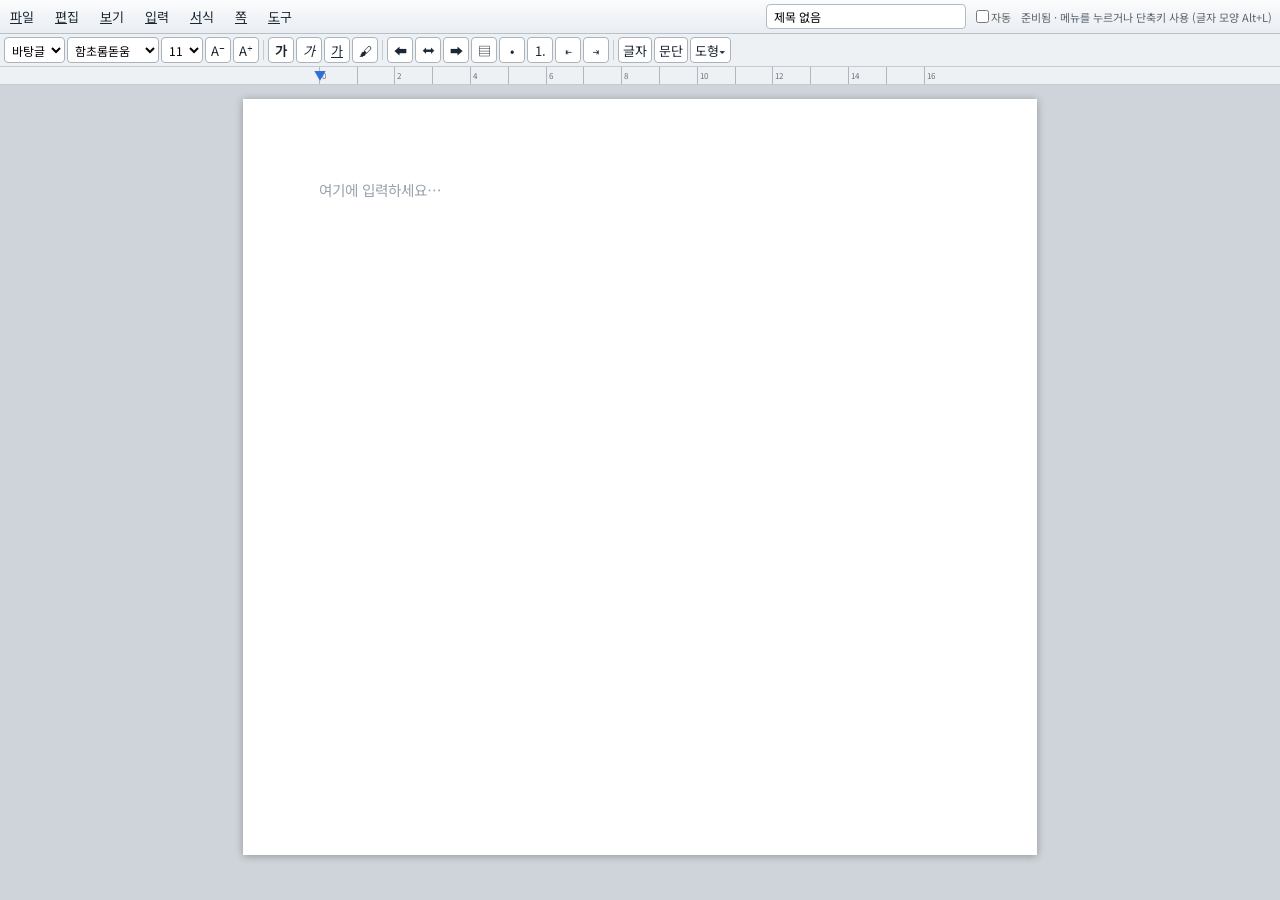
<file: index.html>
<!DOCTYPE html>
<html lang="ko">
<head>
<meta charset="utf-8">
<meta name="viewport" content="width=device-width, initial-scale=1">
<title>한워드</title>
<link rel="stylesheet" href="editor.css">
<meta name="description" content="한워드 — 설치 없이 브라우저에서 바로 쓰는 무료 한글 워드프로세서. HWPX·PDF·HTML 변환, 자동 저장, 한글 서식 편집.">
<meta name="keywords" content="한글 워드프로세서, 온라인 워드, 무료 워드프로세서, 웹 문서편집기, HWPX, 한워드, hwp 변환, hanword">
<meta name="robots" content="index, follow">
  <meta name="google-site-verification" content="mN7aCFzYx5FIYJWHyknNnNl33EuWTQPsjoKomW9cOM0">
  <meta name="naver-site-verification" content="97799c5bd100fdd92e61cc802711483b612ce0b4">
<meta property="og:type" content="website">
<meta property="og:title" content="한워드 — 무료 온라인 한글 워드프로세서">
<meta property="og:description" content="설치 없이 브라우저에서 바로 쓰는 무료 한글 워드프로세서. HWPX·PDF·HTML 변환 지원.">
<meta property="og:locale" content="ko_KR">
<meta name="twitter:card" content="summary">
<meta name="twitter:title" content="한워드 — 무료 온라인 한글 워드프로세서">
<meta name="twitter:description" content="설치 없이 브라우저에서 바로 쓰는 무료 한글 워드프로세서. HWPX·PDF·HTML 변환 지원.">
<script type="application/ld+json">{"@context":"https://schema.org","@type":"WebApplication","name":"한워드","applicationCategory":"BusinessApplication","operatingSystem":"Web","inLanguage":"ko","offers":{"@type":"Offer","price":"0","priceCurrency":"KRW"},"description":"설치 없이 브라우저에서 쓰는 무료 한글 워드프로세서. HWPX·PDF·HTML 변환, 자동 저장 지원."}</script>
</head>
<body>
  <!-- ① 메뉴 막대 + 문서이름/상태(메뉴 우측 빈 공간 활용) -->
  <div id="topbar">
    <div id="menubar"></div>
    <div id="infobar">
      <input id="docname" value="제목 없음" autocomplete="off" spellcheck="false">
      <label id="autosave-lbl" title="30초마다 자동 저장(끄면 Ctrl+S 수동)" style="font-size:11px;color:#666;display:inline-flex;align-items:center;gap:2px;white-space:nowrap;margin:0 4px"><input type="checkbox" id="autosave" style="margin:0;width:13px;height:13px"> 자동</label>
      <span id="status"></span>
    </div>
  </div>
  <!-- 풀다운 컨테이너 -->
  <div id="dropdown" class="hidden"></div>

  <!-- ② 서식 도구 상자 -->
  <div id="toolbar">
    <select id="styleSel" class="t-sel" title="스타일(F6)">
      <option value="P">바탕글</option>
      <option value="H1">제목 1</option>
      <option value="H2">제목 2</option>
      <option value="H3">제목 3</option>
    </select>
    <select id="fontSel" class="t-sel" title="글꼴">
      <option value='"함초롬돋움","NotoKR",sans-serif'>함초롬돋움</option>
      <option value='"함초롬바탕","NotoKR",serif'>함초롬바탕</option>
          <option value='"UnBatang","NotoKR",serif'>은바탕(KTUG)</option>
      <option value='"맑은 고딕","NotoKR",sans-serif'>맑은 고딕</option>
      <option value='"나눔고딕","NanumGothic","NotoKR",sans-serif'>나눔고딕</option>
      <option value='"굴림","NotoKR",sans-serif'>굴림</option>
      <option value='"돋움","NotoKR",sans-serif'>돋움</option>
      <option value='"바탕","NotoKR",serif'>바탕</option>
      <option value='"궁서","NotoKR",serif'>궁서</option>
      <option value='"HY견고딕","NotoKR",sans-serif'>HY견고딕</option>
      <option value='"D2Coding","NotoKR",monospace'>고정폭</option>
    </select>
    <select id="sizeSel" class="t-sel sm" title="글자 크기">
      <option>8</option><option>9</option><option>10</option><option selected>11</option>
      <option>12</option><option>14</option><option>16</option><option>18</option>
      <option>20</option><option>24</option><option>28</option><option>36</option>
    </select>
    <button class="t-btn" data-act="smaller" title="작게(Ctrl+[)">A⁻</button>
    <button class="t-btn" data-act="bigger" title="크게(Ctrl+])">A⁺</button>
    <span class="t-sep"></span>
    <button class="t-btn" data-act="bold" title="진하게(Ctrl+B)"><b>가</b></button>
    <button class="t-btn" data-act="italic" title="기울임(Ctrl+I)"><i>가</i></button>
    <button class="t-btn" data-act="underline" title="밑줄(Ctrl+U)"><u>가</u></button>
    <button class="t-btn" data-act="formatCopy" title="모양 복사(Alt+C)">🖌</button>
    <span class="t-sep"></span>
    <button class="t-btn" data-act="justifyLeft" title="왼쪽(Ctrl+Shift+L)">⬅</button>
    <button class="t-btn" data-act="justifyCenter" title="가운데(Ctrl+Shift+C)">⬌</button>
    <button class="t-btn" data-act="justifyRight" title="오른쪽(Ctrl+Shift+R)">➡</button>
    <button class="t-btn" data-act="justifyFull" title="양쪽(Ctrl+Shift+M)">▤</button>
    <button class="t-btn" data-act="insertUnorderedList" title="글머리표">•</button>
    <button class="t-btn" data-act="insertOrderedList" title="번호 매기기">1.</button>
    <button class="t-btn" data-act="indentLess" title="내어쓰기">⇤</button>
    <button class="t-btn" data-act="indentMore" title="들여쓰기">⇥</button>
    <span class="t-sep"></span>
    <button class="t-btn" data-act="charDlg" title="글자 모양(Alt+L)">글자</button>
    <button class="t-btn" data-act="paraDlg" title="문단 모양(Alt+T)">문단</button>
    <button class="t-btn" data-act="shapeBox" title="도형 그리기(사각형·원·선)">도형▾</button>
  </div>

  <!-- 표 도구 막대 (표 안에 커서 있을 때만 표시) -->
  <div id="tabletools" class="hidden">
    <span class="tt-label">표</span>
    <button class="t-btn" data-tt="placeChar" title="글자처럼 배치(정렬로 이동)">글자</button>
    <button class="t-btn" data-tt="placeFixed" title="고정 배치(손잡이로 끌어 이동)">고정</button>
    <button class="t-btn" data-tt="placeFloat" title="문단 배치(어울림: 글자가 표를 좌/우로 피해감)">문단</button>
    <button class="t-btn" data-tt="offXm" title="표 왼쪽(글자처럼)">↤</button>
    <button class="t-btn" data-tt="offXc" title="표 가운데(글자처럼)">▣</button>
    <button class="t-btn" data-tt="offXp" title="표 오른쪽(글자처럼)">↦</button>
    <button class="t-btn" data-tt="copyTable" title="복사: 셀블록(F5) 선택 시 블록만 복사 → 표 셀에 붙이면 채우고 본문에 붙이면 새 표 / 아니면 표 전체">복사</button>
    <button class="t-btn" data-tt="cutTable" title="표 오려두기">오림</button>
    <button class="t-btn danger" data-tt="delTable" title="표 삭제">표✕</button>
    <span class="t-sep"></span>
    <button class="t-btn" data-tt="rowAbove" title="위에 줄 추가">↑줄</button>
    <button class="t-btn" data-tt="rowBelow" title="아래에 줄 추가">↓줄</button>
    <button class="t-btn" data-tt="colLeft" title="왼쪽에 칸 추가">←칸</button>
    <button class="t-btn" data-tt="colRight" title="오른쪽에 칸 추가">칸→</button>
    <button class="t-btn" data-tt="delRow" title="줄 지우기">줄✕</button>
    <button class="t-btn" data-tt="delCol" title="칸 지우기">칸✕</button>
    <span class="t-sep"></span>
    <button class="t-btn" data-tt="merge" title="셀 합치기">병합</button>
    <button class="t-btn" data-tt="split" title="셀 나누기">나눔</button>
    <button class="t-btn" data-tt="joinTable" title="표 붙이기: 바로 아래 표와 합침(열 수 같을 때)">표+</button>
    <button class="t-btn" data-tt="splitTable" title="표 나누기: 캐럿 행 기준 위/아래 두 표로">표−</button>
    <button class="t-btn" data-tt="border" title="셀 테두리 그리기(실선·점선·파선·이중선·숨김)">⊞</button>
    <input type="color" id="cellbg" value="#ffff99" title="셀 배경색(F5→C)" aria-hidden="true" style="position:absolute;left:-9999px;width:1px;height:1px;opacity:0">
  </div>

  <!-- 도형/개체 도구상자 — 도형▾ 토글 또는 개체 선택 시 도구모음 아래에 표시. 앞쪽=도형 그리기(작은 아이콘), 뒤=개체 편집 -->
  <div id="objtools" class="hidden">
    <span class="ot-label">도형</span>
    <button class="t-btn ins" data-shape="rect" title="사각형 그리기">▭</button>
    <button class="t-btn ins" data-shape="circle" title="원 그리기">◯</button>
    <button class="t-btn ins" data-shape="line" title="선 그리기">╱</button>
    <span class="t-sep"></span>
    <button class="t-btn" data-obj="place" title="배치 토글: 글자처럼→어울림좌→어울림우→자유배치">배치</button>
    <button class="t-btn" data-obj="rotL" title="왼쪽으로 15° 회전">↺</button>
    <button class="t-btn" data-obj="rotR" title="오른쪽으로 15° 회전">↻</button>
    <button class="t-btn" data-obj="flipH" title="좌우 반전">⇋</button>
    <button class="t-btn" data-obj="flipV" title="상하 반전">⇅</button>
    <button class="t-btn" data-obj="addsel" title="다중 선택 모드: 켠 뒤 개체들을 탭해 추가/해제">＋선택</button>
    <button class="t-btn" data-obj="group" title="선택 개체 묶기(2개 이상)">묶기</button>
    <button class="t-btn" data-obj="ungroup" title="묶은 개체 풀기">풀기</button>
    <button class="t-btn" data-obj="align" title="정렬/배분/같은 크기(2개 이상)">맞춤▾</button>
    <button class="t-btn" data-obj="zorder" title="겹침 순서(앞/뒤)">순서▾</button>
    <button class="t-btn" data-obj="crop" title="이미지 자르기">✂</button>
    <button class="t-btn" data-obj="style" title="도형 색·선 스타일">스타일▾</button>
    <button class="t-btn" data-obj="copy" title="개체 복사(붙이기로 삽입)">복사</button>
    <button class="t-btn danger" data-obj="del" title="개체 삭제(또는 Delete)">✕</button>
  </div>
  <div id="aligntools" class="hidden">
    <button class="t-btn" data-al="left" title="왼쪽 맞춤">⇤</button>
    <button class="t-btn" data-al="hcenter" title="가로 가운데 맞춤">⇔</button>
    <button class="t-btn" data-al="right" title="오른쪽 맞춤">⇥</button>
    <button class="t-btn" data-al="top" title="위 맞춤">⤒</button>
    <button class="t-btn" data-al="vcenter" title="세로 가운데 맞춤">⇕</button>
    <button class="t-btn" data-al="bottom" title="아래 맞춤">⤓</button>
    <button class="t-btn" data-al="disth" title="가로 간격 동일(3개+)">↔</button>
    <button class="t-btn" data-al="distv" title="세로 간격 동일(3개+)">↕</button>
    <button class="t-btn" data-al="samew" title="폭 같게(대표 기준)">◫</button>
    <button class="t-btn" data-al="sameh" title="높이 같게(대표 기준)">⬓</button>
  </div>
  <div id="croptools" class="hidden">
    <button class="t-btn" data-crop="t" title="위쪽 자르기">위↓</button>
    <button class="t-btn" data-crop="b" title="아래쪽 자르기">아래↑</button>
    <button class="t-btn" data-crop="l" title="왼쪽 자르기">왼→</button>
    <button class="t-btn" data-crop="r" title="오른쪽 자르기">오른←</button>
    <button class="t-btn" data-crop="t-" title="위쪽 되돌리기">위↑</button>
    <button class="t-btn" data-crop="b-" title="아래쪽 되돌리기">아래↓</button>
    <button class="t-btn" data-crop="l-" title="왼쪽 되돌리기">왼←</button>
    <button class="t-btn" data-crop="r-" title="오른쪽 되돌리기">오른→</button>
    <button class="t-btn" data-crop="reset" title="자르기 초기화">초기화</button>
  </div>
  <div id="zordertools" class="hidden">
    <button class="t-btn" data-z="front" title="맨 앞으로">⤒ 맨앞</button>
    <button class="t-btn" data-z="forward" title="한 단계 앞으로">↑ 앞으로</button>
    <button class="t-btn" data-z="backward" title="한 단계 뒤로">↓ 뒤로</button>
    <button class="t-btn" data-z="back" title="맨 뒤로">⤓ 맨뒤</button>
    <button class="t-btn" data-z="textfront" title="글 바로 앞으로">글앞</button>
    <button class="t-btn" data-z="textback" title="글 뒤로(배경처럼 글이 위에)">글뒤</button>
  </div>
  <div id="placetools" class="hidden">
    <button class="t-btn" data-pl="char" title="글자처럼: 글 흐름 속에서 큰 글자 취급(기본)">글자</button>
    <button class="t-btn" data-pl="float" title="어울림 왼쪽: 글이 오른쪽으로 감쌈">어울림좌</button>
    <button class="t-btn" data-pl="floatR" title="어울림 오른쪽: 글이 왼쪽으로 감쌈">어울림우</button>
    <button class="t-btn" data-pl="fixed" title="쪽 고정: 글과 무관하게 그 자리에 붙박이">고정</button>
  </div>
  <div id="shapetools" class="hidden">
    <div class="strow">
      <button class="t-btn tgt on" data-target="fill" title="색을 채우기에 적용">채우기</button>
      <button class="t-btn tgt" data-target="stroke" title="색을 선에 적용">선색</button>
      <button class="t-btn" data-fill="none" title="채우기 없음(투명)">없음</button>
    </div>
    <div class="palette" id="sh-palette"></div>
    <div class="strow">
      <span class="stlbl">선</span>
      <button class="t-btn" data-sw="-1" title="선 얇게">−</button>
      <button class="t-btn" data-sw="1" title="선 굵게">+</button>
      <button class="t-btn" data-dash="solid" title="실선">실</button>
      <button class="t-btn" data-dash="dash" title="파선">┄</button>
      <button class="t-btn" data-dash="dot" title="점선">⋯</button>
    </div>
  </div>

  <!-- 눈금자(들여쓰기 드래그) -->
  <div id="ruler"><div class="ticks"></div><div id="indentMarker" title="왼쪽 들여쓰기">▼</div></div>

  <!-- ④ 문서 편집 영역 -->
  <div id="pagewrap">
    <div id="page" contenteditable="true" spellcheck="false"><p><br></p></div>
  </div>

  <!-- ===== 대화상자들 ===== -->
  <div class="modal hidden" id="m-open"><div class="dlg">
    <div class="dlg-h"><span id="m-open-title">불러오기</span><button class="dlg-x" data-close>✕</button></div>
    <div class="dlg-b"><div id="doclist"></div></div>
  </div></div>

  <div class="modal hidden" id="m-char"><div class="dlg">
    <div class="dlg-h">글자 모양<button class="dlg-x" data-close>✕</button></div>
    <div class="dlg-b">
      <div class="frow"><label>글꼴</label>
        <select id="c-font"><option value='"함초롬돋움","NotoKR",sans-serif'>함초롬돋움</option>
          <option value='"함초롬바탕","NotoKR",serif'>함초롬바탕</option>
          <option value='"UnBatang","NotoKR",serif'>은바탕(KTUG)</option>
          <option value='"맑은 고딕","NotoKR",sans-serif'>맑은 고딕</option>
          <option value='"나눔고딕","NanumGothic","NotoKR",sans-serif'>나눔고딕</option>
          <option value='"굴림","NotoKR",sans-serif'>굴림</option>
          <option value='"돋움","NotoKR",sans-serif'>돋움</option>
          <option value='"바탕","NotoKR",serif'>바탕</option>
          <option value='"궁서","NotoKR",serif'>궁서</option>
          <option value='"HY견고딕","NotoKR",sans-serif'>HY견고딕</option>
          <option value='"D2Coding","NotoKR",monospace'>고정폭</option></select></div>
      <div class="frow"><label>기준 크기</label>
        <input id="c-size" type="number" min="6" max="96" value="11"> pt</div>
      <div class="frow"><label>속성</label>
        <span class="attrs">
          <button class="att" data-att="bold"><b>진하게</b></button>
          <button class="att" data-att="italic"><i>기울임</i></button>
          <button class="att" data-att="underline"><u>밑줄</u></button>
          <button class="att" data-att="strike"><s>취소선</s></button>
          <button class="att" data-att="superscript" title="위 첨자">x²</button>
          <button class="att" data-att="subscript" title="아래 첨자">x₂</button>
        </span></div>
      <div class="frow"><label>글자색</label>
        <input id="c-color" type="hidden" value="#000000">
        <span id="c-color-cur" class="cur-sw" title="현재 글자색"></span>
        <div class="cpalette" data-for="c-color" data-cur="c-color-cur"></div>
      </div>
      <div class="frow"><label>자간</label><input id="c-spacing" type="number" min="-4" max="15" step="0.5" value="0"> pt</div>
      <div class="frow"><label>음영색</label>
        <input id="c-bg" type="hidden" value="#ffffff" data-none="1">
        <span id="c-bg-cur" class="cur-sw" title="현재 음영색"></span>
        <div class="cpalette" data-for="c-bg" data-cur="c-bg-cur"></div>
        <button id="c-bg-none" class="mini">없음</button></div>
    </div>
    <div class="dlg-f"><button class="ok" data-act="charApply">설정</button><button data-close>취소</button></div>
  </div></div>

  <div class="modal hidden" id="m-para"><div class="dlg">
    <div class="dlg-h">문단 모양<button class="dlg-x" data-close>✕</button></div>
    <div class="dlg-b">
      <div class="frow"><label>정렬 방식</label>
        <span class="seg" id="p-align">
          <button data-al="left">왼쪽</button><button data-al="center">가운데</button>
          <button data-al="right">오른쪽</button><button data-al="justify">양쪽</button></span></div>
      <div class="frow"><label>줄 간격</label><input id="p-line" type="number" min="80" max="300" step="10" value="160"> %</div>
      <div class="frow"><label>왼쪽 여백</label><input id="p-ml" type="number" min="0" max="150" value="0"> pt</div>
      <div class="frow"><label>오른쪽 여백</label><input id="p-mr" type="number" min="0" max="150" value="0"> pt</div>
      <div class="frow"><label>첫 줄</label>
        <select id="p-indkind"><option value="0">보통</option><option value="1">들여쓰기</option><option value="-1">내어쓰기</option></select>
        <input id="p-ind" type="number" min="0" max="75" value="0"> pt</div>
      <div class="frow"><label>문단 위/아래</label>
        <input id="p-st" type="number" min="0" max="75" value="0"> / <input id="p-sb" type="number" min="0" max="75" value="0"> pt</div>
    </div>
    <div class="dlg-f"><button class="ok" data-act="paraApply">설정</button><button data-close>취소</button></div>
  </div></div>

  <div class="modal hidden" id="m-page"><div class="dlg">
    <div class="dlg-h">편집 용지<button class="dlg-x" data-close>✕</button></div>
    <div class="dlg-b">
      <div class="frow"><label>용지 종류</label>
        <select id="pg-paper">
          <option value="A3">A3 (297×420)</option>
          <option value="A4">A4 (210×297)</option>
          <option value="A5">A5 (148×210)</option>
          <option value="A6">A6 (105×148)</option>
          <option value="B4">B4 (257×364)</option>
          <option value="B5">B5 (182×257)</option>
          <option value="B6">B6 (128×182)</option>
          <option value="Letter">Letter (216×279)</option>
          <option value="Legal">Legal (216×356)</option>
          <option value="Tabloid">Tabloid (279×432)</option>
        </select></div>
      <div class="frow"><label>용지 방향</label>
        <span class="seg" id="pg-orient"><button data-or="portrait">세로</button><button data-or="landscape">가로</button></span></div>
      <div class="frow"><label>여백 미리 설정</label>
        <select id="pg-preset" title="여백 묶음 설정(선택 시 아래 여백 칸을 채움)">
          <option value="">직접 입력</option>
          <option value="default">기본 (사방 20mm)</option>
          <option value="gov">공문서 A4 (위30·왼20·오15·아래15)</option>
        </select></div>
      <div class="frow"><label>위/아래 여백</label>
        <input id="pg-mt" type="number" min="0" max="60" value="20"> / <input id="pg-mb" type="number" min="0" max="60" value="20"> mm</div>
      <div class="frow"><label>왼/오른 여백</label>
        <input id="pg-ml" type="number" min="0" max="60" value="20"> / <input id="pg-mr" type="number" min="0" max="60" value="20"> mm</div>
      <div class="frow"><label>쪽 테두리</label>
        <select id="pg-border">
          <option value="">없음</option>
          <option value="solid">실선</option>
          <option value="dotted">점선</option>
          <option value="dashed">파선</option>
          <option value="double">이중선</option>
        </select>
        <select id="pg-border-w">
          <option value="1">1px</option>
          <option value="2">2px</option>
          <option value="3">3px</option>
        </select></div>
      <div class="frow"><label>쪽 배경색</label>
        <input id="pg-bg" type="hidden"><span id="pg-bg-cur" class="cur-sw"></span>
        <div class="cpalette" data-for="pg-bg" data-cur="pg-bg-cur"></div>
        <button class="t-btn" id="pg-bg-none" type="button" title="배경색 없음">없음</button></div>
      <div class="frow"><label>배경 그림 <span style="color:#c00000">(계획중)</span></label>
        <span id="pg-bg-img-st" style="font-size:12px;color:#556">없음</span>
        <button class="t-btn" id="pg-bg-clear" type="button" title="배경 그림 지우기" disabled>지우기</button>
        <select id="pg-bg-size" title="배경 그림 채움" disabled>
          <option value="cover">꽉 채움</option>
          <option value="contain">맞춤</option>
          <option value="repeat">바둑판</option>
        </select></div>
      <div class="dlg-hint">쪽 배경 <b>그림</b>: 문서에 그림을 넣고 선택 → 쪽 메뉴의 <b>선택 그림을 쪽 배경으로</b> 지정. 채움방식은 위에서 조절. ⚠️한글(HWPX) 저장에는 배경이 포함되지 않습니다(비호환).</div>
    </div>
    <div class="dlg-f"><button class="ok" data-act="pageApply">설정</button><button data-close>취소</button></div>
  </div></div>

  <div class="modal hidden" id="m-find"><div class="dlg">
    <div class="dlg-h">찾기 / 바꾸기<button class="dlg-x" data-close>✕</button></div>
    <div class="dlg-b">
      <div class="frow"><label>찾을 내용</label><input id="f-q" type="text"></div>
      <div class="frow"><label>바꿀 내용</label><input id="f-r" type="text"></div>
      <div class="frow"><label>옵션</label><span class="attrs">
        <label class="opt"><input type="checkbox" id="f-case"> 대/소문자</label>
        <label class="opt"><input type="checkbox" id="f-word"> 낱말 단위</label>
        <label class="opt"><input type="checkbox" id="f-regex"> 정규식</label>
      </span></div>
      <div class="frow"><label></label><span id="f-count" class="meta"></span></div>
    </div>
    <div class="dlg-f">
      <button data-act="findPrev">◀ 이전</button>
      <button class="ok" data-act="findNext">다음 ▶</button>
      <button data-act="replaceOne">바꾸기</button>
      <button data-act="replaceAll">모두 바꿈</button>
      <button data-close>닫기</button>
    </div>
  </div></div>

  <div class="modal hidden" id="m-link"><div class="dlg">
    <div class="dlg-h" id="m-link-h">하이퍼링크<button class="dlg-x" data-close>✕</button></div>
    <div class="dlg-b">
      <div class="frow"><label>주소(URL)</label><input id="lk-url" type="text" placeholder="https://example.com 또는 name@메일"></div>
      <div class="frow"><label>표시 문구</label><input id="lk-text" type="text" placeholder="(비우면 선택 텍스트/주소 사용)"></div>
      <div class="dlg-hint">Ctrl+클릭으로 링크를 엽니다. http/https/mailto만 허용됩니다.</div>
    </div>
    <div class="dlg-f"><button class="ok" data-act="linkApply">적용</button><button id="m-link-rm" data-act="linkRemove">링크 제거</button><button data-close>취소</button></div>
  </div></div>

  <div class="modal hidden" id="m-table"><div class="dlg">
    <div class="dlg-h">표 만들기<button class="dlg-x" data-close>✕</button></div>
    <div class="dlg-b">
      <div class="frow"><label>줄 수</label><input id="tb-r" type="number" min="1" max="30" value="3"></div>
      <div class="frow"><label>칸 수</label><input id="tb-c" type="number" min="1" max="12" value="3"></div>
    </div>
    <div class="dlg-f"><button class="ok" data-act="tableApply">만들기</button><button data-close>취소</button></div>
  </div></div>

  <div class="modal hidden" id="m-split"><div class="dlg">
    <div class="dlg-h">셀 나누기<button class="dlg-x" data-close>✕</button></div>
    <div class="dlg-b">
      <div class="frow"><label>줄 수</label><input id="sp-r" type="number" min="1" max="20" value="2"></div>
      <div class="frow"><label>칸 수</label><input id="sp-c" type="number" min="1" max="12" value="2"></div>
    </div>
    <div class="dlg-f"><button class="ok" data-act="splitApply">나누기</button><button data-close>취소</button></div>
  </div></div>

  <div class="modal hidden" id="m-cellborder"><div class="dlg">
    <div class="dlg-h">셀 테두리 · 배경색<button class="dlg-x" data-close>✕</button></div>
    <div class="dlg-b">
      <div class="frow"><label>선 종류</label>
        <div class="lsel" id="ls-style">
          <button type="button" class="lsel-btn" id="ls-style-btn"><span class="lprev" data-prev="solid"></span><span class="lsel-txt">실선</span><span class="lsel-arrow">▾</span></button>
          <div class="lsel-list hidden">
            <button type="button" class="bstyle on" data-style="solid"><span class="lprev" data-prev="solid"></span>실선</button>
            <button type="button" class="bstyle" data-style="dotted"><span class="lprev" data-prev="dotted"></span>점선</button>
            <button type="button" class="bstyle" data-style="dashed"><span class="lprev" data-prev="dashed"></span>파선</button>
            <button type="button" class="bstyle" data-style="double"><span class="lprev" data-prev="double"></span>이중선</button>
            <button type="button" class="bstyle" data-style="hidden"><span class="lprev" data-prev="hidden"></span>숨김</button>
          </div>
        </div>
      </div>
      <div class="frow"><label>선 굵기</label>
        <div class="lsel" id="ls-width">
          <button type="button" class="lsel-btn" id="ls-width-btn"><span class="lprev" data-prev="w1"></span><span class="lsel-txt">1px</span><span class="lsel-arrow">▾</span></button>
          <div class="lsel-list hidden">
            <button type="button" class="bwidth on" data-w="1"><span class="lprev" data-prev="w1"></span>1px</button>
            <button type="button" class="bwidth" data-w="2"><span class="lprev" data-prev="w2"></span>2px</button>
            <button type="button" class="bwidth" data-w="3"><span class="lprev" data-prev="w3"></span>3px</button>
          </div>
        </div>
      </div>
      <div class="frow"><label>적용 위치</label>
        <div class="bgrp">
          <button class="bplace" data-place="outer">⊞ 바깥</button>
          <button class="bplace" data-place="inner">▦ 안쪽</button>
          <button class="bplace" data-place="all">▩ 전체</button>
          <button class="bplace" data-place="none">▢ 없음</button>
        </div>
      </div>
      <div class="frow"><label></label>
        <div class="bgrp">
          <button class="bplace" data-place="top">▔ 위</button>
          <button class="bplace" data-place="bottom">▁ 아래</button>
          <button class="bplace" data-place="left">▏ 왼쪽</button>
          <button class="bplace" data-place="right">▕ 오른쪽</button>
        </div>
      </div>
      <div class="frow"><label>배경색</label>
        <div class="cbgpal" id="cbg-pal"></div>
      </div>
      <div class="frow"><label></label>
        <button class="t-btn" id="cbg-none" type="button" title="셀 배경 없음">없음</button>
      </div>
      <div class="dlg-hint">선 종류·굵기를 고르고 위치를 누르면 바로 적용됩니다. 이중선은 3px 고정. 배경색은 견본을 누르면 선택 셀에 바로 칠해집니다. (셀은 F5나 드래그로 선택)</div>
    </div>
    <div class="dlg-f"><button data-close>닫기</button></div>
  </div></div>

  <div class="modal hidden" id="m-headfoot"><div class="dlg">
    <div class="dlg-h">머리말 / 꼬리말 / 쪽 번호<button class="dlg-x" data-close>✕</button></div>
    <div class="dlg-b">
      <div class="frow"><label>머리말</label><input id="hf-header" type="text" placeholder="문서 위쪽 가운데"></div>
      <div class="frow"><label></label><label style="display:flex;align-items:center;gap:6px;cursor:pointer"><input id="hf-oddeven" type="checkbox"> 홀수/짝수 쪽 다르게</label></div>
      <div class="frow hf-oe hidden"><label>홀수쪽 머리말</label><input id="hf-header-odd" type="text" placeholder="1, 3, 5… 쪽"></div>
      <div class="frow hf-oe hidden"><label>짝수쪽 머리말</label><input id="hf-header-even" type="text" placeholder="2, 4, 6… 쪽"></div>
      <div class="frow"><label>꼬리말</label><input id="hf-footer" type="text" placeholder="쪽 번호 없을 때만"></div>
      <div class="frow"><label>쪽 번호</label>
        <select id="hf-pagenum"><option value="">없음</option><option value="center">아래 가운데</option><option value="right">아래 오른쪽</option><option value="left">아래 왼쪽</option></select></div>
      <div class="frow"><label>번호 형식</label>
        <select id="hf-pnformat"><option value="1">1, 2, 3</option><option value="circ">①, ②, ③</option><option value="roman">i, ii, iii</option><option value="hangul">가, 나, 다</option></select></div>
      <div class="frow"><label>시작 번호</label><input id="hf-pnstart" type="number" min="1" step="1" value="1" style="width:80px"></div>
    </div>
    <div class="dlg-f"><button class="ok" data-act="headFootApply">설정</button><button data-close>취소</button></div>
  </div></div>

  <div class="modal hidden" id="m-stats"><div class="dlg">
    <div class="dlg-h">글자 수 / 문서 정보<button class="dlg-x" data-close>✕</button></div>
    <div class="dlg-b">
      <div class="frow"><label>글자 수(공백 포함)</label><span id="st-ch" class="meta"></span></div>
      <div class="frow"><label>글자 수(공백 제외)</label><span id="st-chnos" class="meta"></span></div>
      <div class="frow"><label>단어 수</label><span id="st-words" class="meta"></span></div>
      <div class="frow"><label>문단 수</label><span id="st-paras" class="meta"></span></div>
      <div class="frow"><label>표 / 그림</label><span id="st-obj" class="meta"></span></div>
    </div>
    <div class="dlg-f"><button class="ok" data-close>닫기</button></div>
  </div></div>

  <div class="modal hidden" id="m-quit"><div class="dlg">
    <div class="dlg-h">끝내기<button class="dlg-x" data-close>✕</button></div>
    <div class="dlg-b"><p style="margin:.2em 0">저장하지 않은 변경이 있습니다. 저장할까요?</p></div>
    <div class="dlg-f"><button class="ok" id="quit-save">저장 후 끝</button><button id="quit-discard">저장 안 함</button><button id="quit-cancel">취소</button></div>
  </div></div>

  <div class="modal hidden" id="m-toc"><div class="dlg">
    <div class="dlg-h">목차 생성<button class="dlg-x" data-close>✕</button></div>
    <div class="dlg-b"><p id="toc-info" style="font-size:13px;line-height:1.6;margin:0">1페이지 맨 앞에 목차를 생성합니다.</p></div>
    <div class="dlg-f"><button class="ok" data-act="tocGenDo">생성</button><button data-close>취소</button></div>
  </div></div>

  <div class="modal hidden" id="m-pdfmode"><div class="dlg">
    <div class="dlg-h">PDF 열기 방식<button class="dlg-x" data-close>✕</button></div>
    <div class="dlg-b"><p style="font-size:13px;line-height:1.6;margin:0">PDF를 어떻게 열까요?<br><b>그대로</b> — 쪽을 그림으로 렌더(원본 그대로, 편집 불가·표·서식 유지).<br><b>글자만</b> — 글자를 뽑아 문단으로(편집 가능, 원래 배치는 사라짐).</p></div>
    <div class="dlg-f"><button class="ok" data-act="pdfModeImage">그대로</button><button data-act="pdfModeText">글자만</button><button data-close>취소</button></div>
  </div></div>

  <div class="modal hidden" id="m-spell"><div class="dlg">
    <div class="dlg-h">맞춤법 검사 (자주 틀리는 말)<button class="dlg-x" data-close>✕</button></div>
    <div class="dlg-b"><div id="spell-list"></div></div>
    <div class="dlg-f"><button class="ok" data-act="spellFixAll">모두 고치기</button><button data-close>닫기</button></div>
  </div></div>

  <div class="modal hidden" id="m-symbol"><div class="dlg">
    <div class="dlg-h">특수 문자<button class="dlg-x" data-close>✕</button></div>
    <div class="dlg-b"><div id="symtabs"></div><div id="symgrid"></div></div>
    <div class="dlg-f"><button class="ok" data-close>닫기</button></div>
  </div></div>

  <div class="modal hidden" id="m-list"><div class="dlg">
    <div class="dlg-h">목록 속성<button class="dlg-x" data-close>✕</button></div>
    <div class="dlg-b">
      <div class="frow"><label>스타일</label><select id="ls-type"></select></div>
      <div class="frow" id="ls-startrow"><label>시작 번호</label><input id="ls-start" type="number" min="1" max="9999" value="1"></div>
    </div>
    <div class="dlg-f"><button class="ok" data-act="listApply">적용</button><button data-close>취소</button></div>
  </div></div>

  <div class="modal hidden" id="m-style"><div class="dlg">
    <div class="dlg-h">스타일<button class="dlg-x" data-close>✕</button></div>
    <div class="dlg-b"><div id="stylelist">
      <button class="mi" data-block="P">바탕글</button>
      <button class="mi" data-block="H1">제목 1</button>
      <button class="mi" data-block="H2">제목 2</button>
      <button class="mi" data-block="H3">제목 3</button>
    </div></div>
    <div class="dlg-f"><button class="ok" data-close>닫기</button></div>
  </div></div>

  <div id="ctxmenu" class="hidden">
    <div id="ctx-tbl" class="hidden"><!-- 표 안에서 우클릭 시에만 표시(웹포팅 복원 2026-07-17: #9 주인 승인 표 ctx메뉴 — embed 분기가 미포함) -->
      <button class="ctx" data-act="rowAbove">위에 줄 추가</button>
      <button class="ctx" data-act="rowBelow">아래에 줄 추가</button>
      <button class="ctx" data-act="colLeft">왼쪽에 칸 추가</button>
      <button class="ctx" data-act="colRight">오른쪽에 칸 추가</button>
      <button class="ctx sep" data-act="delRow">줄 지우기</button>
      <button class="ctx" data-act="delCol">칸 지우기</button>
      <button class="ctx sep" data-act="merge">셀 합치기</button>
      <button class="ctx" data-act="split">셀 나누기</button>
      <button class="ctx sep" data-act="border">셀 테두리 그리기…</button>
      <button class="ctx" data-act="delTable">표 지우기</button>
    </div>
    <button class="ctx" data-act="cut">오려 두기</button>
    <button class="ctx" data-act="copy">복사하기</button>
    <button class="ctx" data-act="paste">붙이기</button>
    <button class="ctx" data-act="selectall">모두 선택</button>
    <button class="ctx sep" data-act="charDlg">글자 모양</button>
    <button class="ctx" data-act="paraDlg">문단 모양</button>
  </div>

  <div id="toast" class="hidden"></div>

<script src="wp-core.js"></script>
<script src="wp-format.js"></script>
<script src="wp-table.js"></script>
<script src="wp-find.js"></script>
<script src="wp-io.js"></script>
<script src="wp-input.js"></script>
<script src="wp-obj.js"></script>
<script src="wp-ruler.js"></script>
<script src="wp-page.js"></script>
<script src="wp-preview.js"></script>
<script src="wp-fullview.js"></script>
<script src="wp-print.js"></script>
<script src="wp-board.js"></script>
<script src="wp-embed.js"></script>
<script>if(/[?&]debug=1(&|$)/.test(location.search)&&!/[?&]embed=1(&|$)/.test(location.search)){var s=document.createElement("script");s.src="/debug.js";document.body.appendChild(s);}</script>
</body>
</html>
</file>
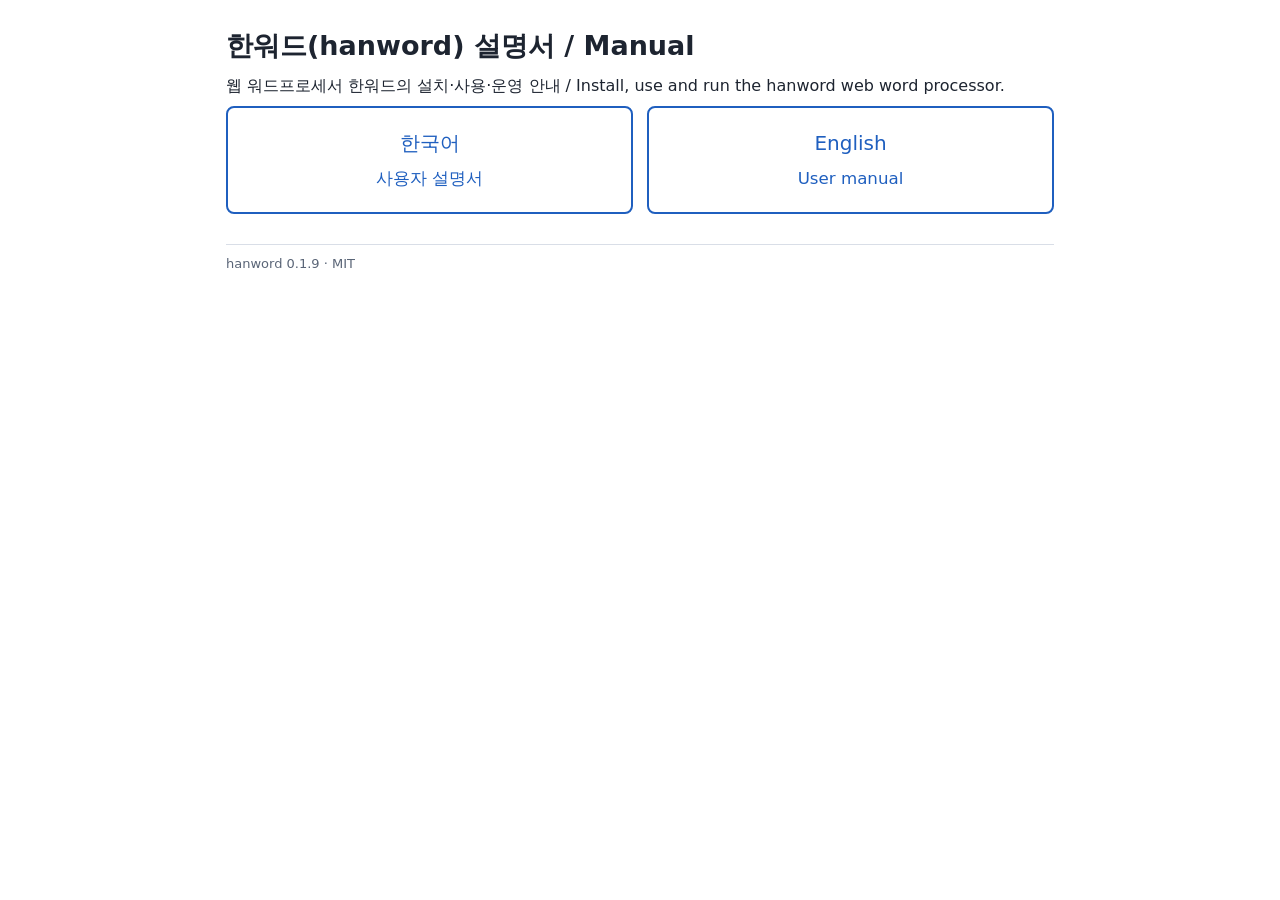
<file: docs/manual/index.html>
<!doctype html>
<html lang="ko"><head><meta charset="utf-8"><meta name="viewport" content="width=device-width,initial-scale=1">
<title>hanword Manual</title><link rel="stylesheet" href="manual.css"></head><body>
<div class="wrap"><h1>한워드(hanword) 설명서 / Manual</h1>
<p>웹 워드프로세서 한워드의 설치·사용·운영 안내 / Install, use and run the hanword web word processor.</p>
<div class="lang"><a href="ko/index.html">한국어<br><small>사용자 설명서</small></a><a href="en/index.html">English<br><small>User manual</small></a></div>
<footer>hanword 0.1.9 · MIT</footer></div></body></html>
</file>
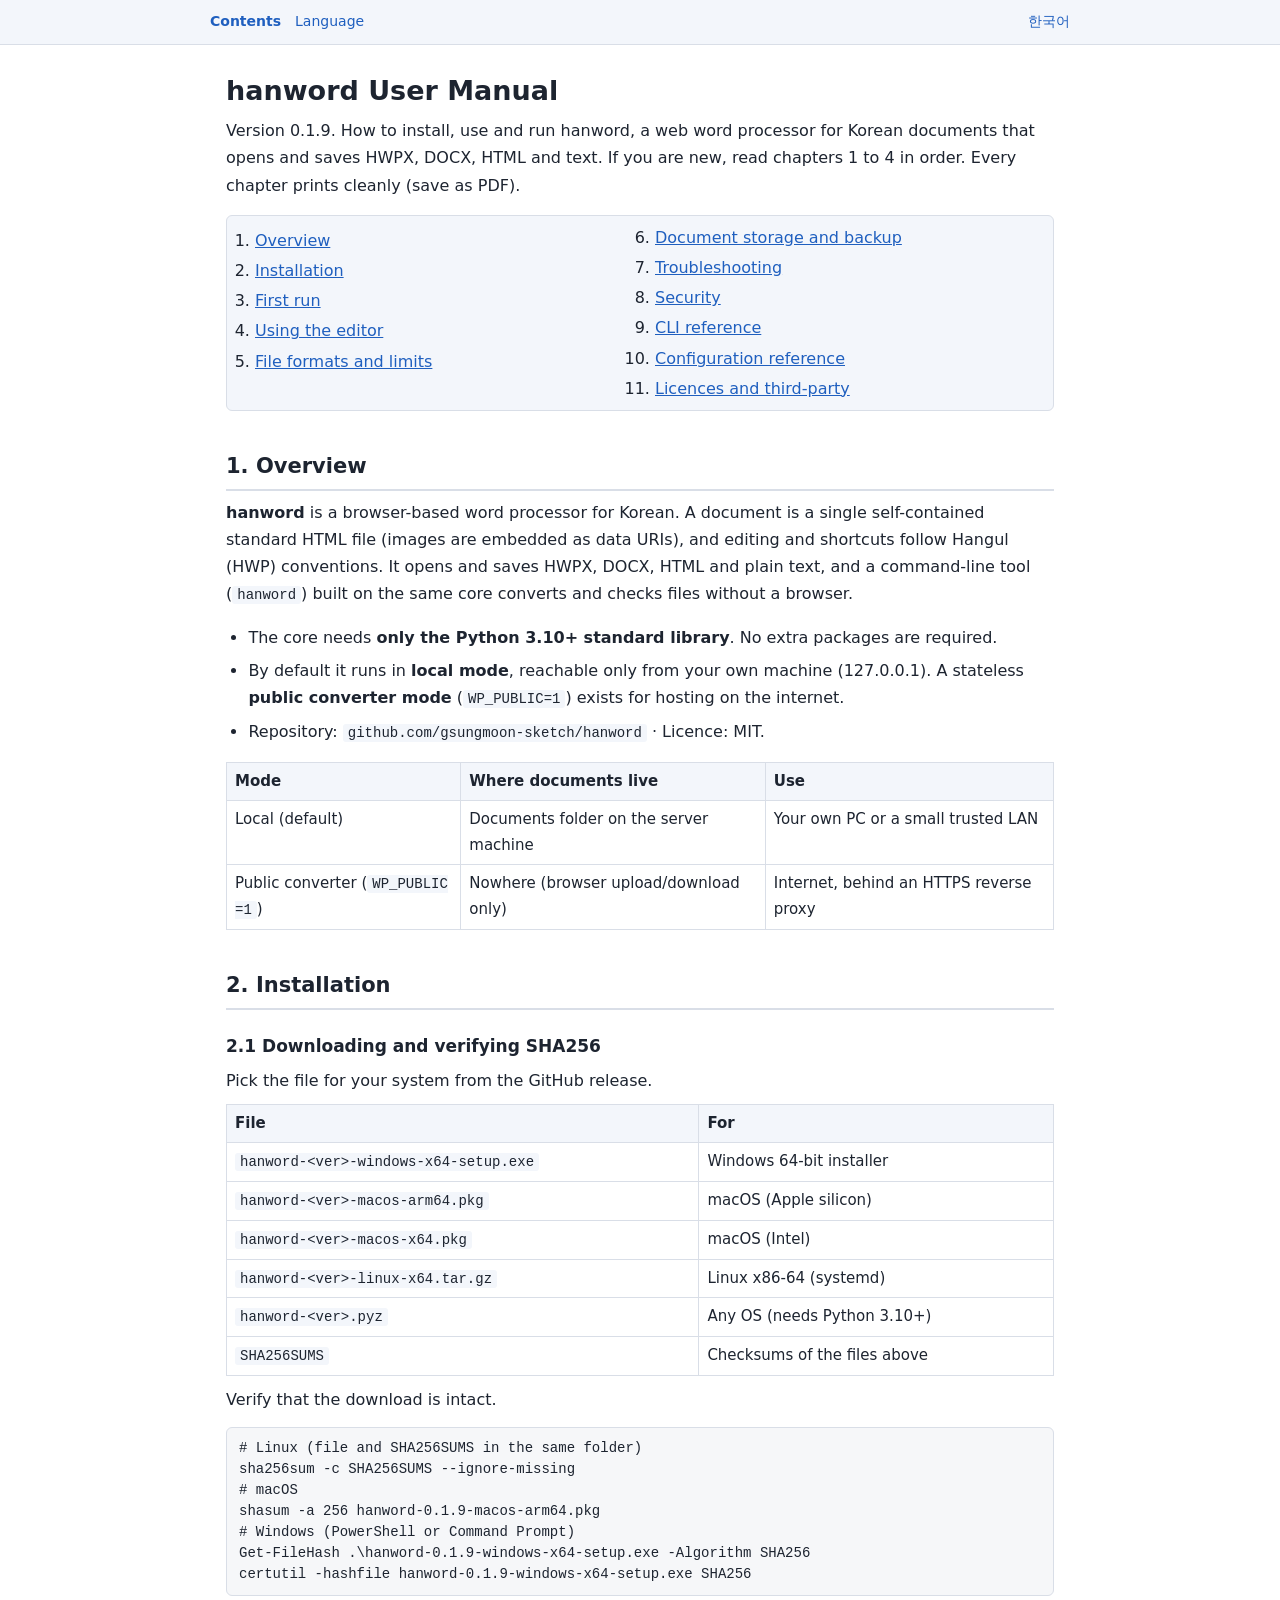
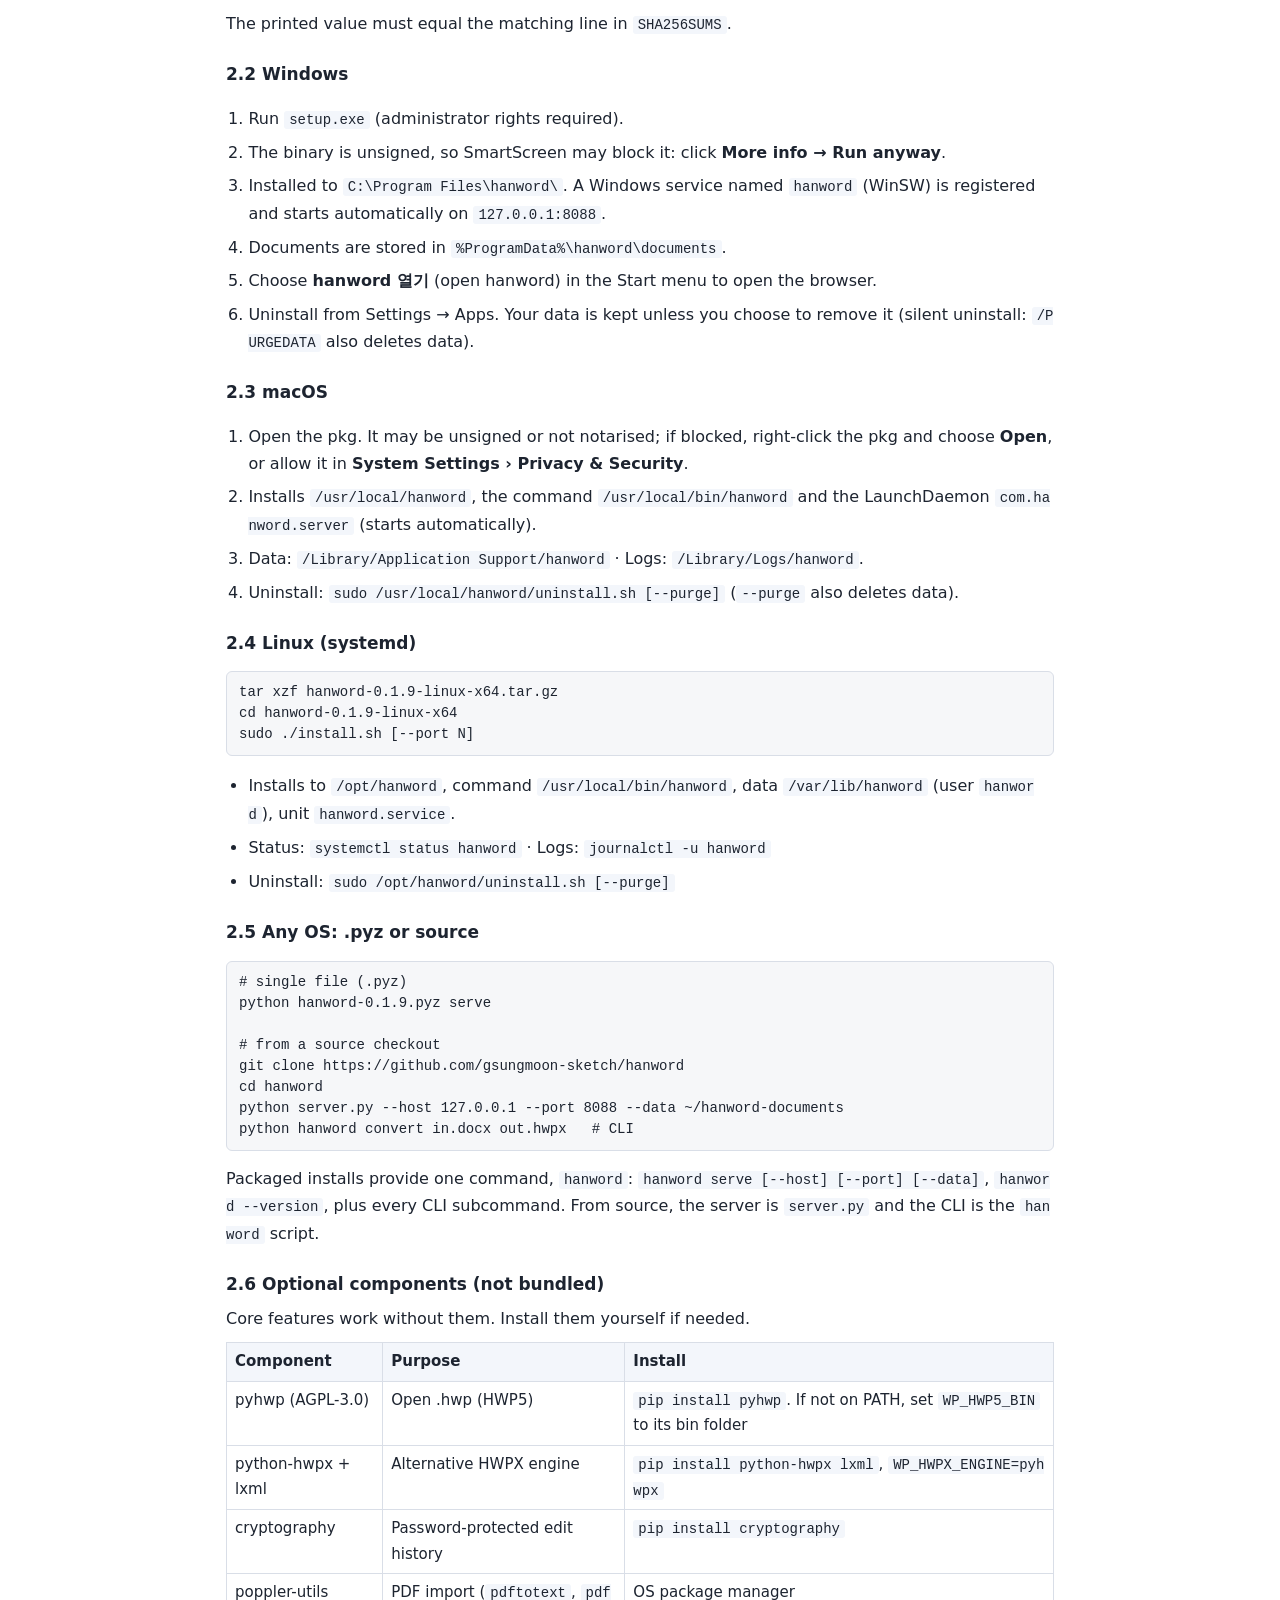
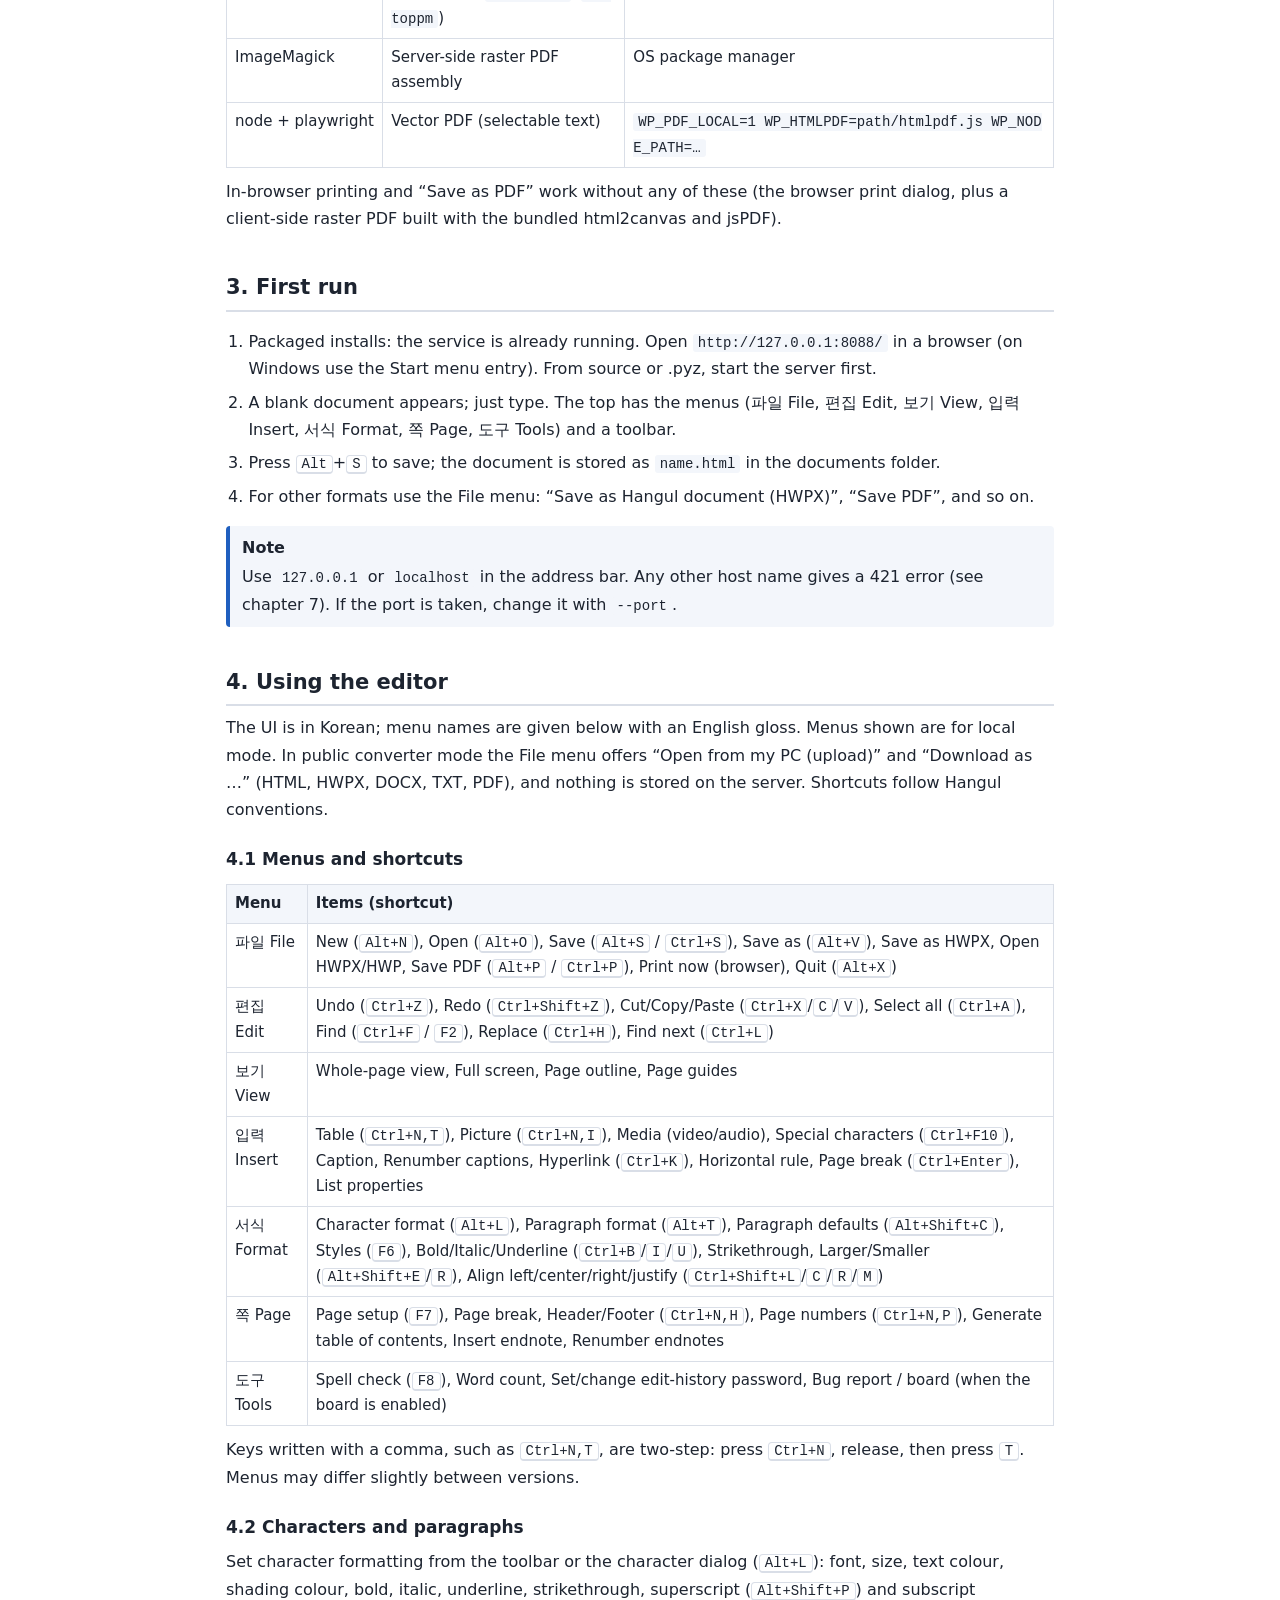
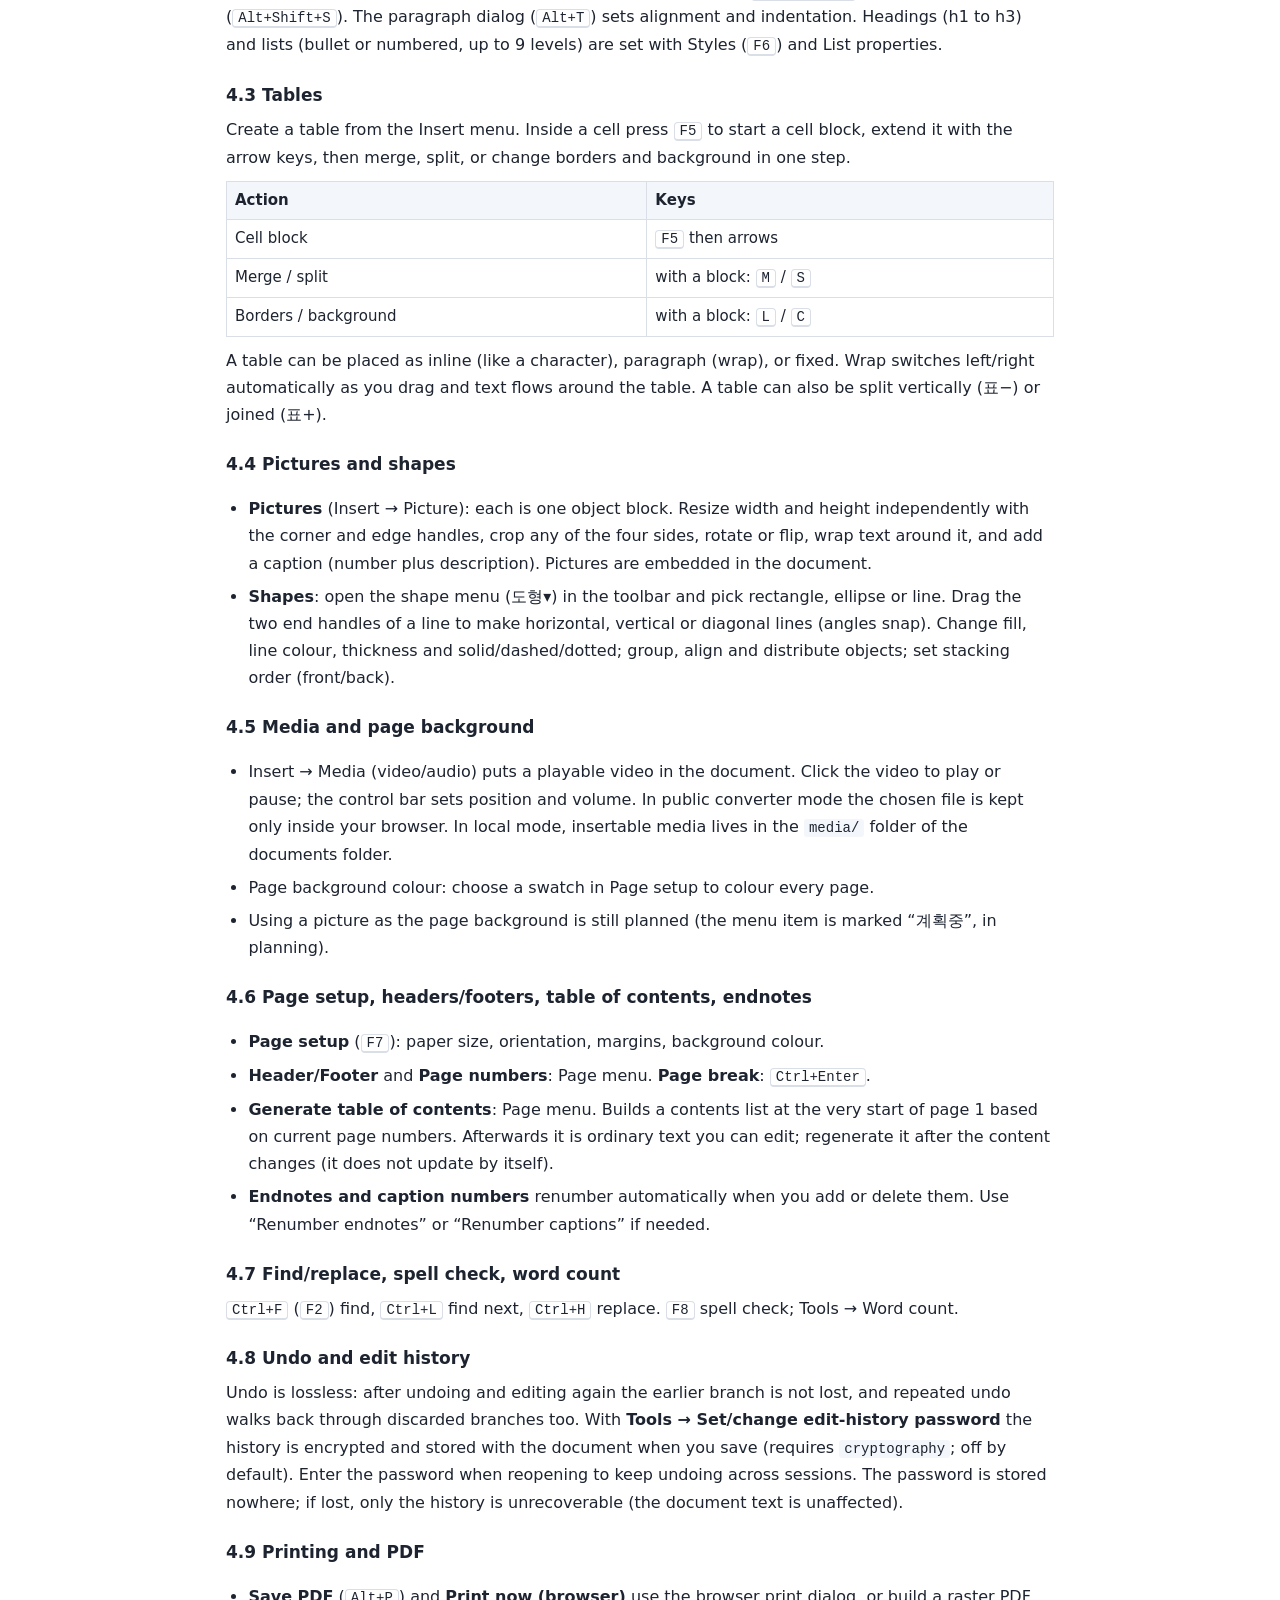
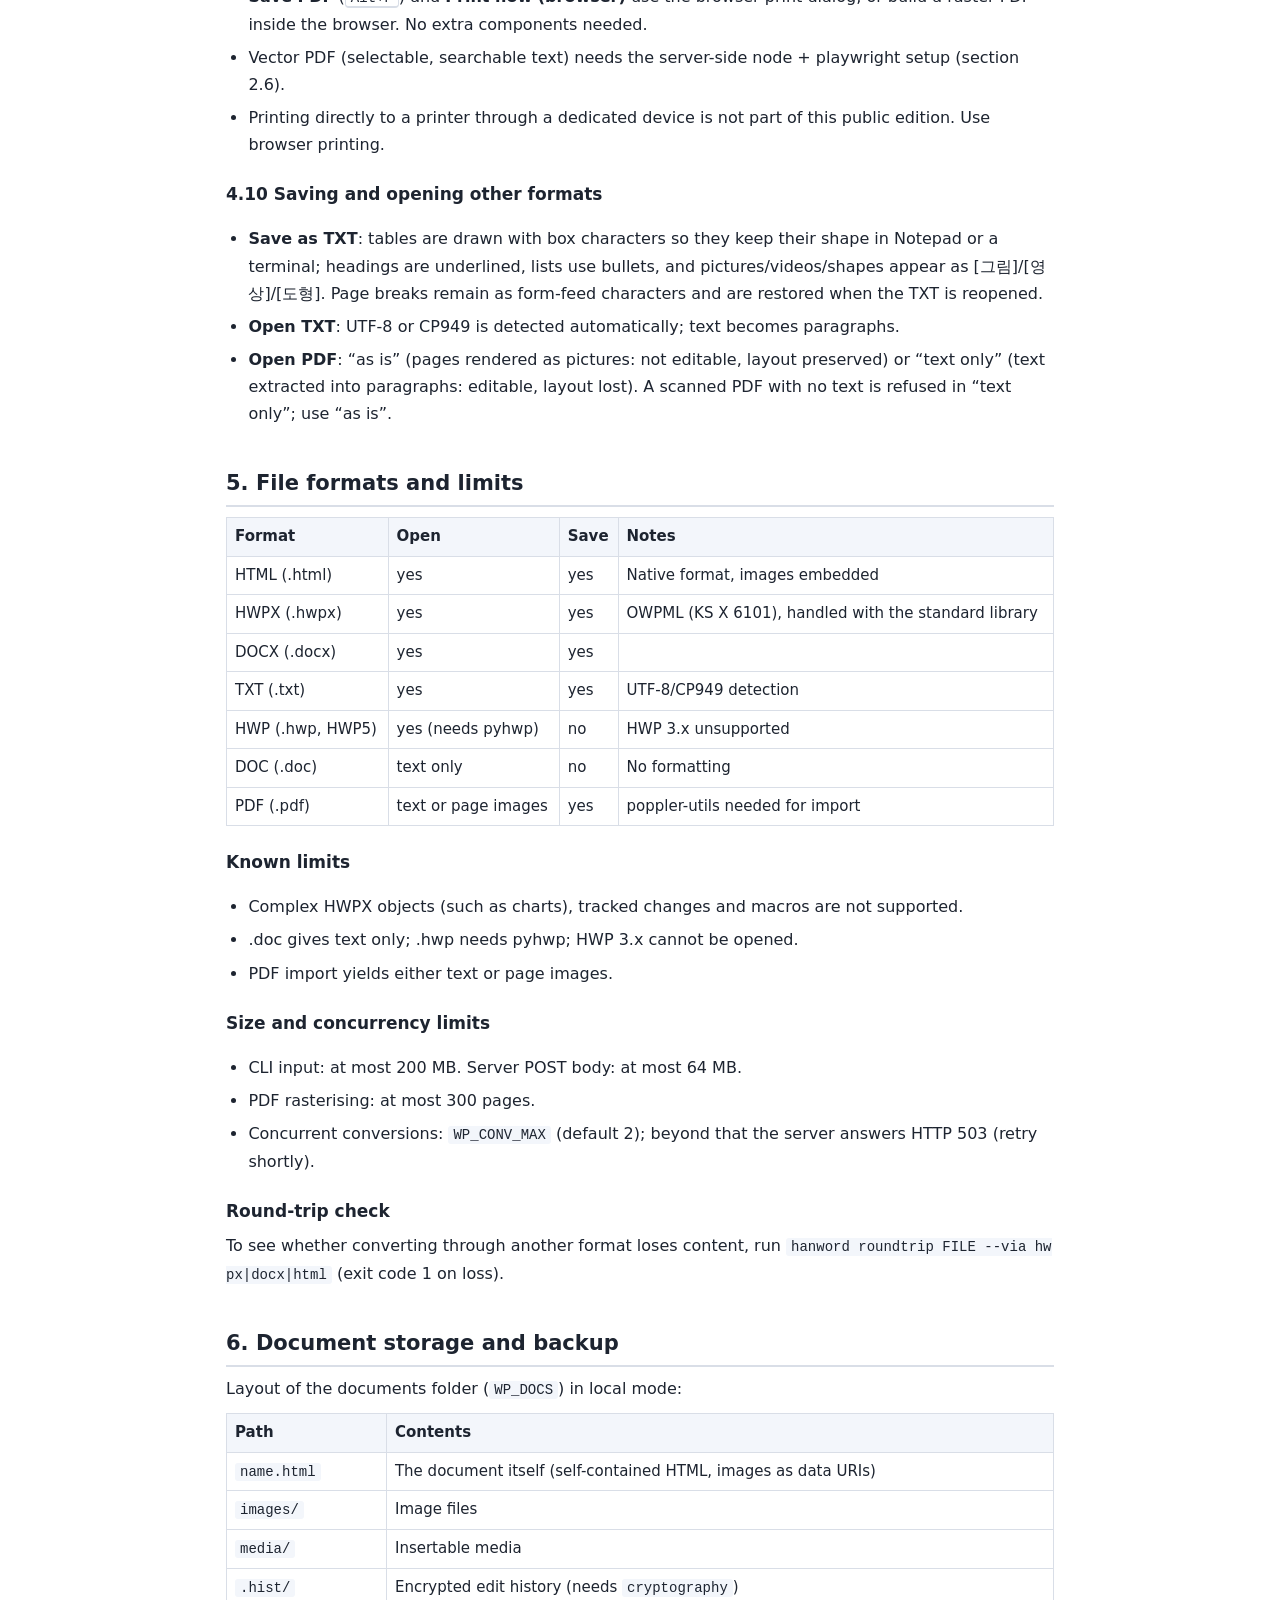
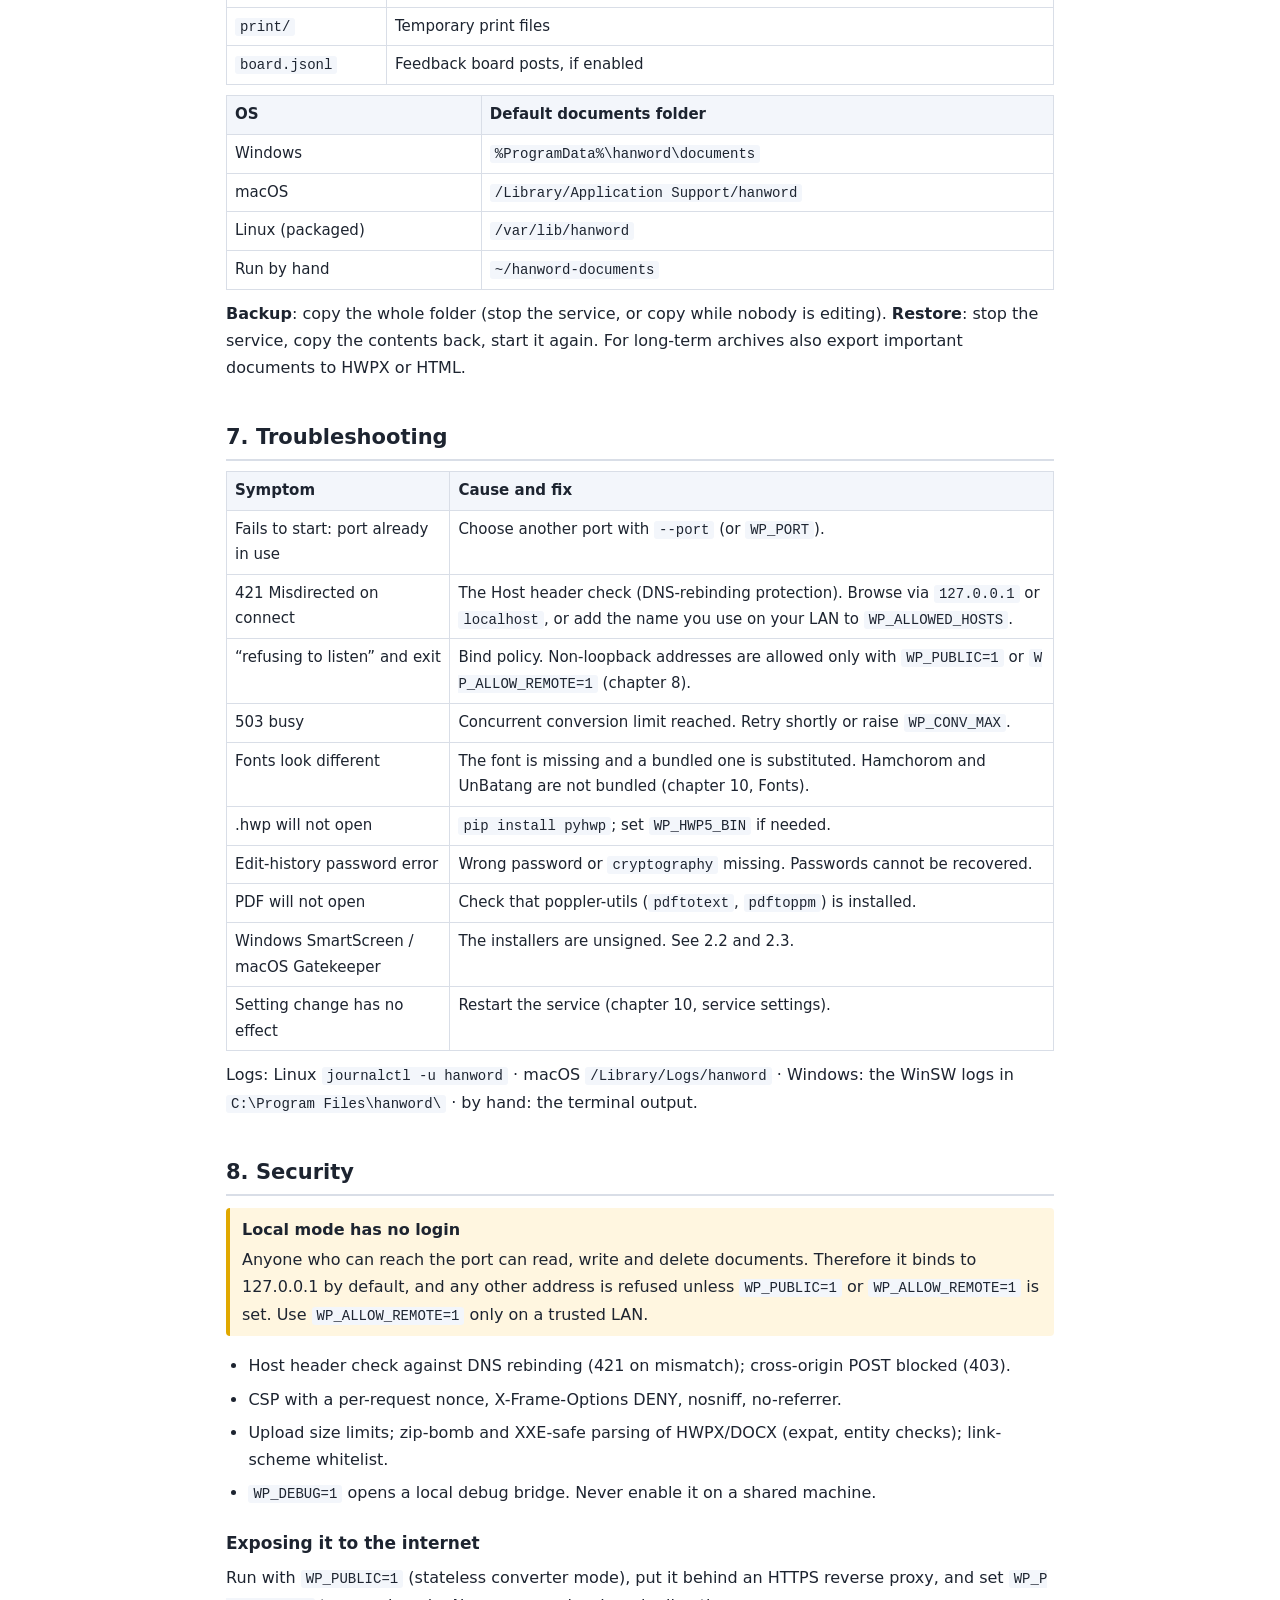
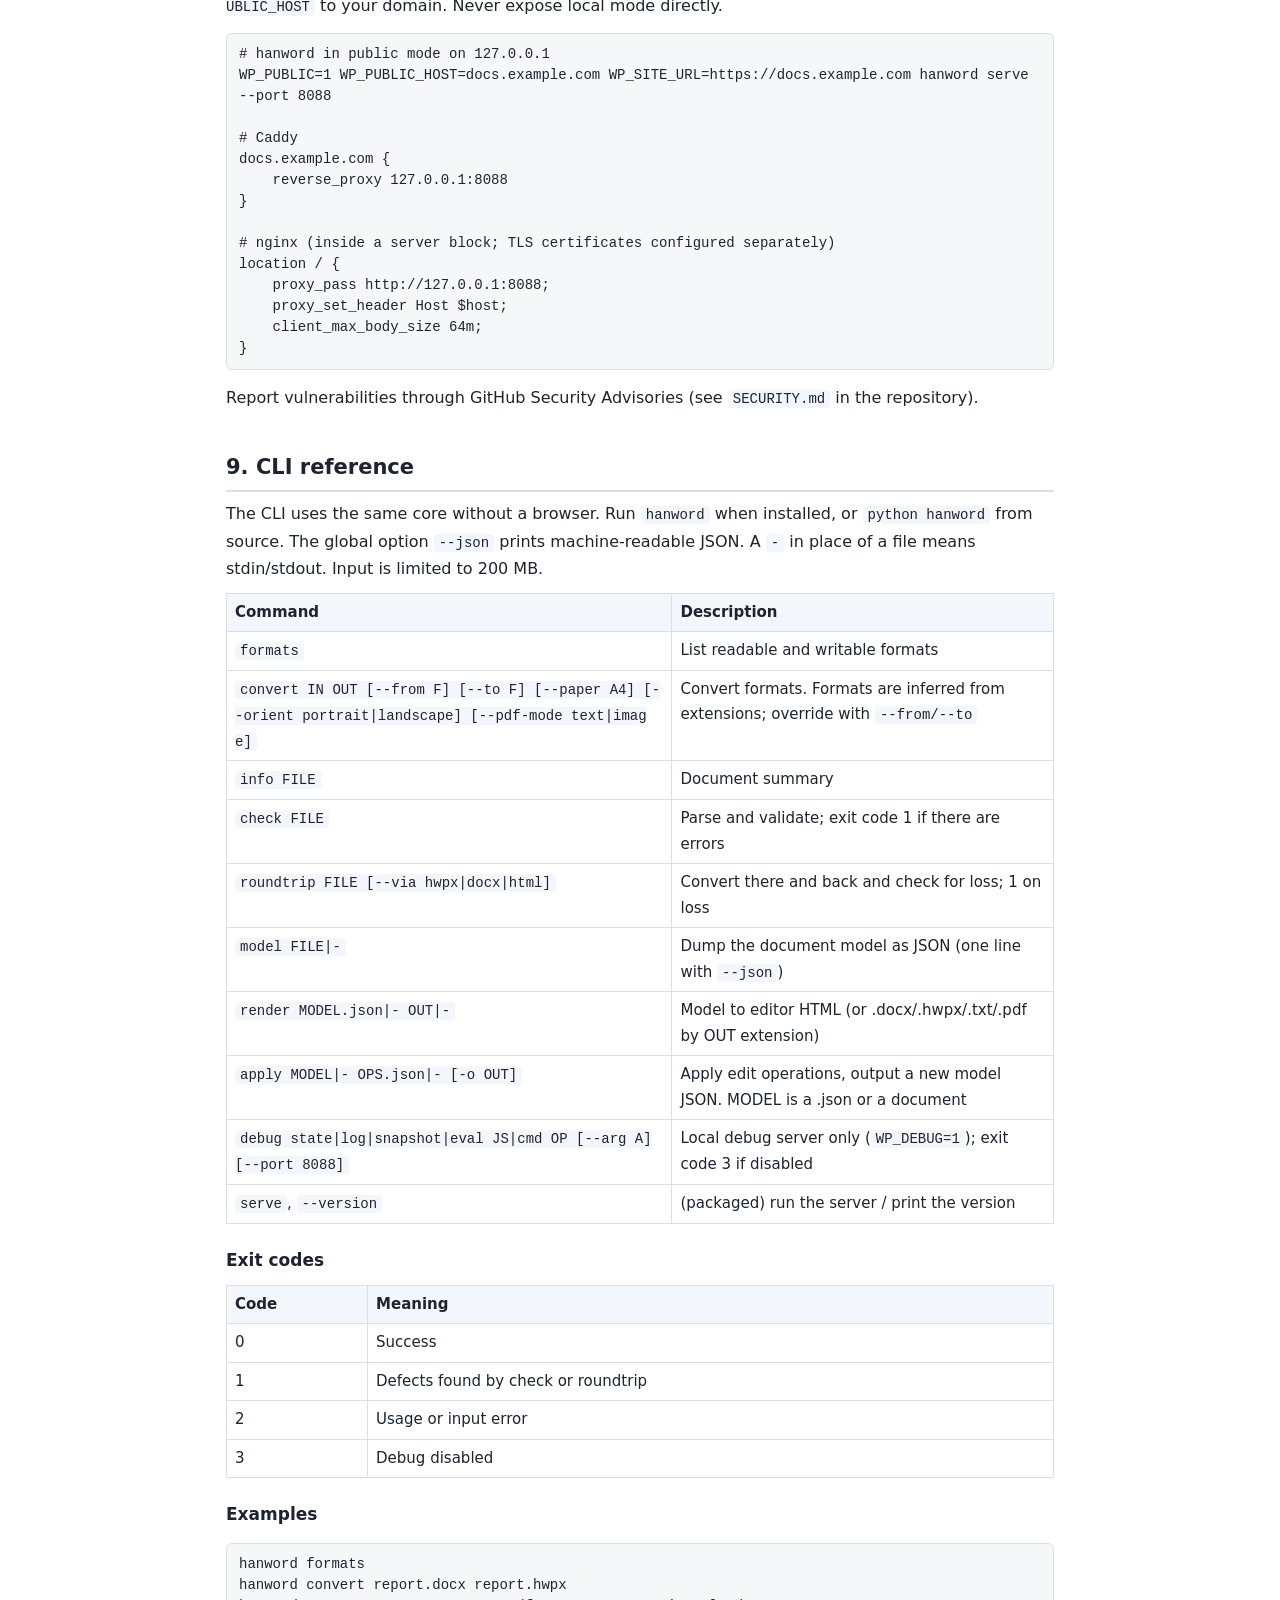
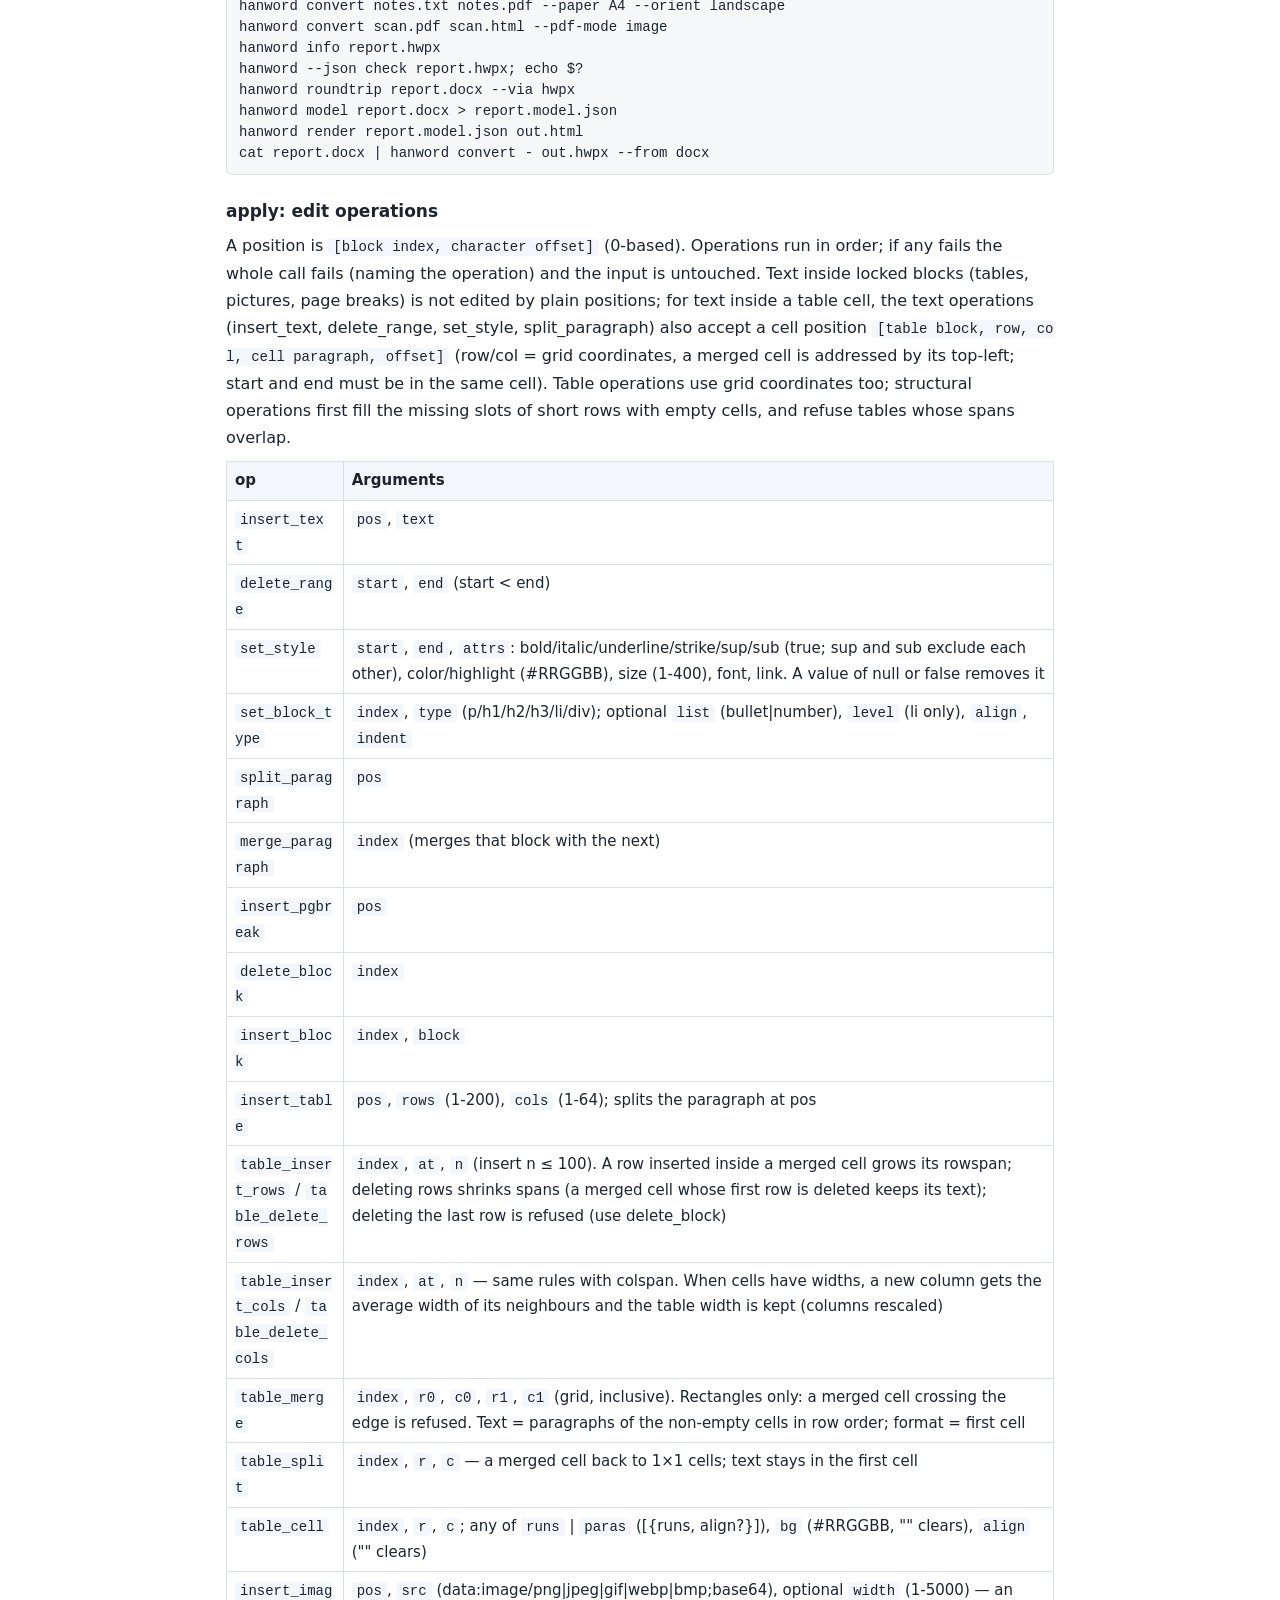
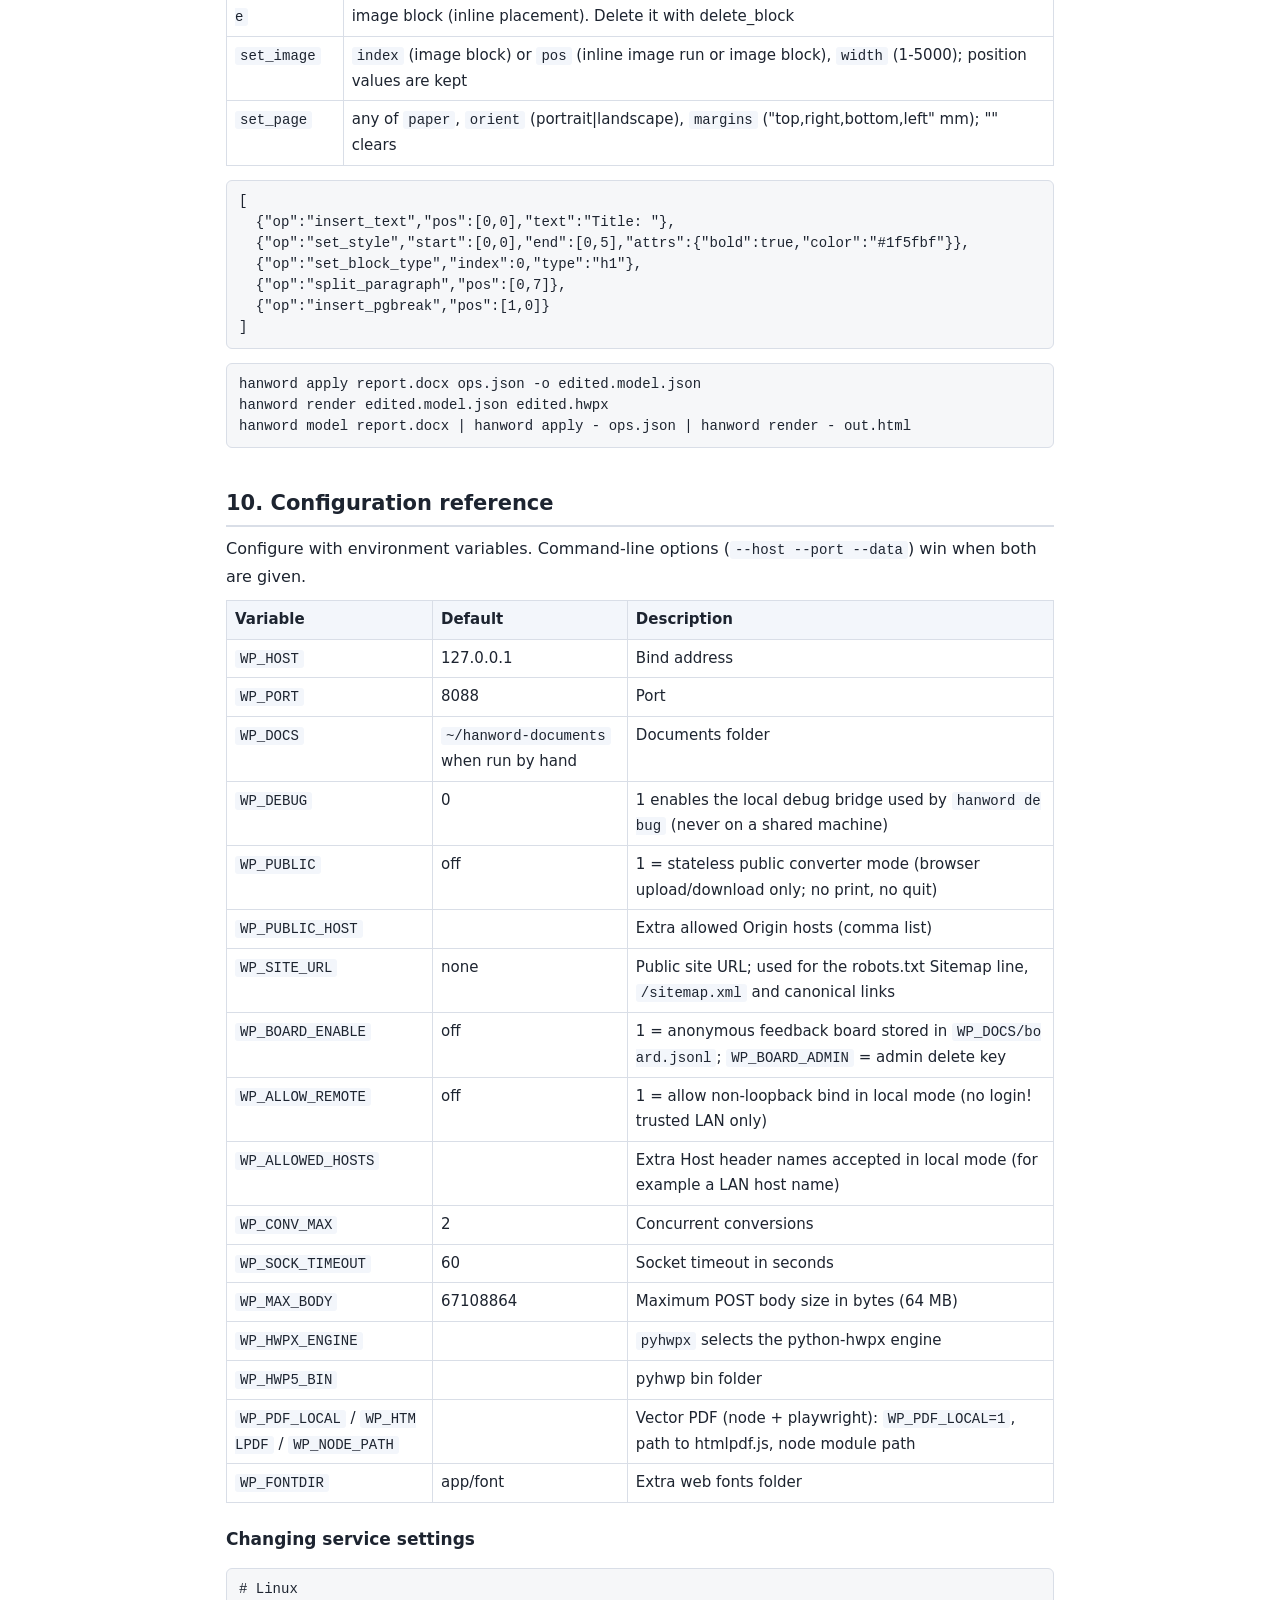
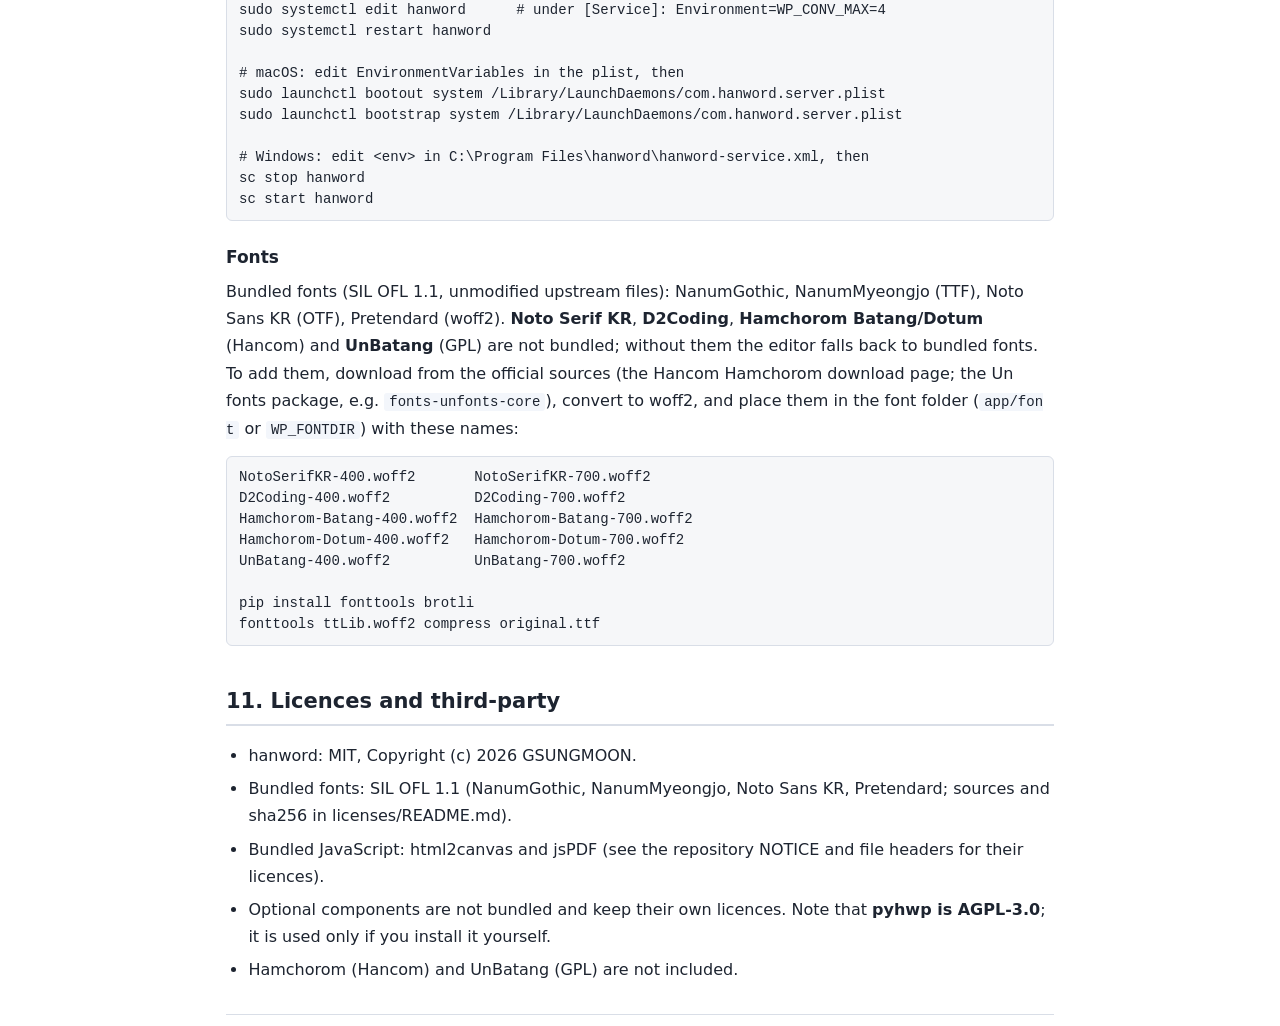
<file: docs/manual/en/index.html>
<!doctype html>
<html lang="en"><head><meta charset="utf-8"><meta name="viewport" content="width=device-width,initial-scale=1">
<title>hanword User Manual</title><link rel="stylesheet" href="../manual.css"></head><body>
<nav class="top"><div class="in"><a href="#top"><b>Contents</b></a><a href="../index.html">Language</a><span class="sp"></span><a href="../ko/index.html">한국어</a></div></nav>
<div class="wrap" id="top"><h1>hanword User Manual</h1>
<p>Version 0.1.9. How to install, use and run hanword, a web word processor for Korean documents that opens and saves HWPX, DOCX, HTML and text. If you are new, read chapters 1 to 4 in order. Every chapter prints cleanly (save as PDF).</p>
<ol class="toc">
<li><a href="#overview">Overview</a></li><li><a href="#install">Installation</a></li><li><a href="#firstrun">First run</a></li><li><a href="#editor">Using the editor</a></li><li><a href="#formats">File formats and limits</a></li><li><a href="#backup">Document storage and backup</a></li><li><a href="#trouble">Troubleshooting</a></li><li><a href="#security">Security</a></li><li><a href="#cli">CLI reference</a></li><li><a href="#config">Configuration reference</a></li><li><a href="#licence">Licences and third-party</a></li></ol>

<h2 id="overview">1. Overview</h2>
<p><b>hanword</b> is a browser-based word processor for Korean. A document is a single self-contained standard HTML file (images are embedded as data URIs), and editing and shortcuts follow Hangul (HWP) conventions. It opens and saves HWPX, DOCX, HTML and plain text, and a command-line tool (<code>hanword</code>) built on the same core converts and checks files without a browser.</p>
<ul><li>The core needs <b>only the Python 3.10+ standard library</b>. No extra packages are required.</li>
<li>By default it runs in <b>local mode</b>, reachable only from your own machine (127.0.0.1). A stateless <b>public converter mode</b> (<code>WP_PUBLIC=1</code>) exists for hosting on the internet.</li>
<li>Repository: <code>github.com/gsungmoon-sketch/hanword</code> · Licence: MIT.</li></ul>
<table><tr><th>Mode</th><th>Where documents live</th><th>Use</th></tr>
<tr><td>Local (default)</td><td>Documents folder on the server machine</td><td>Your own PC or a small trusted LAN</td></tr>
<tr><td>Public converter (<code>WP_PUBLIC=1</code>)</td><td>Nowhere (browser upload/download only)</td><td>Internet, behind an HTTPS reverse proxy</td></tr></table>

<h2 id="install">2. Installation</h2>
<h3>2.1 Downloading and verifying SHA256</h3>
<p>Pick the file for your system from the GitHub release.</p>
<table><tr><th>File</th><th>For</th></tr>
<tr><td><code>hanword-&lt;ver&gt;-windows-x64-setup.exe</code></td><td>Windows 64-bit installer</td></tr>
<tr><td><code>hanword-&lt;ver&gt;-macos-arm64.pkg</code></td><td>macOS (Apple silicon)</td></tr>
<tr><td><code>hanword-&lt;ver&gt;-macos-x64.pkg</code></td><td>macOS (Intel)</td></tr>
<tr><td><code>hanword-&lt;ver&gt;-linux-x64.tar.gz</code></td><td>Linux x86-64 (systemd)</td></tr>
<tr><td><code>hanword-&lt;ver&gt;.pyz</code></td><td>Any OS (needs Python 3.10+)</td></tr>
<tr><td><code>SHA256SUMS</code></td><td>Checksums of the files above</td></tr></table>
<p>Verify that the download is intact.</p>
<pre><code># Linux (file and SHA256SUMS in the same folder)
sha256sum -c SHA256SUMS --ignore-missing
# macOS
shasum -a 256 hanword-0.1.9-macos-arm64.pkg
# Windows (PowerShell or Command Prompt)
Get-FileHash .\hanword-0.1.9-windows-x64-setup.exe -Algorithm SHA256
certutil -hashfile hanword-0.1.9-windows-x64-setup.exe SHA256</code></pre>
<p>The printed value must equal the matching line in <code>SHA256SUMS</code>.</p>

<h3>2.2 Windows</h3>
<ol><li>Run <code>setup.exe</code> (administrator rights required).</li>
<li>The binary is unsigned, so SmartScreen may block it: click <b>More info → Run anyway</b>.</li>
<li>Installed to <code>C:\Program Files\hanword\</code>. A Windows service named <code>hanword</code> (WinSW) is registered and starts automatically on <code>127.0.0.1:8088</code>.</li>
<li>Documents are stored in <code>%ProgramData%\hanword\documents</code>.</li>
<li>Choose <b>hanword 열기</b> (open hanword) in the Start menu to open the browser.</li>
<li>Uninstall from Settings → Apps. Your data is kept unless you choose to remove it (silent uninstall: <code>/PURGEDATA</code> also deletes data).</li></ol>
<h3>2.3 macOS</h3>
<ol><li>Open the pkg. It may be unsigned or not notarised; if blocked, right-click the pkg and choose <b>Open</b>, or allow it in <b>System Settings › Privacy &amp; Security</b>.</li>
<li>Installs <code>/usr/local/hanword</code>, the command <code>/usr/local/bin/hanword</code> and the LaunchDaemon <code>com.hanword.server</code> (starts automatically).</li>
<li>Data: <code>/Library/Application Support/hanword</code> · Logs: <code>/Library/Logs/hanword</code>.</li>
<li>Uninstall: <code>sudo /usr/local/hanword/uninstall.sh [--purge]</code> (<code>--purge</code> also deletes data).</li></ol>
<h3>2.4 Linux (systemd)</h3>
<pre><code>tar xzf hanword-0.1.9-linux-x64.tar.gz
cd hanword-0.1.9-linux-x64
sudo ./install.sh [--port N]</code></pre>
<ul><li>Installs to <code>/opt/hanword</code>, command <code>/usr/local/bin/hanword</code>, data <code>/var/lib/hanword</code> (user <code>hanword</code>), unit <code>hanword.service</code>.</li>
<li>Status: <code>systemctl status hanword</code> · Logs: <code>journalctl -u hanword</code></li>
<li>Uninstall: <code>sudo /opt/hanword/uninstall.sh [--purge]</code></li></ul>
<h3>2.5 Any OS: .pyz or source</h3>
<pre><code># single file (.pyz)
python hanword-0.1.9.pyz serve

# from a source checkout
git clone https://github.com/gsungmoon-sketch/hanword
cd hanword
python server.py --host 127.0.0.1 --port 8088 --data ~/hanword-documents
python hanword convert in.docx out.hwpx   # CLI</code></pre>
<p>Packaged installs provide one command, <code>hanword</code>: <code>hanword serve [--host] [--port] [--data]</code>, <code>hanword --version</code>, plus every CLI subcommand. From source, the server is <code>server.py</code> and the CLI is the <code>hanword</code> script.</p>
<h3>2.6 Optional components (not bundled)</h3>
<p>Core features work without them. Install them yourself if needed.</p>
<table><tr><th>Component</th><th>Purpose</th><th>Install</th></tr>
<tr><td>pyhwp (AGPL-3.0)</td><td>Open .hwp (HWP5)</td><td><code>pip install pyhwp</code>. If not on PATH, set <code>WP_HWP5_BIN</code> to its bin folder</td></tr>
<tr><td>python-hwpx + lxml</td><td>Alternative HWPX engine</td><td><code>pip install python-hwpx lxml</code>, <code>WP_HWPX_ENGINE=pyhwpx</code></td></tr>
<tr><td>cryptography</td><td>Password-protected edit history</td><td><code>pip install cryptography</code></td></tr>
<tr><td>poppler-utils</td><td>PDF import (<code>pdftotext</code>, <code>pdftoppm</code>)</td><td>OS package manager</td></tr>
<tr><td>ImageMagick</td><td>Server-side raster PDF assembly</td><td>OS package manager</td></tr>
<tr><td>node + playwright</td><td>Vector PDF (selectable text)</td><td><code>WP_PDF_LOCAL=1 WP_HTMLPDF=path/htmlpdf.js WP_NODE_PATH=…</code></td></tr></table>
<p>In-browser printing and “Save as PDF” work without any of these (the browser print dialog, plus a client-side raster PDF built with the bundled html2canvas and jsPDF).</p>

<h2 id="firstrun">3. First run</h2>
<ol><li>Packaged installs: the service is already running. Open <code>http://127.0.0.1:8088/</code> in a browser (on Windows use the Start menu entry). From source or .pyz, start the server first.</li>
<li>A blank document appears; just type. The top has the menus (파일 File, 편집 Edit, 보기 View, 입력 Insert, 서식 Format, 쪽 Page, 도구 Tools) and a toolbar.</li>
<li>Press <kbd>Alt</kbd>+<kbd>S</kbd> to save; the document is stored as <code>name.html</code> in the documents folder.</li>
<li>For other formats use the File menu: “Save as Hangul document (HWPX)”, “Save PDF”, and so on.</li></ol>
<div class="note"><b>Note</b>Use <code>127.0.0.1</code> or <code>localhost</code> in the address bar. Any other host name gives a 421 error (see chapter 7). If the port is taken, change it with <code>--port</code>.</div>

<h2 id="editor">4. Using the editor</h2>
<p>The UI is in Korean; menu names are given below with an English gloss. Menus shown are for local mode. In public converter mode the File menu offers “Open from my PC (upload)” and “Download as …” (HTML, HWPX, DOCX, TXT, PDF), and nothing is stored on the server. Shortcuts follow Hangul conventions.</p>
<h3>4.1 Menus and shortcuts</h3>
<table><tr><th>Menu</th><th>Items (shortcut)</th></tr>
<tr><td>파일 File</td><td>New (<kbd>Alt+N</kbd>), Open (<kbd>Alt+O</kbd>), Save (<kbd>Alt+S</kbd> / <kbd>Ctrl+S</kbd>), Save as (<kbd>Alt+V</kbd>), Save as HWPX, Open HWPX/HWP, Save PDF (<kbd>Alt+P</kbd> / <kbd>Ctrl+P</kbd>), Print now (browser), Quit (<kbd>Alt+X</kbd>)</td></tr>
<tr><td>편집 Edit</td><td>Undo (<kbd>Ctrl+Z</kbd>), Redo (<kbd>Ctrl+Shift+Z</kbd>), Cut/Copy/Paste (<kbd>Ctrl+X</kbd>/<kbd>C</kbd>/<kbd>V</kbd>), Select all (<kbd>Ctrl+A</kbd>), Find (<kbd>Ctrl+F</kbd> / <kbd>F2</kbd>), Replace (<kbd>Ctrl+H</kbd>), Find next (<kbd>Ctrl+L</kbd>)</td></tr>
<tr><td>보기 View</td><td>Whole-page view, Full screen, Page outline, Page guides</td></tr>
<tr><td>입력 Insert</td><td>Table (<kbd>Ctrl+N,T</kbd>), Picture (<kbd>Ctrl+N,I</kbd>), Media (video/audio), Special characters (<kbd>Ctrl+F10</kbd>), Caption, Renumber captions, Hyperlink (<kbd>Ctrl+K</kbd>), Horizontal rule, Page break (<kbd>Ctrl+Enter</kbd>), List properties</td></tr>
<tr><td>서식 Format</td><td>Character format (<kbd>Alt+L</kbd>), Paragraph format (<kbd>Alt+T</kbd>), Paragraph defaults (<kbd>Alt+Shift+C</kbd>), Styles (<kbd>F6</kbd>), Bold/Italic/Underline (<kbd>Ctrl+B</kbd>/<kbd>I</kbd>/<kbd>U</kbd>), Strikethrough, Larger/Smaller (<kbd>Alt+Shift+E</kbd>/<kbd>R</kbd>), Align left/center/right/justify (<kbd>Ctrl+Shift+L</kbd>/<kbd>C</kbd>/<kbd>R</kbd>/<kbd>M</kbd>)</td></tr>
<tr><td>쪽 Page</td><td>Page setup (<kbd>F7</kbd>), Page break, Header/Footer (<kbd>Ctrl+N,H</kbd>), Page numbers (<kbd>Ctrl+N,P</kbd>), Generate table of contents, Insert endnote, Renumber endnotes</td></tr>
<tr><td>도구 Tools</td><td>Spell check (<kbd>F8</kbd>), Word count, Set/change edit-history password, Bug report / board (when the board is enabled)</td></tr></table>
<p>Keys written with a comma, such as <kbd>Ctrl+N,T</kbd>, are two-step: press <kbd>Ctrl+N</kbd>, release, then press <kbd>T</kbd>. Menus may differ slightly between versions.</p>
<h3>4.2 Characters and paragraphs</h3>
<p>Set character formatting from the toolbar or the character dialog (<kbd>Alt+L</kbd>): font, size, text colour, shading colour, bold, italic, underline, strikethrough, superscript (<kbd>Alt+Shift+P</kbd>) and subscript (<kbd>Alt+Shift+S</kbd>). The paragraph dialog (<kbd>Alt+T</kbd>) sets alignment and indentation. Headings (h1 to h3) and lists (bullet or numbered, up to 9 levels) are set with Styles (<kbd>F6</kbd>) and List properties.</p>
<h3>4.3 Tables</h3>
<p>Create a table from the Insert menu. Inside a cell press <kbd>F5</kbd> to start a cell block, extend it with the arrow keys, then merge, split, or change borders and background in one step.</p>
<table><tr><th>Action</th><th>Keys</th></tr><tr><td>Cell block</td><td><kbd>F5</kbd> then arrows</td></tr><tr><td>Merge / split</td><td>with a block: <kbd>M</kbd> / <kbd>S</kbd></td></tr><tr><td>Borders / background</td><td>with a block: <kbd>L</kbd> / <kbd>C</kbd></td></tr></table>
<p>A table can be placed as inline (like a character), paragraph (wrap), or fixed. Wrap switches left/right automatically as you drag and text flows around the table. A table can also be split vertically (표−) or joined (표+).</p>
<h3>4.4 Pictures and shapes</h3>
<ul><li><b>Pictures</b> (Insert → Picture): each is one object block. Resize width and height independently with the corner and edge handles, crop any of the four sides, rotate or flip, wrap text around it, and add a caption (number plus description). Pictures are embedded in the document.</li>
<li><b>Shapes</b>: open the shape menu (도형▾) in the toolbar and pick rectangle, ellipse or line. Drag the two end handles of a line to make horizontal, vertical or diagonal lines (angles snap). Change fill, line colour, thickness and solid/dashed/dotted; group, align and distribute objects; set stacking order (front/back).</li></ul>
<h3>4.5 Media and page background</h3>
<ul><li>Insert → Media (video/audio) puts a playable video in the document. Click the video to play or pause; the control bar sets position and volume. In public converter mode the chosen file is kept only inside your browser. In local mode, insertable media lives in the <code>media/</code> folder of the documents folder.</li>
<li>Page background colour: choose a swatch in Page setup to colour every page.</li>
<li>Using a picture as the page background is still planned (the menu item is marked “계획중”, in planning).</li></ul>
<h3>4.6 Page setup, headers/footers, table of contents, endnotes</h3>
<ul><li><b>Page setup</b> (<kbd>F7</kbd>): paper size, orientation, margins, background colour.</li>
<li><b>Header/Footer</b> and <b>Page numbers</b>: Page menu. <b>Page break</b>: <kbd>Ctrl+Enter</kbd>.</li>
<li><b>Generate table of contents</b>: Page menu. Builds a contents list at the very start of page 1 based on current page numbers. Afterwards it is ordinary text you can edit; regenerate it after the content changes (it does not update by itself).</li>
<li><b>Endnotes and caption numbers</b> renumber automatically when you add or delete them. Use “Renumber endnotes” or “Renumber captions” if needed.</li></ul>
<h3>4.7 Find/replace, spell check, word count</h3>
<p><kbd>Ctrl+F</kbd> (<kbd>F2</kbd>) find, <kbd>Ctrl+L</kbd> find next, <kbd>Ctrl+H</kbd> replace. <kbd>F8</kbd> spell check; Tools → Word count.</p>
<h3>4.8 Undo and edit history</h3>
<p>Undo is lossless: after undoing and editing again the earlier branch is not lost, and repeated undo walks back through discarded branches too. With <b>Tools → Set/change edit-history password</b> the history is encrypted and stored with the document when you save (requires <code>cryptography</code>; off by default). Enter the password when reopening to keep undoing across sessions. The password is stored nowhere; if lost, only the history is unrecoverable (the document text is unaffected).</p>
<h3>4.9 Printing and PDF</h3>
<ul><li><b>Save PDF</b> (<kbd>Alt+P</kbd>) and <b>Print now (browser)</b> use the browser print dialog, or build a raster PDF inside the browser. No extra components needed.</li>
<li>Vector PDF (selectable, searchable text) needs the server-side node + playwright setup (section 2.6).</li>
<li>Printing directly to a printer through a dedicated device is not part of this public edition. Use browser printing.</li></ul>
<h3>4.10 Saving and opening other formats</h3>
<ul><li><b>Save as TXT</b>: tables are drawn with box characters so they keep their shape in Notepad or a terminal; headings are underlined, lists use bullets, and pictures/videos/shapes appear as [그림]/[영상]/[도형]. Page breaks remain as form-feed characters and are restored when the TXT is reopened.</li>
<li><b>Open TXT</b>: UTF-8 or CP949 is detected automatically; text becomes paragraphs.</li>
<li><b>Open PDF</b>: “as is” (pages rendered as pictures: not editable, layout preserved) or “text only” (text extracted into paragraphs: editable, layout lost). A scanned PDF with no text is refused in “text only”; use “as is”.</li></ul>

<h2 id="formats">5. File formats and limits</h2>
<table><tr><th>Format</th><th>Open</th><th>Save</th><th>Notes</th></tr>
<tr><td>HTML (.html)</td><td>yes</td><td>yes</td><td>Native format, images embedded</td></tr>
<tr><td>HWPX (.hwpx)</td><td>yes</td><td>yes</td><td>OWPML (KS X 6101), handled with the standard library</td></tr>
<tr><td>DOCX (.docx)</td><td>yes</td><td>yes</td><td></td></tr>
<tr><td>TXT (.txt)</td><td>yes</td><td>yes</td><td>UTF-8/CP949 detection</td></tr>
<tr><td>HWP (.hwp, HWP5)</td><td>yes (needs pyhwp)</td><td>no</td><td>HWP 3.x unsupported</td></tr>
<tr><td>DOC (.doc)</td><td>text only</td><td>no</td><td>No formatting</td></tr>
<tr><td>PDF (.pdf)</td><td>text or page images</td><td>yes</td><td>poppler-utils needed for import</td></tr></table>
<h3>Known limits</h3>
<ul><li>Complex HWPX objects (such as charts), tracked changes and macros are not supported.</li><li>.doc gives text only; .hwp needs pyhwp; HWP 3.x cannot be opened.</li><li>PDF import yields either text or page images.</li></ul>
<h3>Size and concurrency limits</h3>
<ul><li>CLI input: at most 200 MB. Server POST body: at most 64 MB.</li><li>PDF rasterising: at most 300 pages.</li><li>Concurrent conversions: <code>WP_CONV_MAX</code> (default 2); beyond that the server answers HTTP 503 (retry shortly).</li></ul>
<h3>Round-trip check</h3>
<p>To see whether converting through another format loses content, run <code>hanword roundtrip FILE --via hwpx|docx|html</code> (exit code 1 on loss).</p>

<h2 id="backup">6. Document storage and backup</h2>
<p>Layout of the documents folder (<code>WP_DOCS</code>) in local mode:</p>
<table><tr><th>Path</th><th>Contents</th></tr>
<tr><td><code>name.html</code></td><td>The document itself (self-contained HTML, images as data URIs)</td></tr>
<tr><td><code>images/</code></td><td>Image files</td></tr><tr><td><code>media/</code></td><td>Insertable media</td></tr>
<tr><td><code>.hist/</code></td><td>Encrypted edit history (needs <code>cryptography</code>)</td></tr><tr><td><code>print/</code></td><td>Temporary print files</td></tr>
<tr><td><code>board.jsonl</code></td><td>Feedback board posts, if enabled</td></tr></table>
<table><tr><th>OS</th><th>Default documents folder</th></tr><tr><td>Windows</td><td><code>%ProgramData%\hanword\documents</code></td></tr><tr><td>macOS</td><td><code>/Library/Application Support/hanword</code></td></tr><tr><td>Linux (packaged)</td><td><code>/var/lib/hanword</code></td></tr><tr><td>Run by hand</td><td><code>~/hanword-documents</code></td></tr></table>
<p><b>Backup</b>: copy the whole folder (stop the service, or copy while nobody is editing). <b>Restore</b>: stop the service, copy the contents back, start it again. For long-term archives also export important documents to HWPX or HTML.</p>

<h2 id="trouble">7. Troubleshooting</h2>
<table><tr><th>Symptom</th><th>Cause and fix</th></tr>
<tr><td>Fails to start: port already in use</td><td>Choose another port with <code>--port</code> (or <code>WP_PORT</code>).</td></tr>
<tr><td>421 Misdirected on connect</td><td>The Host header check (DNS-rebinding protection). Browse via <code>127.0.0.1</code> or <code>localhost</code>, or add the name you use on your LAN to <code>WP_ALLOWED_HOSTS</code>.</td></tr>
<tr><td>“refusing to listen” and exit</td><td>Bind policy. Non-loopback addresses are allowed only with <code>WP_PUBLIC=1</code> or <code>WP_ALLOW_REMOTE=1</code> (chapter 8).</td></tr>
<tr><td>503 busy</td><td>Concurrent conversion limit reached. Retry shortly or raise <code>WP_CONV_MAX</code>.</td></tr>
<tr><td>Fonts look different</td><td>The font is missing and a bundled one is substituted. Hamchorom and UnBatang are not bundled (chapter 10, Fonts).</td></tr>
<tr><td>.hwp will not open</td><td><code>pip install pyhwp</code>; set <code>WP_HWP5_BIN</code> if needed.</td></tr>
<tr><td>Edit-history password error</td><td>Wrong password or <code>cryptography</code> missing. Passwords cannot be recovered.</td></tr>
<tr><td>PDF will not open</td><td>Check that poppler-utils (<code>pdftotext</code>, <code>pdftoppm</code>) is installed.</td></tr>
<tr><td>Windows SmartScreen / macOS Gatekeeper</td><td>The installers are unsigned. See 2.2 and 2.3.</td></tr>
<tr><td>Setting change has no effect</td><td>Restart the service (chapter 10, service settings).</td></tr></table>
<p>Logs: Linux <code>journalctl -u hanword</code> · macOS <code>/Library/Logs/hanword</code> · Windows: the WinSW logs in <code>C:\Program Files\hanword\</code> · by hand: the terminal output.</p>

<h2 id="security">8. Security</h2>
<div class="warn"><b>Local mode has no login</b>Anyone who can reach the port can read, write and delete documents. Therefore it binds to 127.0.0.1 by default, and any other address is refused unless <code>WP_PUBLIC=1</code> or <code>WP_ALLOW_REMOTE=1</code> is set. Use <code>WP_ALLOW_REMOTE=1</code> only on a trusted LAN.</div>
<ul><li>Host header check against DNS rebinding (421 on mismatch); cross-origin POST blocked (403).</li>
<li>CSP with a per-request nonce, X-Frame-Options DENY, nosniff, no-referrer.</li>
<li>Upload size limits; zip-bomb and XXE-safe parsing of HWPX/DOCX (expat, entity checks); link-scheme whitelist.</li>
<li><code>WP_DEBUG=1</code> opens a local debug bridge. Never enable it on a shared machine.</li></ul>
<h3>Exposing it to the internet</h3>
<p>Run with <code>WP_PUBLIC=1</code> (stateless converter mode), put it behind an HTTPS reverse proxy, and set <code>WP_PUBLIC_HOST</code> to your domain. Never expose local mode directly.</p>
<pre><code># hanword in public mode on 127.0.0.1
WP_PUBLIC=1 WP_PUBLIC_HOST=docs.example.com WP_SITE_URL=https://docs.example.com hanword serve --port 8088

# Caddy
docs.example.com {
    reverse_proxy 127.0.0.1:8088
}

# nginx (inside a server block; TLS certificates configured separately)
location / {
    proxy_pass http://127.0.0.1:8088;
    proxy_set_header Host $host;
    client_max_body_size 64m;
}</code></pre>
<p>Report vulnerabilities through GitHub Security Advisories (see <code>SECURITY.md</code> in the repository).</p>

<h2 id="cli">9. CLI reference</h2>
<p>The CLI uses the same core without a browser. Run <code>hanword</code> when installed, or <code>python hanword</code> from source. The global option <code>--json</code> prints machine-readable JSON. A <code>-</code> in place of a file means stdin/stdout. Input is limited to 200 MB.</p>
<table><tr><th>Command</th><th>Description</th></tr>
<tr><td><code>formats</code></td><td>List readable and writable formats</td></tr>
<tr><td><code>convert IN OUT [--from F] [--to F] [--paper A4] [--orient portrait|landscape] [--pdf-mode text|image]</code></td><td>Convert formats. Formats are inferred from extensions; override with <code>--from/--to</code></td></tr>
<tr><td><code>info FILE</code></td><td>Document summary</td></tr>
<tr><td><code>check FILE</code></td><td>Parse and validate; exit code 1 if there are errors</td></tr>
<tr><td><code>roundtrip FILE [--via hwpx|docx|html]</code></td><td>Convert there and back and check for loss; 1 on loss</td></tr>
<tr><td><code>model FILE|-</code></td><td>Dump the document model as JSON (one line with <code>--json</code>)</td></tr>
<tr><td><code>render MODEL.json|- OUT|-</code></td><td>Model to editor HTML (or .docx/.hwpx/.txt/.pdf by OUT extension)</td></tr>
<tr><td><code>apply MODEL|- OPS.json|- [-o OUT]</code></td><td>Apply edit operations, output a new model JSON. MODEL is a .json or a document</td></tr>
<tr><td><code>debug state|log|snapshot|eval JS|cmd OP [--arg A] [--port 8088]</code></td><td>Local debug server only (<code>WP_DEBUG=1</code>); exit code 3 if disabled</td></tr>
<tr><td><code>serve</code>, <code>--version</code></td><td>(packaged) run the server / print the version</td></tr></table>
<h3>Exit codes</h3>
<table><tr><th>Code</th><th>Meaning</th></tr><tr><td>0</td><td>Success</td></tr><tr><td>1</td><td>Defects found by check or roundtrip</td></tr><tr><td>2</td><td>Usage or input error</td></tr><tr><td>3</td><td>Debug disabled</td></tr></table>
<h3>Examples</h3>
<pre><code>hanword formats
hanword convert report.docx report.hwpx
hanword convert notes.txt notes.pdf --paper A4 --orient landscape
hanword convert scan.pdf scan.html --pdf-mode image
hanword info report.hwpx
hanword --json check report.hwpx; echo $?
hanword roundtrip report.docx --via hwpx
hanword model report.docx &gt; report.model.json
hanword render report.model.json out.html
cat report.docx | hanword convert - out.hwpx --from docx</code></pre>
<h3>apply: edit operations</h3>
<p>A position is <code>[block index, character offset]</code> (0-based). Operations run in order; if any fails the whole call fails (naming the operation) and the input is untouched. Text inside locked blocks (tables, pictures, page breaks) is not edited by plain positions; for text inside a table cell, the text operations (insert_text, delete_range, set_style, split_paragraph) also accept a cell position <code>[table block, row, col, cell paragraph, offset]</code> (row/col = grid coordinates, a merged cell is addressed by its top-left; start and end must be in the same cell). Table operations use grid coordinates too; structural operations first fill the missing slots of short rows with empty cells, and refuse tables whose spans overlap.</p>
<table><tr><th>op</th><th>Arguments</th></tr>
<tr><td><code>insert_text</code></td><td><code>pos</code>, <code>text</code></td></tr>
<tr><td><code>delete_range</code></td><td><code>start</code>, <code>end</code> (start &lt; end)</td></tr>
<tr><td><code>set_style</code></td><td><code>start</code>, <code>end</code>, <code>attrs</code>: bold/italic/underline/strike/sup/sub (true; sup and sub exclude each other), color/highlight (#RRGGBB), size (1-400), font, link. A value of null or false removes it</td></tr>
<tr><td><code>set_block_type</code></td><td><code>index</code>, <code>type</code> (p/h1/h2/h3/li/div); optional <code>list</code> (bullet|number), <code>level</code> (li only), <code>align</code>, <code>indent</code></td></tr>
<tr><td><code>split_paragraph</code></td><td><code>pos</code></td></tr><tr><td><code>merge_paragraph</code></td><td><code>index</code> (merges that block with the next)</td></tr>
<tr><td><code>insert_pgbreak</code></td><td><code>pos</code></td></tr><tr><td><code>delete_block</code></td><td><code>index</code></td></tr><tr><td><code>insert_block</code></td><td><code>index</code>, <code>block</code></td></tr>
<tr><td><code>insert_table</code></td><td><code>pos</code>, <code>rows</code> (1-200), <code>cols</code> (1-64); splits the paragraph at pos</td></tr>
<tr><td><code>table_insert_rows</code> / <code>table_delete_rows</code></td><td><code>index</code>, <code>at</code>, <code>n</code> (insert n &le; 100). A row inserted inside a merged cell grows its rowspan; deleting rows shrinks spans (a merged cell whose first row is deleted keeps its text); deleting the last row is refused (use delete_block)</td></tr>
<tr><td><code>table_insert_cols</code> / <code>table_delete_cols</code></td><td><code>index</code>, <code>at</code>, <code>n</code> &mdash; same rules with colspan. When cells have widths, a new column gets the average width of its neighbours and the table width is kept (columns rescaled)</td></tr>
<tr><td><code>table_merge</code></td><td><code>index</code>, <code>r0</code>, <code>c0</code>, <code>r1</code>, <code>c1</code> (grid, inclusive). Rectangles only: a merged cell crossing the edge is refused. Text = paragraphs of the non-empty cells in row order; format = first cell</td></tr>
<tr><td><code>table_split</code></td><td><code>index</code>, <code>r</code>, <code>c</code> &mdash; a merged cell back to 1&times;1 cells; text stays in the first cell</td></tr>
<tr><td><code>table_cell</code></td><td><code>index</code>, <code>r</code>, <code>c</code>; any of <code>runs</code> | <code>paras</code> ([{runs, align?}]), <code>bg</code> (#RRGGBB, "" clears), <code>align</code> ("" clears)</td></tr>
<tr><td><code>insert_image</code></td><td><code>pos</code>, <code>src</code> (data:image/png|jpeg|gif|webp|bmp;base64), optional <code>width</code> (1-5000) &mdash; an image block (inline placement). Delete it with delete_block</td></tr>
<tr><td><code>set_image</code></td><td><code>index</code> (image block) or <code>pos</code> (inline image run or image block), <code>width</code> (1-5000); position values are kept</td></tr>
<tr><td><code>set_page</code></td><td>any of <code>paper</code>, <code>orient</code> (portrait|landscape), <code>margins</code> ("top,right,bottom,left" mm); "" clears</td></tr></table>
<pre><code>[
  {"op":"insert_text","pos":[0,0],"text":"Title: "},
  {"op":"set_style","start":[0,0],"end":[0,5],"attrs":{"bold":true,"color":"#1f5fbf"}},
  {"op":"set_block_type","index":0,"type":"h1"},
  {"op":"split_paragraph","pos":[0,7]},
  {"op":"insert_pgbreak","pos":[1,0]}
]</code></pre>
<pre><code>hanword apply report.docx ops.json -o edited.model.json
hanword render edited.model.json edited.hwpx
hanword model report.docx | hanword apply - ops.json | hanword render - out.html</code></pre>

<h2 id="config">10. Configuration reference</h2>
<p>Configure with environment variables. Command-line options (<code>--host --port --data</code>) win when both are given.</p>
<table><tr><th>Variable</th><th>Default</th><th>Description</th></tr>
<tr><td><code>WP_HOST</code></td><td>127.0.0.1</td><td>Bind address</td></tr>
<tr><td><code>WP_PORT</code></td><td>8088</td><td>Port</td></tr>
<tr><td><code>WP_DOCS</code></td><td><code>~/hanword-documents</code> when run by hand</td><td>Documents folder</td></tr>
<tr><td><code>WP_DEBUG</code></td><td>0</td><td>1 enables the local debug bridge used by <code>hanword debug</code> (never on a shared machine)</td></tr>
<tr><td><code>WP_PUBLIC</code></td><td>off</td><td>1 = stateless public converter mode (browser upload/download only; no print, no quit)</td></tr>
<tr><td><code>WP_PUBLIC_HOST</code></td><td></td><td>Extra allowed Origin hosts (comma list)</td></tr>
<tr><td><code>WP_SITE_URL</code></td><td>none</td><td>Public site URL; used for the robots.txt Sitemap line, <code>/sitemap.xml</code> and canonical links</td></tr>
<tr><td><code>WP_BOARD_ENABLE</code></td><td>off</td><td>1 = anonymous feedback board stored in <code>WP_DOCS/board.jsonl</code>; <code>WP_BOARD_ADMIN</code> = admin delete key</td></tr>
<tr><td><code>WP_ALLOW_REMOTE</code></td><td>off</td><td>1 = allow non-loopback bind in local mode (no login! trusted LAN only)</td></tr>
<tr><td><code>WP_ALLOWED_HOSTS</code></td><td></td><td>Extra Host header names accepted in local mode (for example a LAN host name)</td></tr>
<tr><td><code>WP_CONV_MAX</code></td><td>2</td><td>Concurrent conversions</td></tr>
<tr><td><code>WP_SOCK_TIMEOUT</code></td><td>60</td><td>Socket timeout in seconds</td></tr>
<tr><td><code>WP_MAX_BODY</code></td><td>67108864</td><td>Maximum POST body size in bytes (64 MB)</td></tr>
<tr><td><code>WP_HWPX_ENGINE</code></td><td></td><td><code>pyhwpx</code> selects the python-hwpx engine</td></tr>
<tr><td><code>WP_HWP5_BIN</code></td><td></td><td>pyhwp bin folder</td></tr>
<tr><td><code>WP_PDF_LOCAL</code> / <code>WP_HTMLPDF</code> / <code>WP_NODE_PATH</code></td><td></td><td>Vector PDF (node + playwright): <code>WP_PDF_LOCAL=1</code>, path to htmlpdf.js, node module path</td></tr>
<tr><td><code>WP_FONTDIR</code></td><td>app/font</td><td>Extra web fonts folder</td></tr></table>
<h3>Changing service settings</h3>
<pre><code># Linux
sudo systemctl edit hanword      # under [Service]: Environment=WP_CONV_MAX=4
sudo systemctl restart hanword

# macOS: edit EnvironmentVariables in the plist, then
sudo launchctl bootout system /Library/LaunchDaemons/com.hanword.server.plist
sudo launchctl bootstrap system /Library/LaunchDaemons/com.hanword.server.plist

# Windows: edit &lt;env&gt; in C:\Program Files\hanword\hanword-service.xml, then
sc stop hanword
sc start hanword</code></pre>
<h3>Fonts</h3>
<p>Bundled fonts (SIL OFL 1.1, unmodified upstream files): NanumGothic, NanumMyeongjo (TTF), Noto Sans KR (OTF), Pretendard (woff2). <b>Noto Serif KR</b>, <b>D2Coding</b>, <b>Hamchorom Batang/Dotum</b> (Hancom) and <b>UnBatang</b> (GPL) are not bundled; without them the editor falls back to bundled fonts. To add them, download from the official sources (the Hancom Hamchorom download page; the Un fonts package, e.g. <code>fonts-unfonts-core</code>), convert to woff2, and place them in the font folder (<code>app/font</code> or <code>WP_FONTDIR</code>) with these names:</p>
<pre><code>NotoSerifKR-400.woff2       NotoSerifKR-700.woff2
D2Coding-400.woff2          D2Coding-700.woff2
Hamchorom-Batang-400.woff2  Hamchorom-Batang-700.woff2
Hamchorom-Dotum-400.woff2   Hamchorom-Dotum-700.woff2
UnBatang-400.woff2          UnBatang-700.woff2

pip install fonttools brotli
fonttools ttLib.woff2 compress original.ttf</code></pre>

<h2 id="licence">11. Licences and third-party</h2>
<ul><li>hanword: MIT, Copyright (c) 2026 GSUNGMOON.</li>
<li>Bundled fonts: SIL OFL 1.1 (NanumGothic, NanumMyeongjo, Noto Sans KR, Pretendard; sources and sha256 in licenses/README.md).</li>
<li>Bundled JavaScript: html2canvas and jsPDF (see the repository NOTICE and file headers for their licences).</li>
<li>Optional components are not bundled and keep their own licences. Note that <b>pyhwp is AGPL-3.0</b>; it is used only if you install it yourself.</li>
<li>Hamchorom (Hancom) and UnBatang (GPL) are not included.</li></ul>
<footer>hanword 0.1.9 manual · MIT licence · Screen names may differ slightly between versions.</footer></div></body></html>
</file>
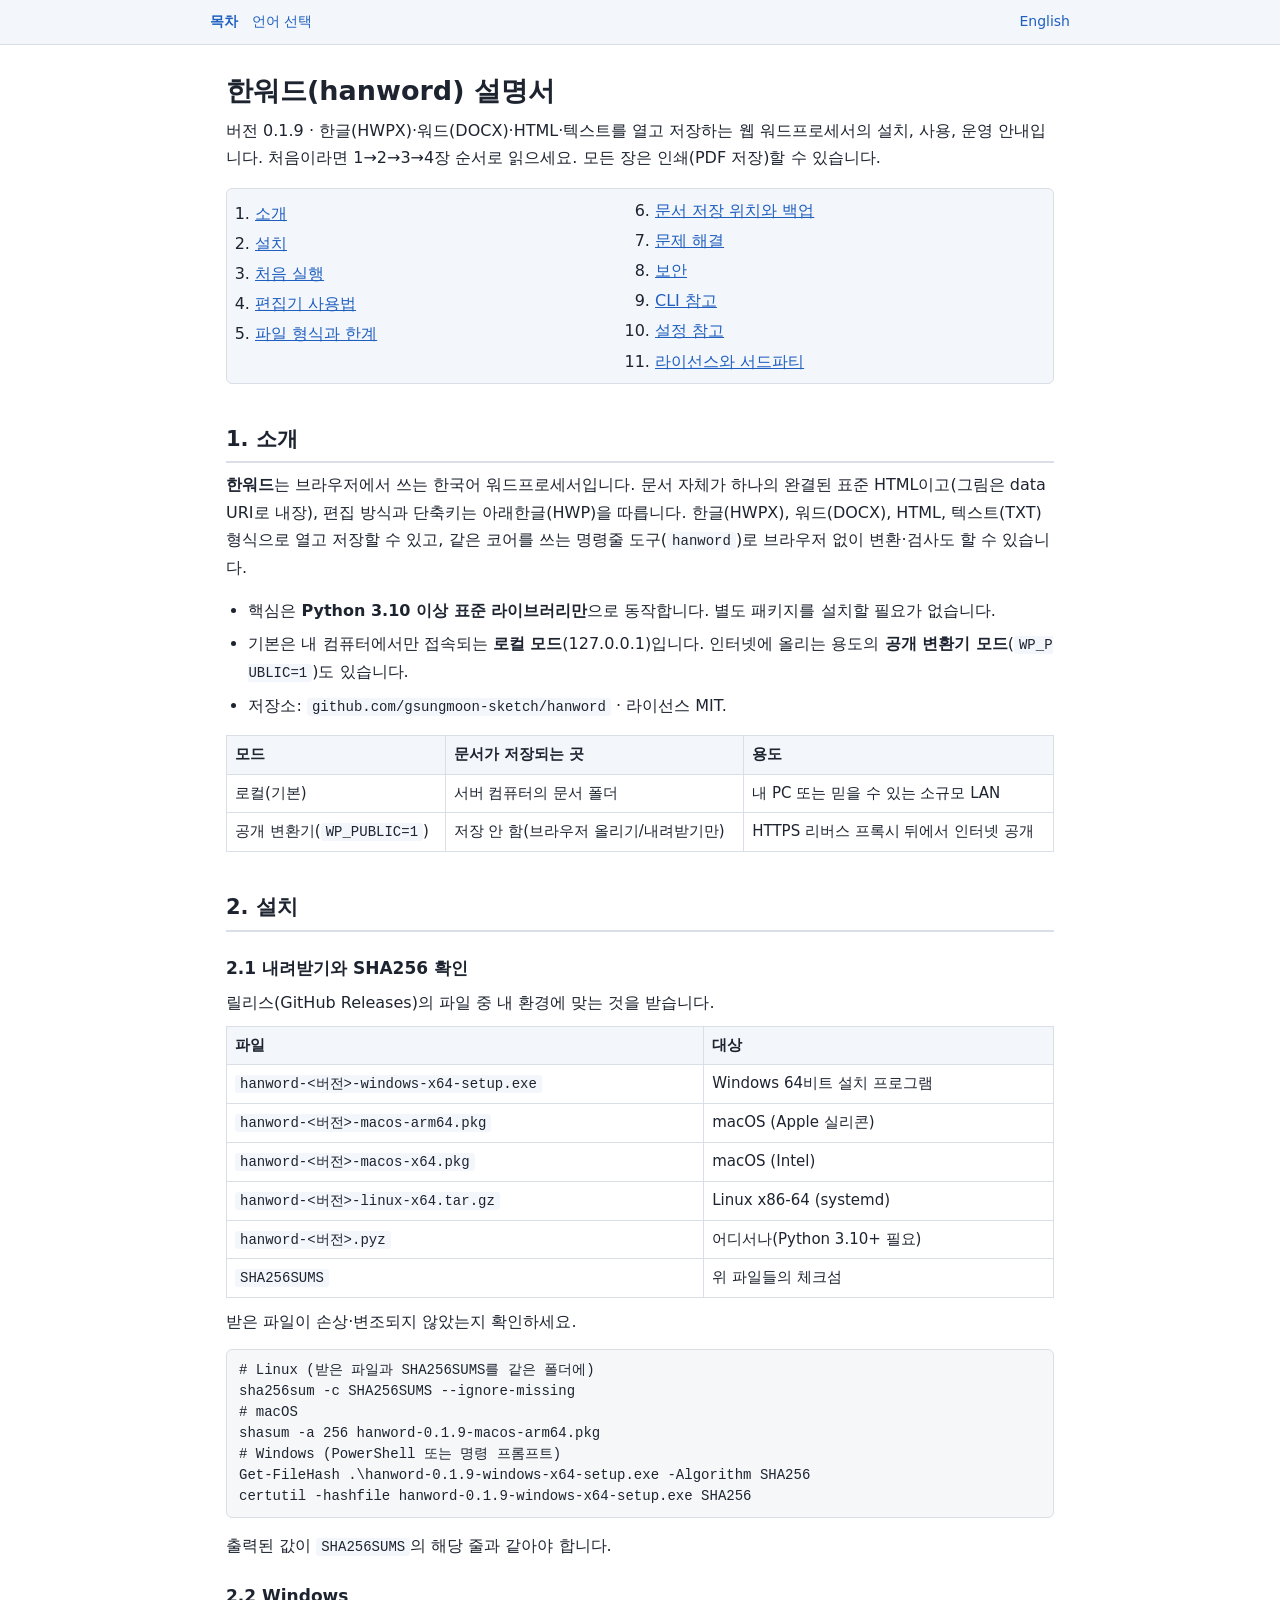
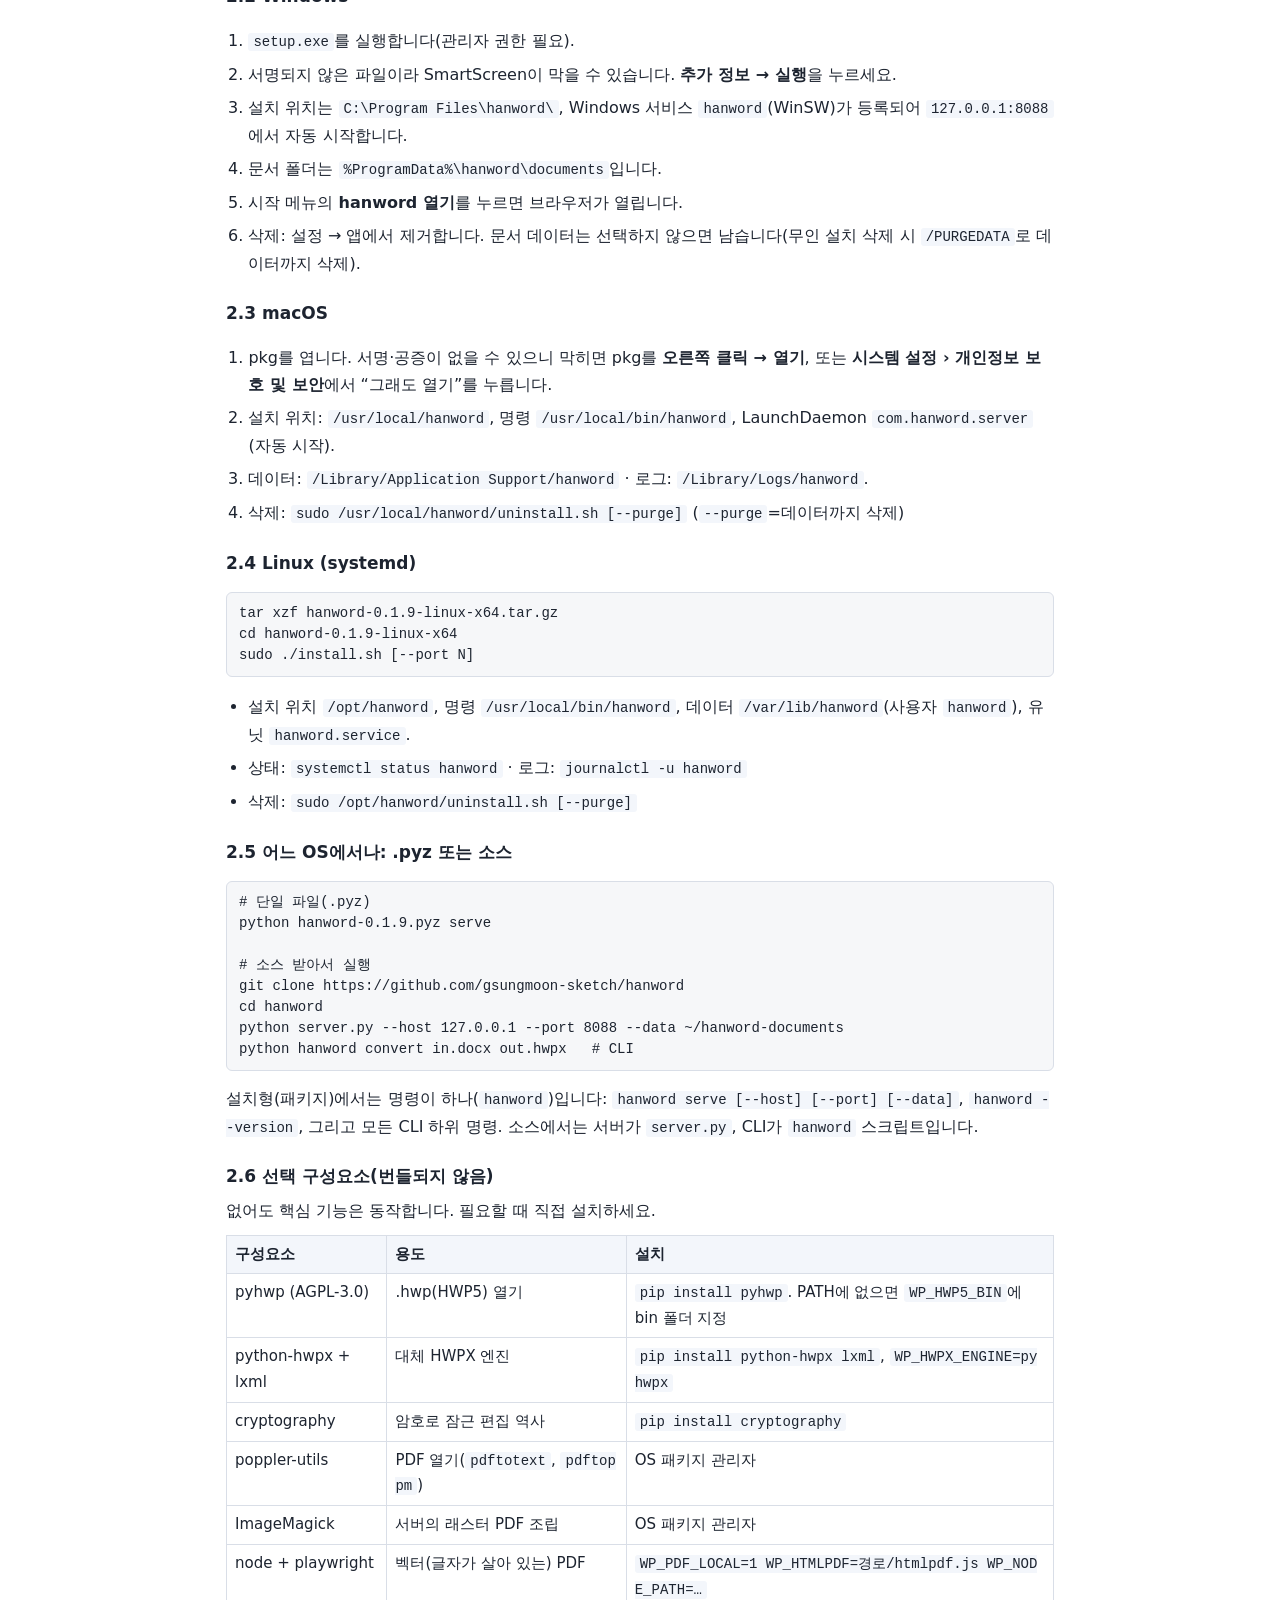
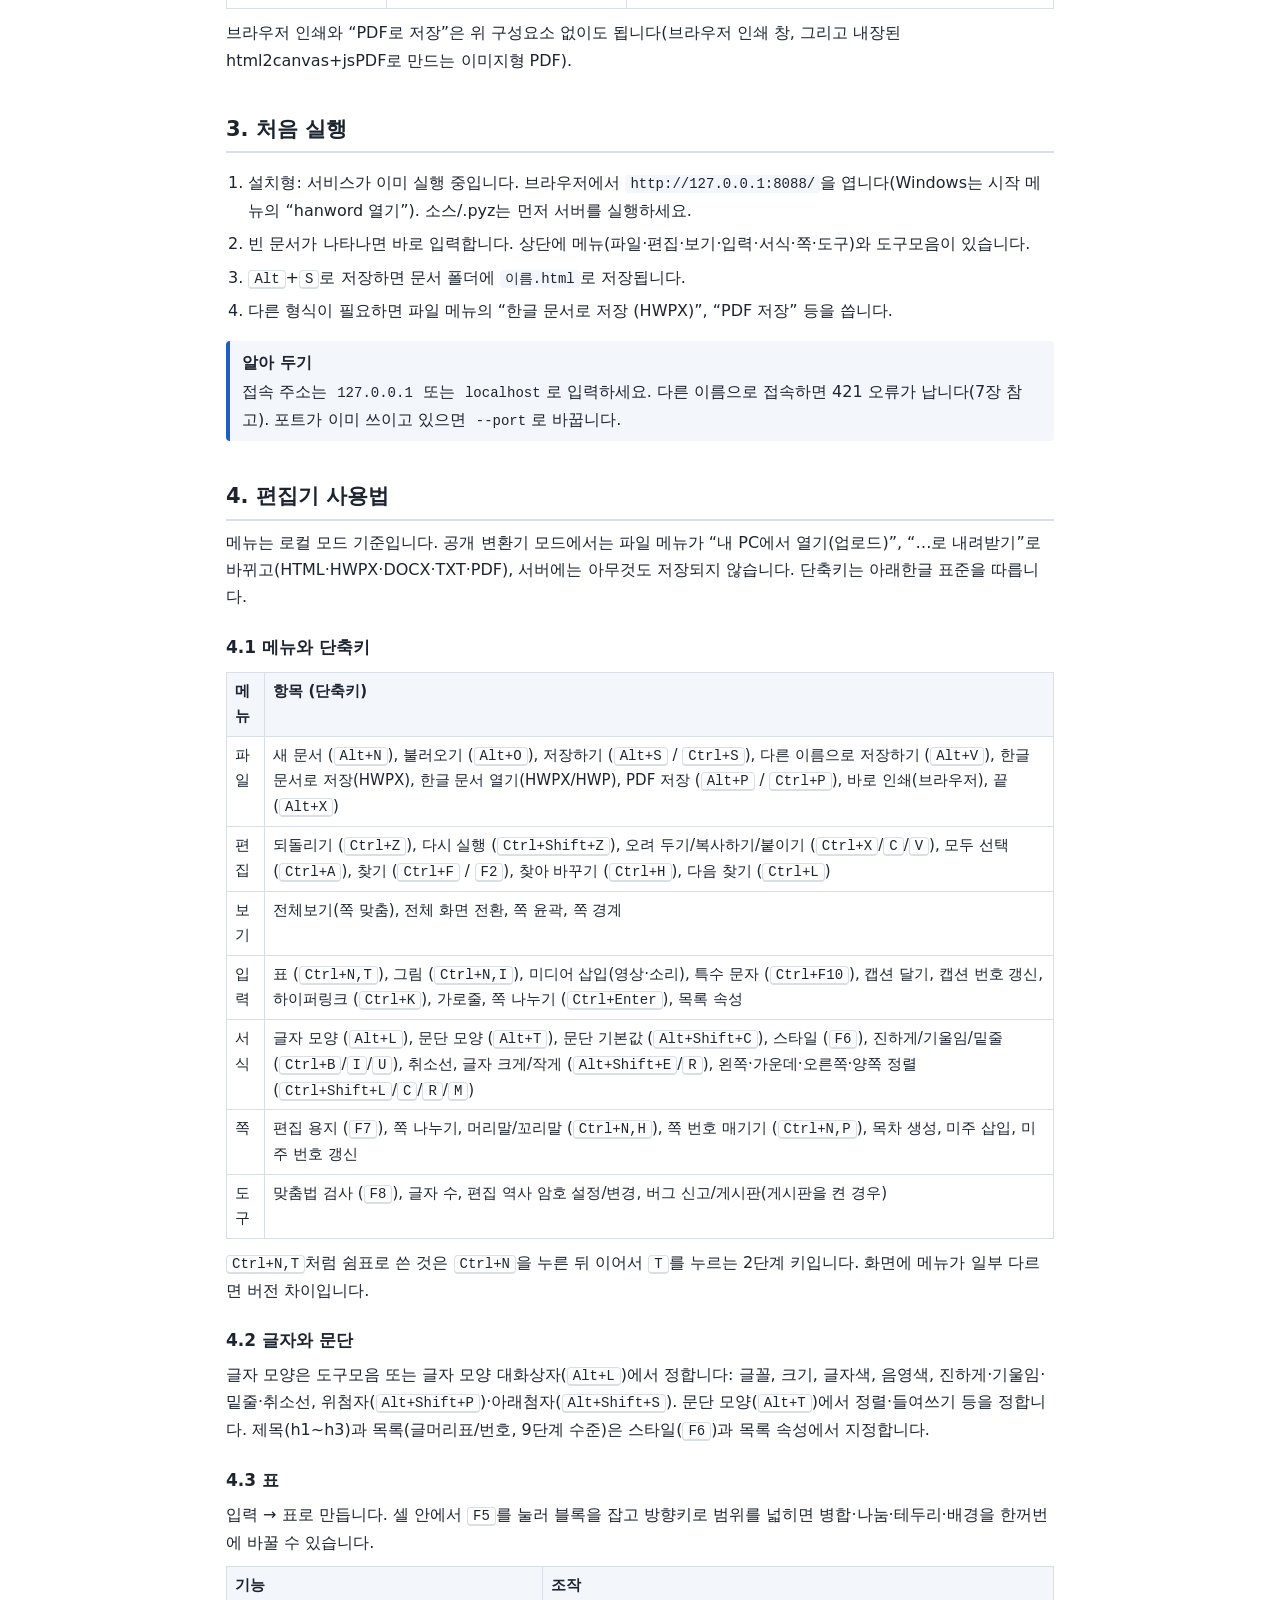
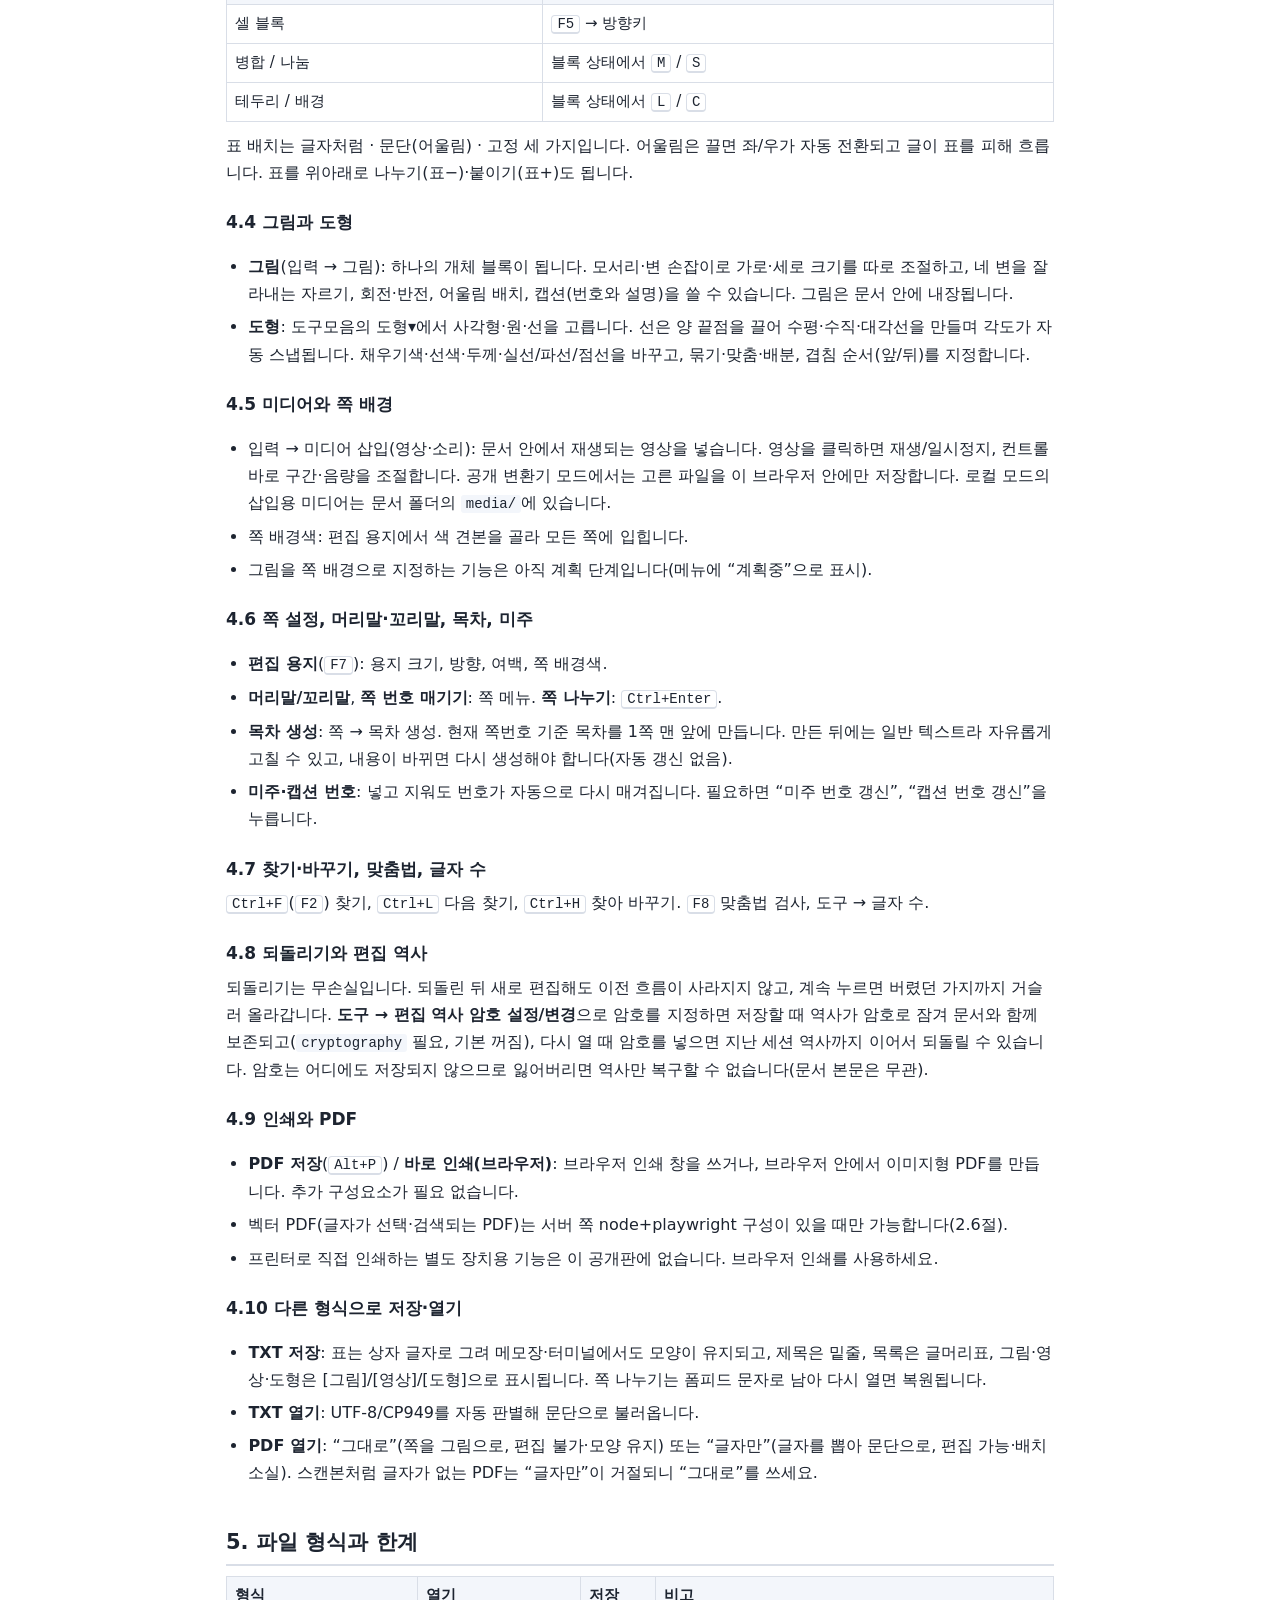
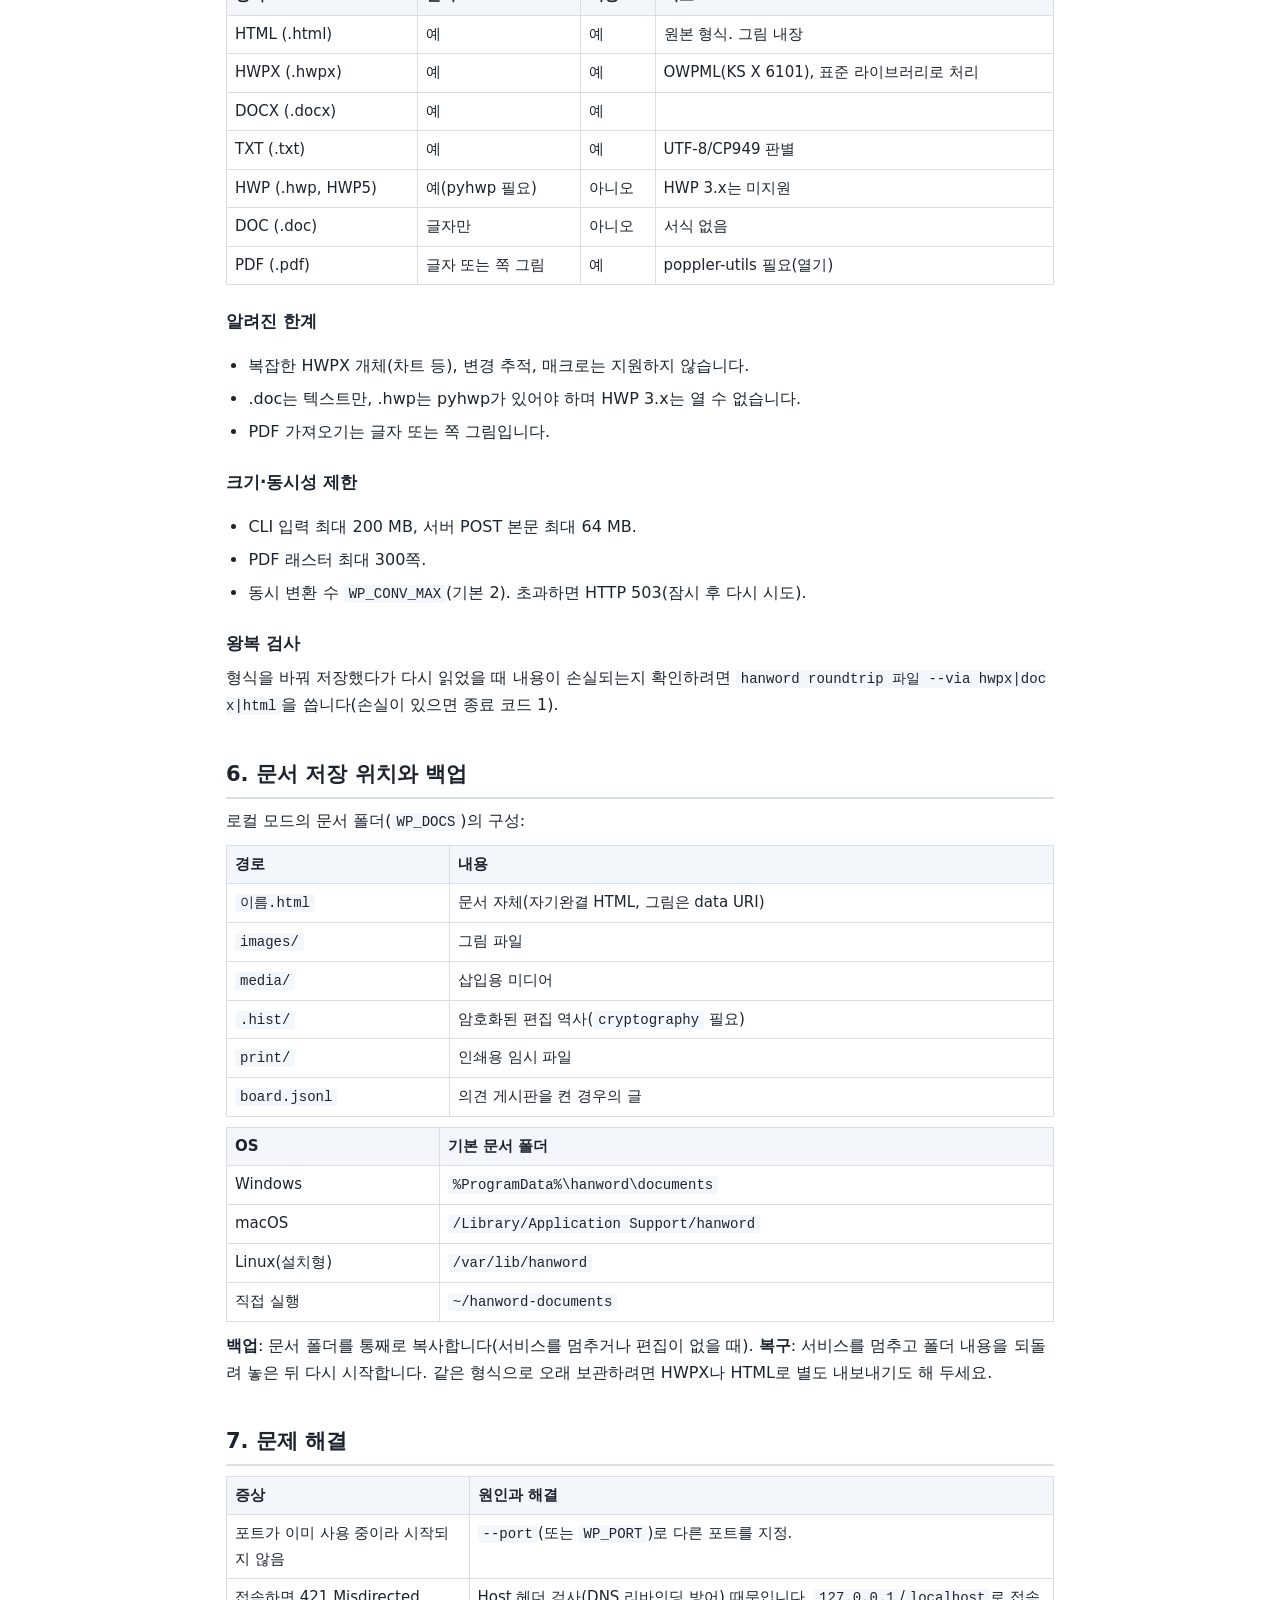
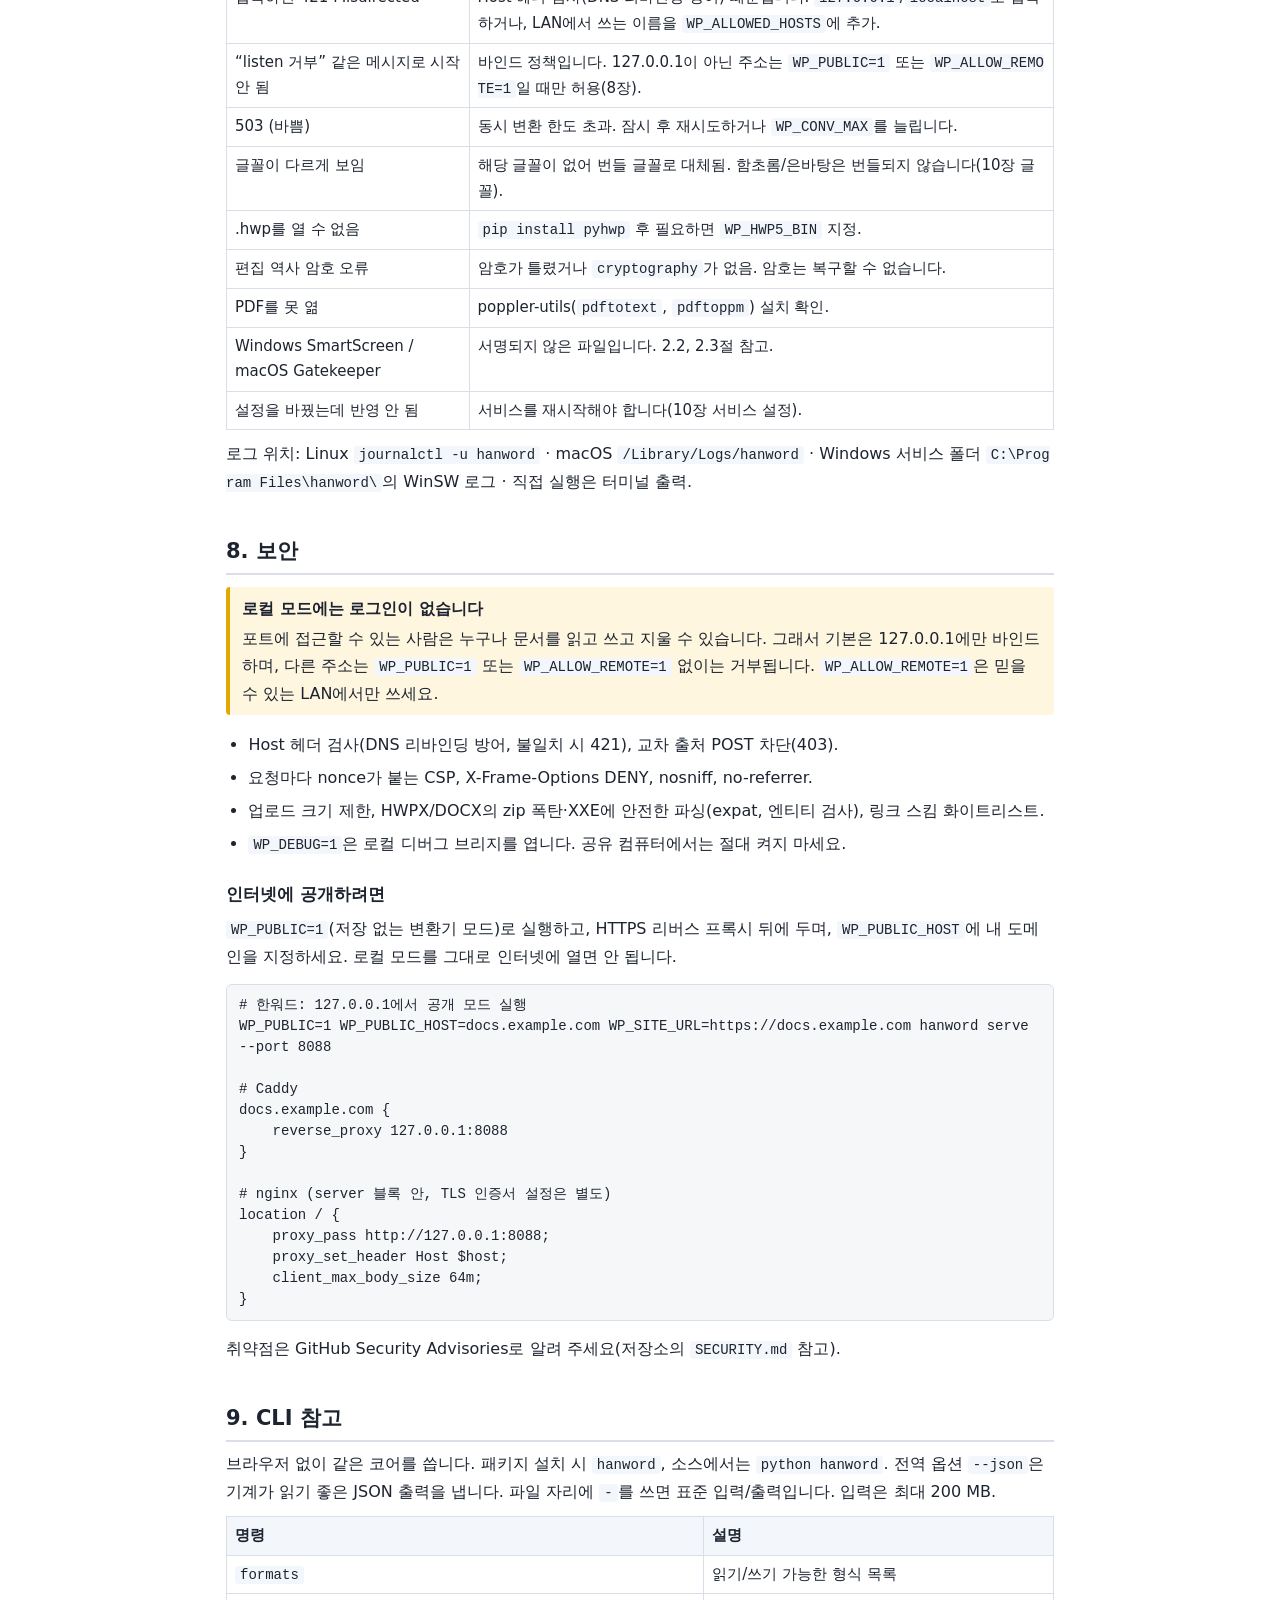
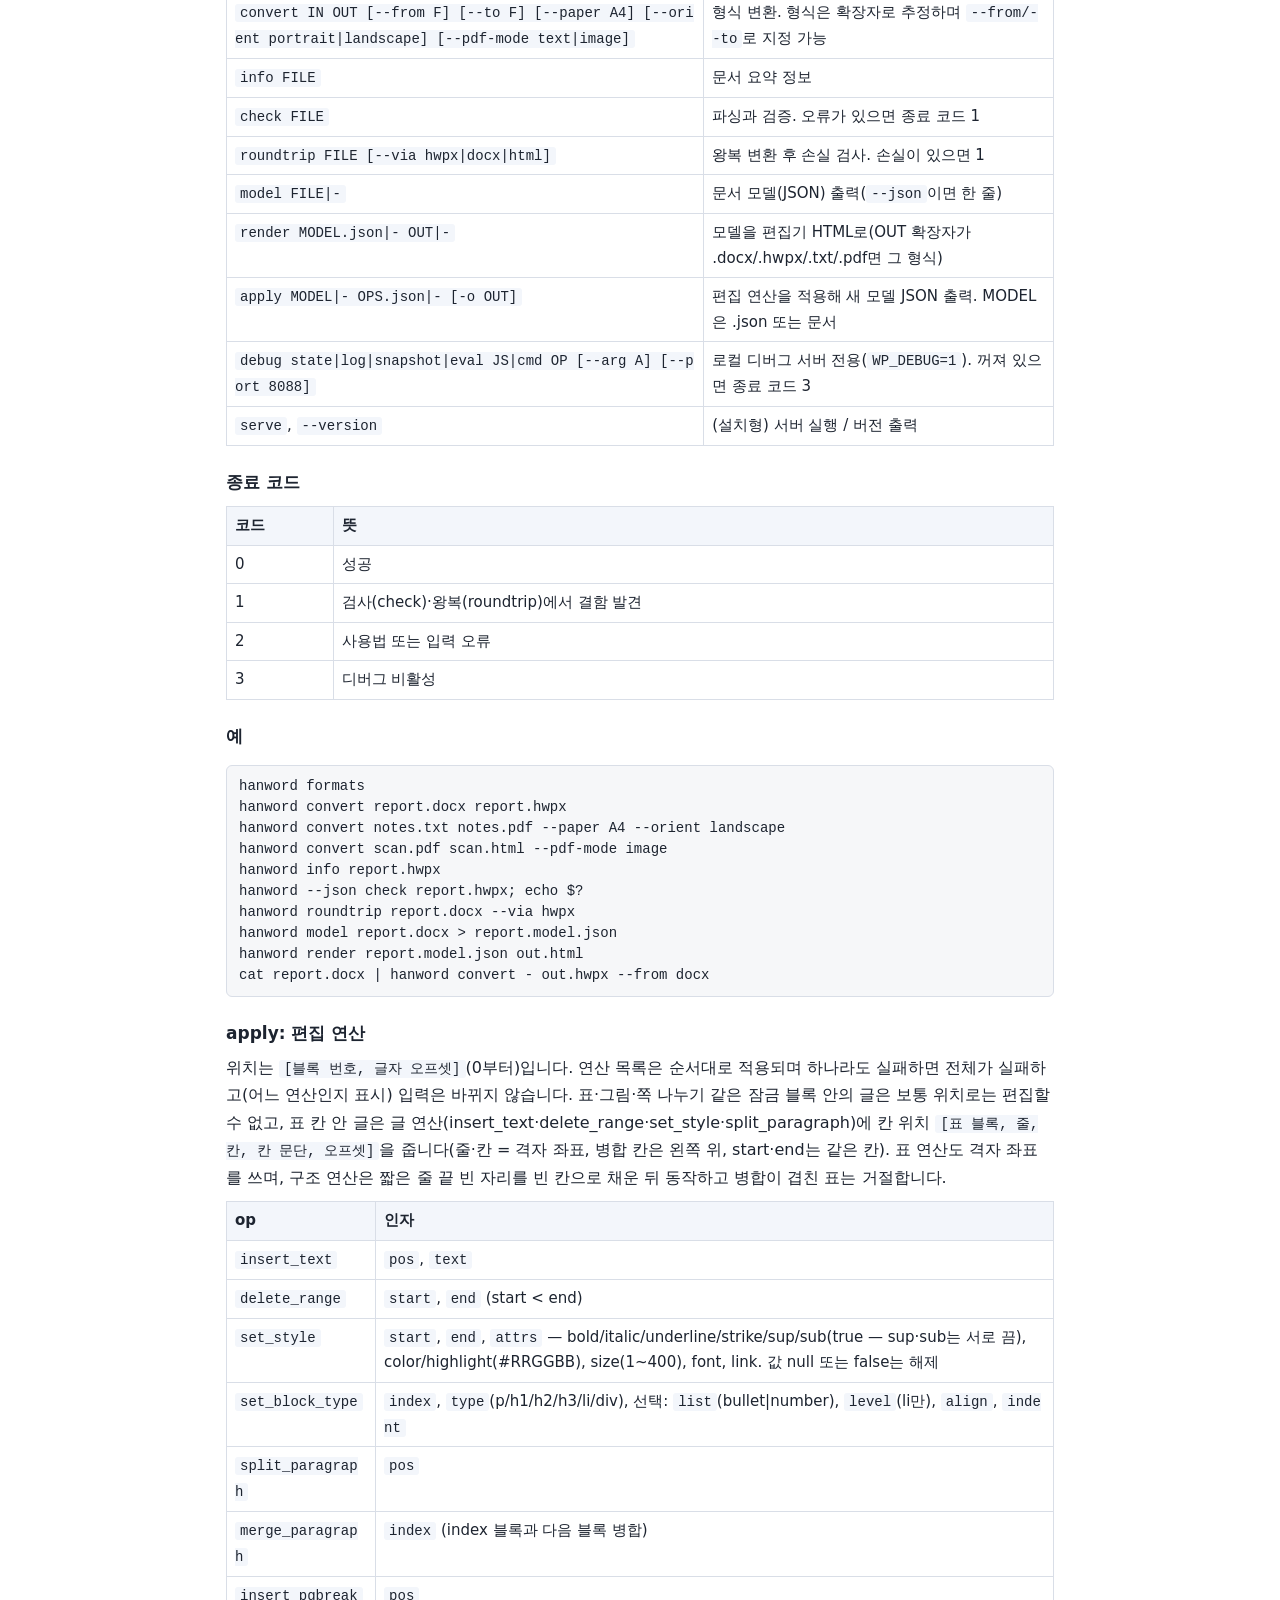
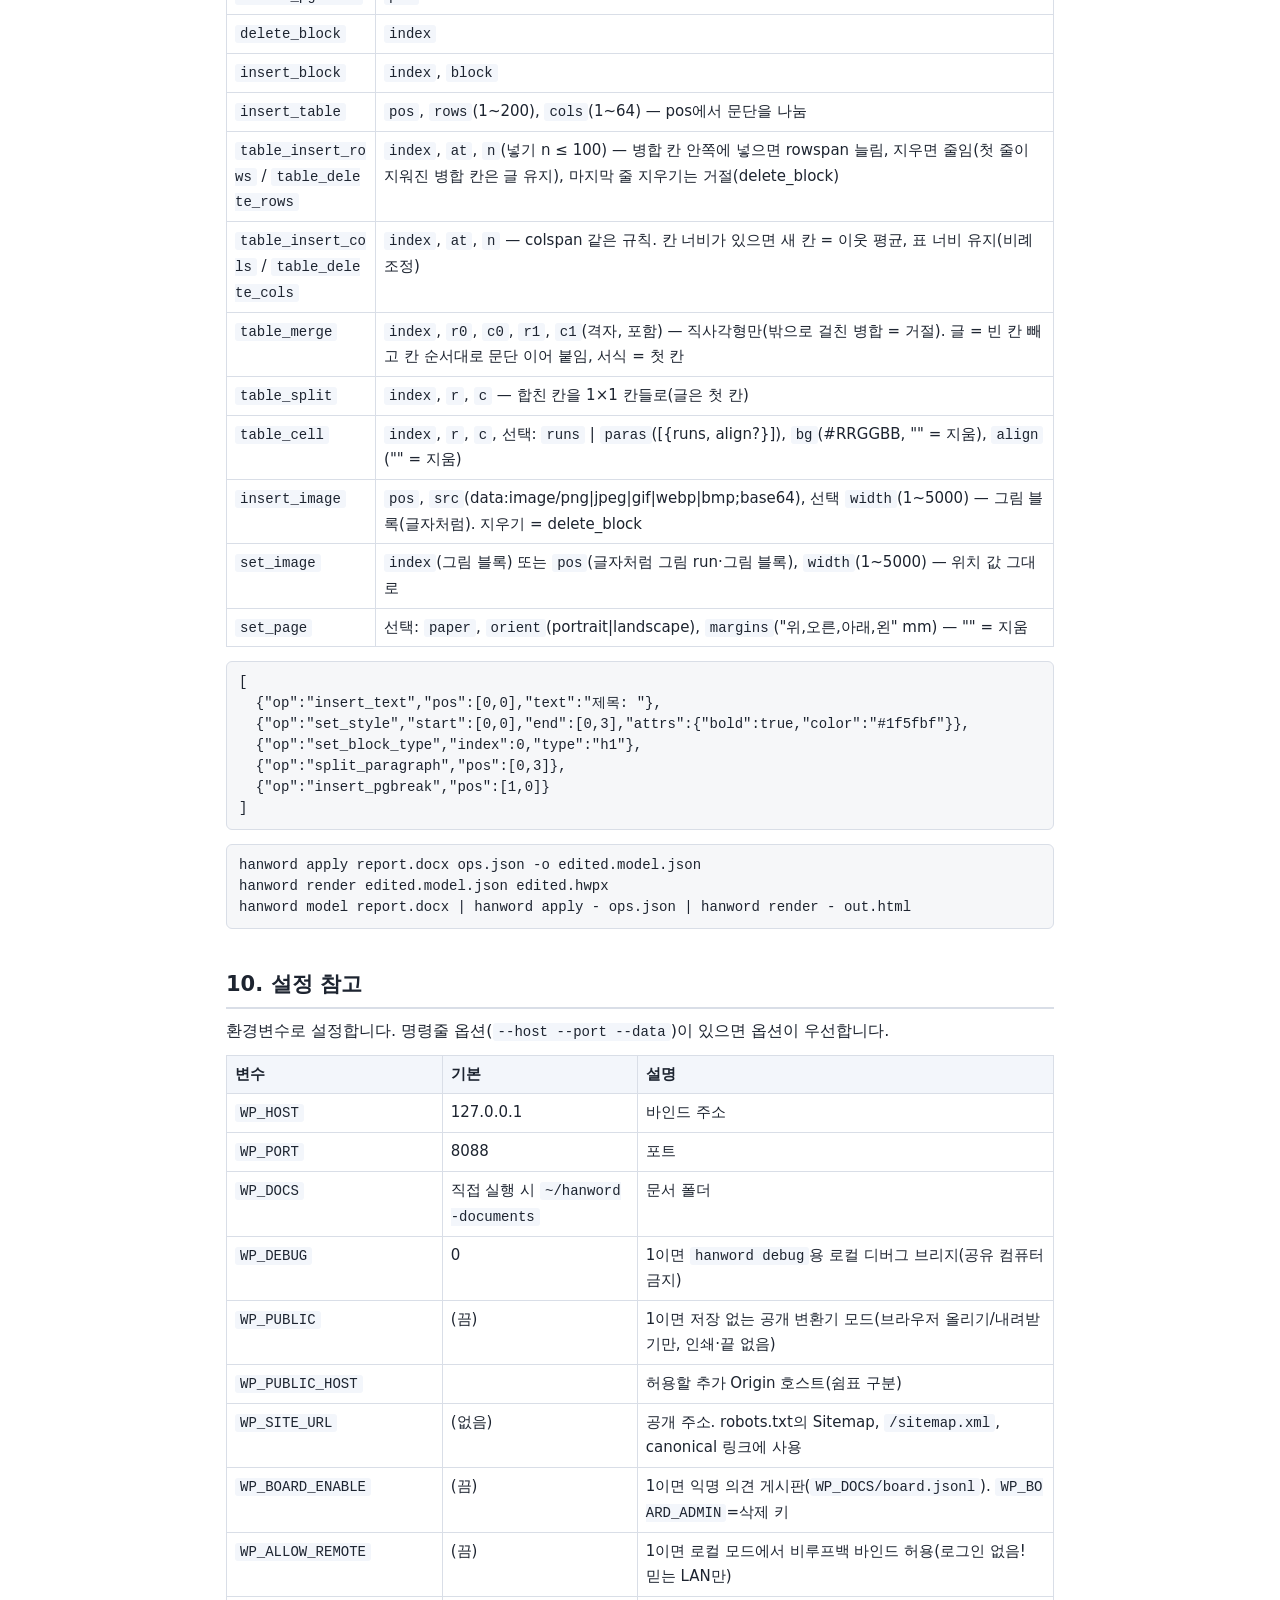
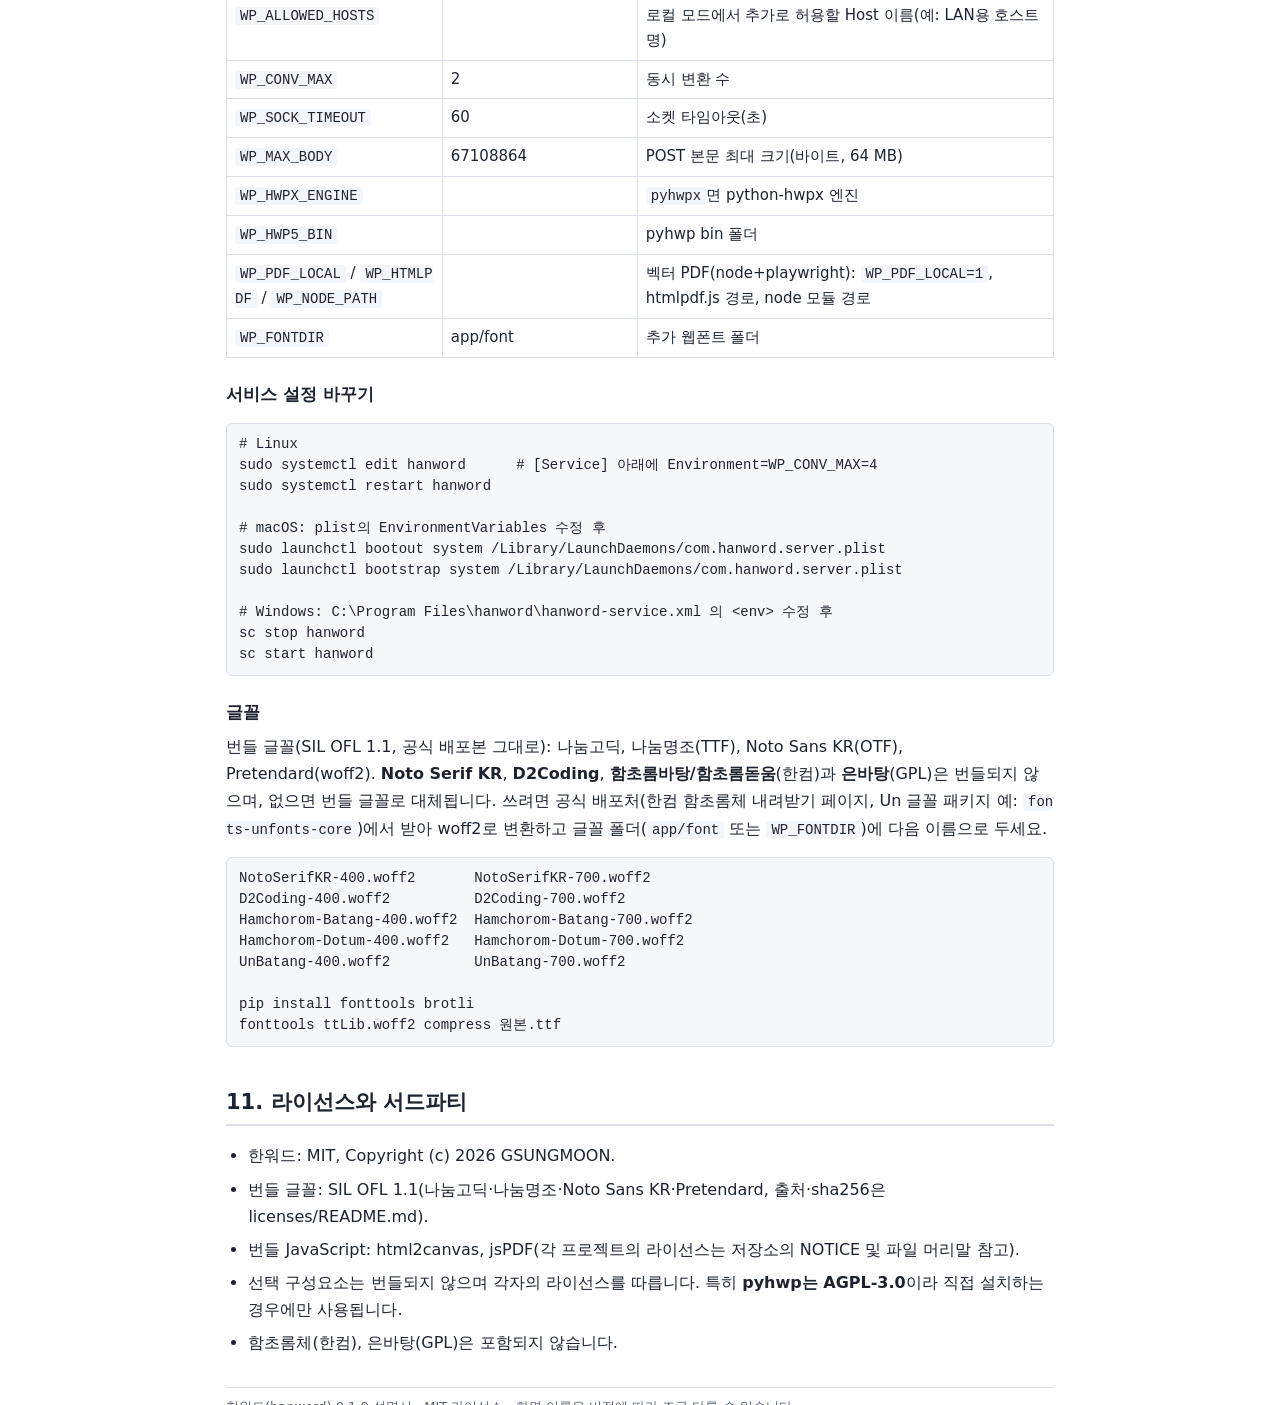
<file: docs/manual/ko/index.html>
<!doctype html>
<html lang="ko"><head><meta charset="utf-8"><meta name="viewport" content="width=device-width,initial-scale=1">
<title>한워드(hanword) 설명서</title><link rel="stylesheet" href="../manual.css"></head><body>
<nav class="top"><div class="in"><a href="#top"><b>목차</b></a><a href="../index.html">언어 선택</a><span class="sp"></span><a href="../en/index.html">English</a></div></nav>
<div class="wrap" id="top"><h1>한워드(hanword) 설명서</h1>
<p>버전 0.1.9 · 한글(HWPX)·워드(DOCX)·HTML·텍스트를 열고 저장하는 웹 워드프로세서의 설치, 사용, 운영 안내입니다. 처음이라면 1→2→3→4장 순서로 읽으세요. 모든 장은 인쇄(PDF 저장)할 수 있습니다.</p>
<ol class="toc">
<li><a href="#overview">소개</a></li><li><a href="#install">설치</a></li><li><a href="#firstrun">처음 실행</a></li><li><a href="#editor">편집기 사용법</a></li><li><a href="#formats">파일 형식과 한계</a></li><li><a href="#backup">문서 저장 위치와 백업</a></li><li><a href="#trouble">문제 해결</a></li><li><a href="#security">보안</a></li><li><a href="#cli">CLI 참고</a></li><li><a href="#config">설정 참고</a></li><li><a href="#licence">라이선스와 서드파티</a></li></ol>

<h2 id="overview">1. 소개</h2>
<p><b>한워드</b>는 브라우저에서 쓰는 한국어 워드프로세서입니다. 문서 자체가 하나의 완결된 표준 HTML이고(그림은 data URI로 내장), 편집 방식과 단축키는 아래한글(HWP)을 따릅니다. 한글(HWPX), 워드(DOCX), HTML, 텍스트(TXT) 형식으로 열고 저장할 수 있고, 같은 코어를 쓰는 명령줄 도구(<code>hanword</code>)로 브라우저 없이 변환·검사도 할 수 있습니다.</p>
<ul><li>핵심은 <b>Python 3.10 이상 표준 라이브러리만</b>으로 동작합니다. 별도 패키지를 설치할 필요가 없습니다.</li>
<li>기본은 내 컴퓨터에서만 접속되는 <b>로컬 모드</b>(127.0.0.1)입니다. 인터넷에 올리는 용도의 <b>공개 변환기 모드</b>(<code>WP_PUBLIC=1</code>)도 있습니다.</li>
<li>저장소: <code>github.com/gsungmoon-sketch/hanword</code> · 라이선스 MIT.</li></ul>
<table><tr><th>모드</th><th>문서가 저장되는 곳</th><th>용도</th></tr>
<tr><td>로컬(기본)</td><td>서버 컴퓨터의 문서 폴더</td><td>내 PC 또는 믿을 수 있는 소규모 LAN</td></tr>
<tr><td>공개 변환기(<code>WP_PUBLIC=1</code>)</td><td>저장 안 함(브라우저 올리기/내려받기만)</td><td>HTTPS 리버스 프록시 뒤에서 인터넷 공개</td></tr></table>

<h2 id="install">2. 설치</h2>
<h3>2.1 내려받기와 SHA256 확인</h3>
<p>릴리스(GitHub Releases)의 파일 중 내 환경에 맞는 것을 받습니다.</p>
<table><tr><th>파일</th><th>대상</th></tr>
<tr><td><code>hanword-&lt;버전&gt;-windows-x64-setup.exe</code></td><td>Windows 64비트 설치 프로그램</td></tr>
<tr><td><code>hanword-&lt;버전&gt;-macos-arm64.pkg</code></td><td>macOS (Apple 실리콘)</td></tr>
<tr><td><code>hanword-&lt;버전&gt;-macos-x64.pkg</code></td><td>macOS (Intel)</td></tr>
<tr><td><code>hanword-&lt;버전&gt;-linux-x64.tar.gz</code></td><td>Linux x86-64 (systemd)</td></tr>
<tr><td><code>hanword-&lt;버전&gt;.pyz</code></td><td>어디서나(Python 3.10+ 필요)</td></tr>
<tr><td><code>SHA256SUMS</code></td><td>위 파일들의 체크섬</td></tr></table>
<p>받은 파일이 손상·변조되지 않았는지 확인하세요.</p>
<pre><code># Linux (받은 파일과 SHA256SUMS를 같은 폴더에)
sha256sum -c SHA256SUMS --ignore-missing
# macOS
shasum -a 256 hanword-0.1.9-macos-arm64.pkg
# Windows (PowerShell 또는 명령 프롬프트)
Get-FileHash .\hanword-0.1.9-windows-x64-setup.exe -Algorithm SHA256
certutil -hashfile hanword-0.1.9-windows-x64-setup.exe SHA256</code></pre>
<p>출력된 값이 <code>SHA256SUMS</code>의 해당 줄과 같아야 합니다.</p>

<h3>2.2 Windows</h3>
<ol><li><code>setup.exe</code>를 실행합니다(관리자 권한 필요).</li>
<li>서명되지 않은 파일이라 SmartScreen이 막을 수 있습니다. <b>추가 정보 → 실행</b>을 누르세요.</li>
<li>설치 위치는 <code>C:\Program Files\hanword\</code>, Windows 서비스 <code>hanword</code>(WinSW)가 등록되어 <code>127.0.0.1:8088</code>에서 자동 시작합니다.</li>
<li>문서 폴더는 <code>%ProgramData%\hanword\documents</code>입니다.</li>
<li>시작 메뉴의 <b>hanword 열기</b>를 누르면 브라우저가 열립니다.</li>
<li>삭제: 설정 → 앱에서 제거합니다. 문서 데이터는 선택하지 않으면 남습니다(무인 설치 삭제 시 <code>/PURGEDATA</code>로 데이터까지 삭제).</li></ol>
<h3>2.3 macOS</h3>
<ol><li>pkg를 엽니다. 서명·공증이 없을 수 있으니 막히면 pkg를 <b>오른쪽 클릭 → 열기</b>, 또는 <b>시스템 설정 › 개인정보 보호 및 보안</b>에서 “그래도 열기”를 누릅니다.</li>
<li>설치 위치: <code>/usr/local/hanword</code>, 명령 <code>/usr/local/bin/hanword</code>, LaunchDaemon <code>com.hanword.server</code>(자동 시작).</li>
<li>데이터: <code>/Library/Application Support/hanword</code> · 로그: <code>/Library/Logs/hanword</code>.</li>
<li>삭제: <code>sudo /usr/local/hanword/uninstall.sh [--purge]</code> (<code>--purge</code>=데이터까지 삭제)</li></ol>
<h3>2.4 Linux (systemd)</h3>
<pre><code>tar xzf hanword-0.1.9-linux-x64.tar.gz
cd hanword-0.1.9-linux-x64
sudo ./install.sh [--port N]</code></pre>
<ul><li>설치 위치 <code>/opt/hanword</code>, 명령 <code>/usr/local/bin/hanword</code>, 데이터 <code>/var/lib/hanword</code>(사용자 <code>hanword</code>), 유닛 <code>hanword.service</code>.</li>
<li>상태: <code>systemctl status hanword</code> · 로그: <code>journalctl -u hanword</code></li>
<li>삭제: <code>sudo /opt/hanword/uninstall.sh [--purge]</code></li></ul>
<h3>2.5 어느 OS에서나: .pyz 또는 소스</h3>
<pre><code># 단일 파일(.pyz)
python hanword-0.1.9.pyz serve

# 소스 받아서 실행
git clone https://github.com/gsungmoon-sketch/hanword
cd hanword
python server.py --host 127.0.0.1 --port 8088 --data ~/hanword-documents
python hanword convert in.docx out.hwpx   # CLI</code></pre>
<p>설치형(패키지)에서는 명령이 하나(<code>hanword</code>)입니다: <code>hanword serve [--host] [--port] [--data]</code>, <code>hanword --version</code>, 그리고 모든 CLI 하위 명령. 소스에서는 서버가 <code>server.py</code>, CLI가 <code>hanword</code> 스크립트입니다.</p>
<h3>2.6 선택 구성요소(번들되지 않음)</h3>
<p>없어도 핵심 기능은 동작합니다. 필요할 때 직접 설치하세요.</p>
<table><tr><th>구성요소</th><th>용도</th><th>설치</th></tr>
<tr><td>pyhwp (AGPL-3.0)</td><td>.hwp(HWP5) 열기</td><td><code>pip install pyhwp</code>. PATH에 없으면 <code>WP_HWP5_BIN</code>에 bin 폴더 지정</td></tr>
<tr><td>python-hwpx + lxml</td><td>대체 HWPX 엔진</td><td><code>pip install python-hwpx lxml</code>, <code>WP_HWPX_ENGINE=pyhwpx</code></td></tr>
<tr><td>cryptography</td><td>암호로 잠근 편집 역사</td><td><code>pip install cryptography</code></td></tr>
<tr><td>poppler-utils</td><td>PDF 열기(<code>pdftotext</code>, <code>pdftoppm</code>)</td><td>OS 패키지 관리자</td></tr>
<tr><td>ImageMagick</td><td>서버의 래스터 PDF 조립</td><td>OS 패키지 관리자</td></tr>
<tr><td>node + playwright</td><td>벡터(글자가 살아 있는) PDF</td><td><code>WP_PDF_LOCAL=1 WP_HTMLPDF=경로/htmlpdf.js WP_NODE_PATH=…</code></td></tr></table>
<p>브라우저 인쇄와 “PDF로 저장”은 위 구성요소 없이도 됩니다(브라우저 인쇄 창, 그리고 내장된 html2canvas+jsPDF로 만드는 이미지형 PDF).</p>

<h2 id="firstrun">3. 처음 실행</h2>
<ol><li>설치형: 서비스가 이미 실행 중입니다. 브라우저에서 <code>http://127.0.0.1:8088/</code>을 엽니다(Windows는 시작 메뉴의 “hanword 열기”). 소스/.pyz는 먼저 서버를 실행하세요.</li>
<li>빈 문서가 나타나면 바로 입력합니다. 상단에 메뉴(파일·편집·보기·입력·서식·쪽·도구)와 도구모음이 있습니다.</li>
<li><kbd>Alt</kbd>+<kbd>S</kbd>로 저장하면 문서 폴더에 <code>이름.html</code>로 저장됩니다.</li>
<li>다른 형식이 필요하면 파일 메뉴의 “한글 문서로 저장 (HWPX)”, “PDF 저장” 등을 씁니다.</li></ol>
<div class="note"><b>알아 두기</b>접속 주소는 <code>127.0.0.1</code> 또는 <code>localhost</code>로 입력하세요. 다른 이름으로 접속하면 421 오류가 납니다(7장 참고). 포트가 이미 쓰이고 있으면 <code>--port</code>로 바꿉니다.</div>

<h2 id="editor">4. 편집기 사용법</h2>
<p>메뉴는 로컬 모드 기준입니다. 공개 변환기 모드에서는 파일 메뉴가 “내 PC에서 열기(업로드)”, “…로 내려받기”로 바뀌고(HTML·HWPX·DOCX·TXT·PDF), 서버에는 아무것도 저장되지 않습니다. 단축키는 아래한글 표준을 따릅니다.</p>
<h3>4.1 메뉴와 단축키</h3>
<table><tr><th>메뉴</th><th>항목 (단축키)</th></tr>
<tr><td>파일</td><td>새 문서 (<kbd>Alt+N</kbd>), 불러오기 (<kbd>Alt+O</kbd>), 저장하기 (<kbd>Alt+S</kbd> / <kbd>Ctrl+S</kbd>), 다른 이름으로 저장하기 (<kbd>Alt+V</kbd>), 한글 문서로 저장(HWPX), 한글 문서 열기(HWPX/HWP), PDF 저장 (<kbd>Alt+P</kbd> / <kbd>Ctrl+P</kbd>), 바로 인쇄(브라우저), 끝 (<kbd>Alt+X</kbd>)</td></tr>
<tr><td>편집</td><td>되돌리기 (<kbd>Ctrl+Z</kbd>), 다시 실행 (<kbd>Ctrl+Shift+Z</kbd>), 오려 두기/복사하기/붙이기 (<kbd>Ctrl+X</kbd>/<kbd>C</kbd>/<kbd>V</kbd>), 모두 선택 (<kbd>Ctrl+A</kbd>), 찾기 (<kbd>Ctrl+F</kbd> / <kbd>F2</kbd>), 찾아 바꾸기 (<kbd>Ctrl+H</kbd>), 다음 찾기 (<kbd>Ctrl+L</kbd>)</td></tr>
<tr><td>보기</td><td>전체보기(쪽 맞춤), 전체 화면 전환, 쪽 윤곽, 쪽 경계</td></tr>
<tr><td>입력</td><td>표 (<kbd>Ctrl+N,T</kbd>), 그림 (<kbd>Ctrl+N,I</kbd>), 미디어 삽입(영상·소리), 특수 문자 (<kbd>Ctrl+F10</kbd>), 캡션 달기, 캡션 번호 갱신, 하이퍼링크 (<kbd>Ctrl+K</kbd>), 가로줄, 쪽 나누기 (<kbd>Ctrl+Enter</kbd>), 목록 속성</td></tr>
<tr><td>서식</td><td>글자 모양 (<kbd>Alt+L</kbd>), 문단 모양 (<kbd>Alt+T</kbd>), 문단 기본값 (<kbd>Alt+Shift+C</kbd>), 스타일 (<kbd>F6</kbd>), 진하게/기울임/밑줄 (<kbd>Ctrl+B</kbd>/<kbd>I</kbd>/<kbd>U</kbd>), 취소선, 글자 크게/작게 (<kbd>Alt+Shift+E</kbd>/<kbd>R</kbd>), 왼쪽·가운데·오른쪽·양쪽 정렬 (<kbd>Ctrl+Shift+L</kbd>/<kbd>C</kbd>/<kbd>R</kbd>/<kbd>M</kbd>)</td></tr>
<tr><td>쪽</td><td>편집 용지 (<kbd>F7</kbd>), 쪽 나누기, 머리말/꼬리말 (<kbd>Ctrl+N,H</kbd>), 쪽 번호 매기기 (<kbd>Ctrl+N,P</kbd>), 목차 생성, 미주 삽입, 미주 번호 갱신</td></tr>
<tr><td>도구</td><td>맞춤법 검사 (<kbd>F8</kbd>), 글자 수, 편집 역사 암호 설정/변경, 버그 신고/게시판(게시판을 켠 경우)</td></tr></table>
<p><kbd>Ctrl+N,T</kbd>처럼 쉼표로 쓴 것은 <kbd>Ctrl+N</kbd>을 누른 뒤 이어서 <kbd>T</kbd>를 누르는 2단계 키입니다. 화면에 메뉴가 일부 다르면 버전 차이입니다.</p>
<h3>4.2 글자와 문단</h3>
<p>글자 모양은 도구모음 또는 글자 모양 대화상자(<kbd>Alt+L</kbd>)에서 정합니다: 글꼴, 크기, 글자색, 음영색, 진하게·기울임·밑줄·취소선, 위첨자(<kbd>Alt+Shift+P</kbd>)·아래첨자(<kbd>Alt+Shift+S</kbd>). 문단 모양(<kbd>Alt+T</kbd>)에서 정렬·들여쓰기 등을 정합니다. 제목(h1~h3)과 목록(글머리표/번호, 9단계 수준)은 스타일(<kbd>F6</kbd>)과 목록 속성에서 지정합니다.</p>
<h3>4.3 표</h3>
<p>입력 → 표로 만듭니다. 셀 안에서 <kbd>F5</kbd>를 눌러 블록을 잡고 방향키로 범위를 넓히면 병합·나눔·테두리·배경을 한꺼번에 바꿀 수 있습니다.</p>
<table><tr><th>기능</th><th>조작</th></tr><tr><td>셀 블록</td><td><kbd>F5</kbd> → 방향키</td></tr><tr><td>병합 / 나눔</td><td>블록 상태에서 <kbd>M</kbd> / <kbd>S</kbd></td></tr><tr><td>테두리 / 배경</td><td>블록 상태에서 <kbd>L</kbd> / <kbd>C</kbd></td></tr></table>
<p>표 배치는 글자처럼 · 문단(어울림) · 고정 세 가지입니다. 어울림은 끌면 좌/우가 자동 전환되고 글이 표를 피해 흐릅니다. 표를 위아래로 나누기(표−)·붙이기(표+)도 됩니다.</p>
<h3>4.4 그림과 도형</h3>
<ul><li><b>그림</b>(입력 → 그림): 하나의 개체 블록이 됩니다. 모서리·변 손잡이로 가로·세로 크기를 따로 조절하고, 네 변을 잘라내는 자르기, 회전·반전, 어울림 배치, 캡션(번호와 설명)을 쓸 수 있습니다. 그림은 문서 안에 내장됩니다.</li>
<li><b>도형</b>: 도구모음의 도형▾에서 사각형·원·선을 고릅니다. 선은 양 끝점을 끌어 수평·수직·대각선을 만들며 각도가 자동 스냅됩니다. 채우기색·선색·두께·실선/파선/점선을 바꾸고, 묶기·맞춤·배분, 겹침 순서(앞/뒤)를 지정합니다.</li></ul>
<h3>4.5 미디어와 쪽 배경</h3>
<ul><li>입력 → 미디어 삽입(영상·소리): 문서 안에서 재생되는 영상을 넣습니다. 영상을 클릭하면 재생/일시정지, 컨트롤바로 구간·음량을 조절합니다. 공개 변환기 모드에서는 고른 파일을 이 브라우저 안에만 저장합니다. 로컬 모드의 삽입용 미디어는 문서 폴더의 <code>media/</code>에 있습니다.</li>
<li>쪽 배경색: 편집 용지에서 색 견본을 골라 모든 쪽에 입힙니다.</li>
<li>그림을 쪽 배경으로 지정하는 기능은 아직 계획 단계입니다(메뉴에 “계획중”으로 표시).</li></ul>
<h3>4.6 쪽 설정, 머리말·꼬리말, 목차, 미주</h3>
<ul><li><b>편집 용지</b>(<kbd>F7</kbd>): 용지 크기, 방향, 여백, 쪽 배경색.</li>
<li><b>머리말/꼬리말</b>, <b>쪽 번호 매기기</b>: 쪽 메뉴. <b>쪽 나누기</b>: <kbd>Ctrl+Enter</kbd>.</li>
<li><b>목차 생성</b>: 쪽 → 목차 생성. 현재 쪽번호 기준 목차를 1쪽 맨 앞에 만듭니다. 만든 뒤에는 일반 텍스트라 자유롭게 고칠 수 있고, 내용이 바뀌면 다시 생성해야 합니다(자동 갱신 없음).</li>
<li><b>미주·캡션 번호</b>: 넣고 지워도 번호가 자동으로 다시 매겨집니다. 필요하면 “미주 번호 갱신”, “캡션 번호 갱신”을 누릅니다.</li></ul>
<h3>4.7 찾기·바꾸기, 맞춤법, 글자 수</h3>
<p><kbd>Ctrl+F</kbd>(<kbd>F2</kbd>) 찾기, <kbd>Ctrl+L</kbd> 다음 찾기, <kbd>Ctrl+H</kbd> 찾아 바꾸기. <kbd>F8</kbd> 맞춤법 검사, 도구 → 글자 수.</p>
<h3>4.8 되돌리기와 편집 역사</h3>
<p>되돌리기는 무손실입니다. 되돌린 뒤 새로 편집해도 이전 흐름이 사라지지 않고, 계속 누르면 버렸던 가지까지 거슬러 올라갑니다. <b>도구 → 편집 역사 암호 설정/변경</b>으로 암호를 지정하면 저장할 때 역사가 암호로 잠겨 문서와 함께 보존되고(<code>cryptography</code> 필요, 기본 꺼짐), 다시 열 때 암호를 넣으면 지난 세션 역사까지 이어서 되돌릴 수 있습니다. 암호는 어디에도 저장되지 않으므로 잃어버리면 역사만 복구할 수 없습니다(문서 본문은 무관).</p>
<h3>4.9 인쇄와 PDF</h3>
<ul><li><b>PDF 저장</b>(<kbd>Alt+P</kbd>) / <b>바로 인쇄(브라우저)</b>: 브라우저 인쇄 창을 쓰거나, 브라우저 안에서 이미지형 PDF를 만듭니다. 추가 구성요소가 필요 없습니다.</li>
<li>벡터 PDF(글자가 선택·검색되는 PDF)는 서버 쪽 node+playwright 구성이 있을 때만 가능합니다(2.6절).</li>
<li>프린터로 직접 인쇄하는 별도 장치용 기능은 이 공개판에 없습니다. 브라우저 인쇄를 사용하세요.</li></ul>
<h3>4.10 다른 형식으로 저장·열기</h3>
<ul><li><b>TXT 저장</b>: 표는 상자 글자로 그려 메모장·터미널에서도 모양이 유지되고, 제목은 밑줄, 목록은 글머리표, 그림·영상·도형은 [그림]/[영상]/[도형]으로 표시됩니다. 쪽 나누기는 폼피드 문자로 남아 다시 열면 복원됩니다.</li>
<li><b>TXT 열기</b>: UTF-8/CP949를 자동 판별해 문단으로 불러옵니다.</li>
<li><b>PDF 열기</b>: “그대로”(쪽을 그림으로, 편집 불가·모양 유지) 또는 “글자만”(글자를 뽑아 문단으로, 편집 가능·배치 소실). 스캔본처럼 글자가 없는 PDF는 “글자만”이 거절되니 “그대로”를 쓰세요.</li></ul>

<h2 id="formats">5. 파일 형식과 한계</h2>
<table><tr><th>형식</th><th>열기</th><th>저장</th><th>비고</th></tr>
<tr><td>HTML (.html)</td><td>예</td><td>예</td><td>원본 형식. 그림 내장</td></tr>
<tr><td>HWPX (.hwpx)</td><td>예</td><td>예</td><td>OWPML(KS X 6101), 표준 라이브러리로 처리</td></tr>
<tr><td>DOCX (.docx)</td><td>예</td><td>예</td><td></td></tr>
<tr><td>TXT (.txt)</td><td>예</td><td>예</td><td>UTF-8/CP949 판별</td></tr>
<tr><td>HWP (.hwp, HWP5)</td><td>예(pyhwp 필요)</td><td>아니오</td><td>HWP 3.x는 미지원</td></tr>
<tr><td>DOC (.doc)</td><td>글자만</td><td>아니오</td><td>서식 없음</td></tr>
<tr><td>PDF (.pdf)</td><td>글자 또는 쪽 그림</td><td>예</td><td>poppler-utils 필요(열기)</td></tr></table>
<h3>알려진 한계</h3>
<ul><li>복잡한 HWPX 개체(차트 등), 변경 추적, 매크로는 지원하지 않습니다.</li><li>.doc는 텍스트만, .hwp는 pyhwp가 있어야 하며 HWP 3.x는 열 수 없습니다.</li><li>PDF 가져오기는 글자 또는 쪽 그림입니다.</li></ul>
<h3>크기·동시성 제한</h3>
<ul><li>CLI 입력 최대 200 MB, 서버 POST 본문 최대 64 MB.</li><li>PDF 래스터 최대 300쪽.</li><li>동시 변환 수 <code>WP_CONV_MAX</code>(기본 2). 초과하면 HTTP 503(잠시 후 다시 시도).</li></ul>
<h3>왕복 검사</h3>
<p>형식을 바꿔 저장했다가 다시 읽었을 때 내용이 손실되는지 확인하려면 <code>hanword roundtrip 파일 --via hwpx|docx|html</code>을 씁니다(손실이 있으면 종료 코드 1).</p>

<h2 id="backup">6. 문서 저장 위치와 백업</h2>
<p>로컬 모드의 문서 폴더(<code>WP_DOCS</code>)의 구성:</p>
<table><tr><th>경로</th><th>내용</th></tr>
<tr><td><code>이름.html</code></td><td>문서 자체(자기완결 HTML, 그림은 data URI)</td></tr>
<tr><td><code>images/</code></td><td>그림 파일</td></tr><tr><td><code>media/</code></td><td>삽입용 미디어</td></tr>
<tr><td><code>.hist/</code></td><td>암호화된 편집 역사(<code>cryptography</code> 필요)</td></tr><tr><td><code>print/</code></td><td>인쇄용 임시 파일</td></tr>
<tr><td><code>board.jsonl</code></td><td>의견 게시판을 켠 경우의 글</td></tr></table>
<table><tr><th>OS</th><th>기본 문서 폴더</th></tr><tr><td>Windows</td><td><code>%ProgramData%\hanword\documents</code></td></tr><tr><td>macOS</td><td><code>/Library/Application Support/hanword</code></td></tr><tr><td>Linux(설치형)</td><td><code>/var/lib/hanword</code></td></tr><tr><td>직접 실행</td><td><code>~/hanword-documents</code></td></tr></table>
<p><b>백업</b>: 문서 폴더를 통째로 복사합니다(서비스를 멈추거나 편집이 없을 때). <b>복구</b>: 서비스를 멈추고 폴더 내용을 되돌려 놓은 뒤 다시 시작합니다. 같은 형식으로 오래 보관하려면 HWPX나 HTML로 별도 내보내기도 해 두세요.</p>

<h2 id="trouble">7. 문제 해결</h2>
<table><tr><th>증상</th><th>원인과 해결</th></tr>
<tr><td>포트가 이미 사용 중이라 시작되지 않음</td><td><code>--port</code>(또는 <code>WP_PORT</code>)로 다른 포트를 지정.</td></tr>
<tr><td>접속하면 421 Misdirected</td><td>Host 헤더 검사(DNS 리바인딩 방어) 때문입니다. <code>127.0.0.1</code>/<code>localhost</code>로 접속하거나, LAN에서 쓰는 이름을 <code>WP_ALLOWED_HOSTS</code>에 추가.</td></tr>
<tr><td>“listen 거부” 같은 메시지로 시작 안 됨</td><td>바인드 정책입니다. 127.0.0.1이 아닌 주소는 <code>WP_PUBLIC=1</code> 또는 <code>WP_ALLOW_REMOTE=1</code>일 때만 허용(8장).</td></tr>
<tr><td>503 (바쁨)</td><td>동시 변환 한도 초과. 잠시 후 재시도하거나 <code>WP_CONV_MAX</code>를 늘립니다.</td></tr>
<tr><td>글꼴이 다르게 보임</td><td>해당 글꼴이 없어 번들 글꼴로 대체됨. 함초롬/은바탕은 번들되지 않습니다(10장 글꼴).</td></tr>
<tr><td>.hwp를 열 수 없음</td><td><code>pip install pyhwp</code> 후 필요하면 <code>WP_HWP5_BIN</code> 지정.</td></tr>
<tr><td>편집 역사 암호 오류</td><td>암호가 틀렸거나 <code>cryptography</code>가 없음. 암호는 복구할 수 없습니다.</td></tr>
<tr><td>PDF를 못 엶</td><td>poppler-utils(<code>pdftotext</code>, <code>pdftoppm</code>) 설치 확인.</td></tr>
<tr><td>Windows SmartScreen / macOS Gatekeeper</td><td>서명되지 않은 파일입니다. 2.2, 2.3절 참고.</td></tr>
<tr><td>설정을 바꿨는데 반영 안 됨</td><td>서비스를 재시작해야 합니다(10장 서비스 설정).</td></tr></table>
<p>로그 위치: Linux <code>journalctl -u hanword</code> · macOS <code>/Library/Logs/hanword</code> · Windows 서비스 폴더 <code>C:\Program Files\hanword\</code>의 WinSW 로그 · 직접 실행은 터미널 출력.</p>

<h2 id="security">8. 보안</h2>
<div class="warn"><b>로컬 모드에는 로그인이 없습니다</b>포트에 접근할 수 있는 사람은 누구나 문서를 읽고 쓰고 지울 수 있습니다. 그래서 기본은 127.0.0.1에만 바인드하며, 다른 주소는 <code>WP_PUBLIC=1</code> 또는 <code>WP_ALLOW_REMOTE=1</code> 없이는 거부됩니다. <code>WP_ALLOW_REMOTE=1</code>은 믿을 수 있는 LAN에서만 쓰세요.</div>
<ul><li>Host 헤더 검사(DNS 리바인딩 방어, 불일치 시 421), 교차 출처 POST 차단(403).</li>
<li>요청마다 nonce가 붙는 CSP, X-Frame-Options DENY, nosniff, no-referrer.</li>
<li>업로드 크기 제한, HWPX/DOCX의 zip 폭탄·XXE에 안전한 파싱(expat, 엔티티 검사), 링크 스킴 화이트리스트.</li>
<li><code>WP_DEBUG=1</code>은 로컬 디버그 브리지를 엽니다. 공유 컴퓨터에서는 절대 켜지 마세요.</li></ul>
<h3>인터넷에 공개하려면</h3>
<p><code>WP_PUBLIC=1</code>(저장 없는 변환기 모드)로 실행하고, HTTPS 리버스 프록시 뒤에 두며, <code>WP_PUBLIC_HOST</code>에 내 도메인을 지정하세요. 로컬 모드를 그대로 인터넷에 열면 안 됩니다.</p>
<pre><code># 한워드: 127.0.0.1에서 공개 모드 실행
WP_PUBLIC=1 WP_PUBLIC_HOST=docs.example.com WP_SITE_URL=https://docs.example.com hanword serve --port 8088

# Caddy
docs.example.com {
    reverse_proxy 127.0.0.1:8088
}

# nginx (server 블록 안, TLS 인증서 설정은 별도)
location / {
    proxy_pass http://127.0.0.1:8088;
    proxy_set_header Host $host;
    client_max_body_size 64m;
}</code></pre>
<p>취약점은 GitHub Security Advisories로 알려 주세요(저장소의 <code>SECURITY.md</code> 참고).</p>

<h2 id="cli">9. CLI 참고</h2>
<p>브라우저 없이 같은 코어를 씁니다. 패키지 설치 시 <code>hanword</code>, 소스에서는 <code>python hanword</code>. 전역 옵션 <code>--json</code>은 기계가 읽기 좋은 JSON 출력을 냅니다. 파일 자리에 <code>-</code>를 쓰면 표준 입력/출력입니다. 입력은 최대 200 MB.</p>
<table><tr><th>명령</th><th>설명</th></tr>
<tr><td><code>formats</code></td><td>읽기/쓰기 가능한 형식 목록</td></tr>
<tr><td><code>convert IN OUT [--from F] [--to F] [--paper A4] [--orient portrait|landscape] [--pdf-mode text|image]</code></td><td>형식 변환. 형식은 확장자로 추정하며 <code>--from/--to</code>로 지정 가능</td></tr>
<tr><td><code>info FILE</code></td><td>문서 요약 정보</td></tr>
<tr><td><code>check FILE</code></td><td>파싱과 검증. 오류가 있으면 종료 코드 1</td></tr>
<tr><td><code>roundtrip FILE [--via hwpx|docx|html]</code></td><td>왕복 변환 후 손실 검사. 손실이 있으면 1</td></tr>
<tr><td><code>model FILE|-</code></td><td>문서 모델(JSON) 출력(<code>--json</code>이면 한 줄)</td></tr>
<tr><td><code>render MODEL.json|- OUT|-</code></td><td>모델을 편집기 HTML로(OUT 확장자가 .docx/.hwpx/.txt/.pdf면 그 형식)</td></tr>
<tr><td><code>apply MODEL|- OPS.json|- [-o OUT]</code></td><td>편집 연산을 적용해 새 모델 JSON 출력. MODEL은 .json 또는 문서</td></tr>
<tr><td><code>debug state|log|snapshot|eval JS|cmd OP [--arg A] [--port 8088]</code></td><td>로컬 디버그 서버 전용(<code>WP_DEBUG=1</code>). 꺼져 있으면 종료 코드 3</td></tr>
<tr><td><code>serve</code>, <code>--version</code></td><td>(설치형) 서버 실행 / 버전 출력</td></tr></table>
<h3>종료 코드</h3>
<table><tr><th>코드</th><th>뜻</th></tr><tr><td>0</td><td>성공</td></tr><tr><td>1</td><td>검사(check)·왕복(roundtrip)에서 결함 발견</td></tr><tr><td>2</td><td>사용법 또는 입력 오류</td></tr><tr><td>3</td><td>디버그 비활성</td></tr></table>
<h3>예</h3>
<pre><code>hanword formats
hanword convert report.docx report.hwpx
hanword convert notes.txt notes.pdf --paper A4 --orient landscape
hanword convert scan.pdf scan.html --pdf-mode image
hanword info report.hwpx
hanword --json check report.hwpx; echo $?
hanword roundtrip report.docx --via hwpx
hanword model report.docx &gt; report.model.json
hanword render report.model.json out.html
cat report.docx | hanword convert - out.hwpx --from docx</code></pre>
<h3>apply: 편집 연산</h3>
<p>위치는 <code>[블록 번호, 글자 오프셋]</code>(0부터)입니다. 연산 목록은 순서대로 적용되며 하나라도 실패하면 전체가 실패하고(어느 연산인지 표시) 입력은 바뀌지 않습니다. 표·그림·쪽 나누기 같은 잠금 블록 안의 글은 보통 위치로는 편집할 수 없고, 표 칸 안 글은 글 연산(insert_text·delete_range·set_style·split_paragraph)에 칸 위치 <code>[표 블록, 줄, 칸, 칸 문단, 오프셋]</code>을 줍니다(줄·칸 = 격자 좌표, 병합 칸은 왼쪽 위, start·end는 같은 칸). 표 연산도 격자 좌표를 쓰며, 구조 연산은 짧은 줄 끝 빈 자리를 빈 칸으로 채운 뒤 동작하고 병합이 겹친 표는 거절합니다.</p>
<table><tr><th>op</th><th>인자</th></tr>
<tr><td><code>insert_text</code></td><td><code>pos</code>, <code>text</code></td></tr>
<tr><td><code>delete_range</code></td><td><code>start</code>, <code>end</code> (start &lt; end)</td></tr>
<tr><td><code>set_style</code></td><td><code>start</code>, <code>end</code>, <code>attrs</code> — bold/italic/underline/strike/sup/sub(true — sup·sub는 서로 끔), color/highlight(#RRGGBB), size(1~400), font, link. 값 null 또는 false는 해제</td></tr>
<tr><td><code>set_block_type</code></td><td><code>index</code>, <code>type</code>(p/h1/h2/h3/li/div), 선택: <code>list</code>(bullet|number), <code>level</code>(li만), <code>align</code>, <code>indent</code></td></tr>
<tr><td><code>split_paragraph</code></td><td><code>pos</code></td></tr><tr><td><code>merge_paragraph</code></td><td><code>index</code> (index 블록과 다음 블록 병합)</td></tr>
<tr><td><code>insert_pgbreak</code></td><td><code>pos</code></td></tr><tr><td><code>delete_block</code></td><td><code>index</code></td></tr><tr><td><code>insert_block</code></td><td><code>index</code>, <code>block</code></td></tr>
<tr><td><code>insert_table</code></td><td><code>pos</code>, <code>rows</code>(1~200), <code>cols</code>(1~64) — pos에서 문단을 나눔</td></tr>
<tr><td><code>table_insert_rows</code> / <code>table_delete_rows</code></td><td><code>index</code>, <code>at</code>, <code>n</code>(넣기 n ≤ 100) — 병합 칸 안쪽에 넣으면 rowspan 늘림, 지우면 줄임(첫 줄이 지워진 병합 칸은 글 유지), 마지막 줄 지우기는 거절(delete_block)</td></tr>
<tr><td><code>table_insert_cols</code> / <code>table_delete_cols</code></td><td><code>index</code>, <code>at</code>, <code>n</code> — colspan 같은 규칙. 칸 너비가 있으면 새 칸 = 이웃 평균, 표 너비 유지(비례 조정)</td></tr>
<tr><td><code>table_merge</code></td><td><code>index</code>, <code>r0</code>, <code>c0</code>, <code>r1</code>, <code>c1</code>(격자, 포함) — 직사각형만(밖으로 걸친 병합 = 거절). 글 = 빈 칸 빼고 칸 순서대로 문단 이어 붙임, 서식 = 첫 칸</td></tr>
<tr><td><code>table_split</code></td><td><code>index</code>, <code>r</code>, <code>c</code> — 합친 칸을 1×1 칸들로(글은 첫 칸)</td></tr>
<tr><td><code>table_cell</code></td><td><code>index</code>, <code>r</code>, <code>c</code>, 선택: <code>runs</code> | <code>paras</code>([{runs, align?}]), <code>bg</code>(#RRGGBB, "" = 지움), <code>align</code>("" = 지움)</td></tr>
<tr><td><code>insert_image</code></td><td><code>pos</code>, <code>src</code>(data:image/png|jpeg|gif|webp|bmp;base64), 선택 <code>width</code>(1~5000) — 그림 블록(글자처럼). 지우기 = delete_block</td></tr>
<tr><td><code>set_image</code></td><td><code>index</code>(그림 블록) 또는 <code>pos</code>(글자처럼 그림 run·그림 블록), <code>width</code>(1~5000) — 위치 값 그대로</td></tr>
<tr><td><code>set_page</code></td><td>선택: <code>paper</code>, <code>orient</code>(portrait|landscape), <code>margins</code>("위,오른,아래,왼" mm) — "" = 지움</td></tr></table>
<pre><code>[
  {"op":"insert_text","pos":[0,0],"text":"제목: "},
  {"op":"set_style","start":[0,0],"end":[0,3],"attrs":{"bold":true,"color":"#1f5fbf"}},
  {"op":"set_block_type","index":0,"type":"h1"},
  {"op":"split_paragraph","pos":[0,3]},
  {"op":"insert_pgbreak","pos":[1,0]}
]</code></pre>
<pre><code>hanword apply report.docx ops.json -o edited.model.json
hanword render edited.model.json edited.hwpx
hanword model report.docx | hanword apply - ops.json | hanword render - out.html</code></pre>

<h2 id="config">10. 설정 참고</h2>
<p>환경변수로 설정합니다. 명령줄 옵션(<code>--host --port --data</code>)이 있으면 옵션이 우선합니다.</p>
<table><tr><th>변수</th><th>기본</th><th>설명</th></tr>
<tr><td><code>WP_HOST</code></td><td>127.0.0.1</td><td>바인드 주소</td></tr>
<tr><td><code>WP_PORT</code></td><td>8088</td><td>포트</td></tr>
<tr><td><code>WP_DOCS</code></td><td>직접 실행 시 <code>~/hanword-documents</code></td><td>문서 폴더</td></tr>
<tr><td><code>WP_DEBUG</code></td><td>0</td><td>1이면 <code>hanword debug</code>용 로컬 디버그 브리지(공유 컴퓨터 금지)</td></tr>
<tr><td><code>WP_PUBLIC</code></td><td>(끔)</td><td>1이면 저장 없는 공개 변환기 모드(브라우저 올리기/내려받기만, 인쇄·끝 없음)</td></tr>
<tr><td><code>WP_PUBLIC_HOST</code></td><td></td><td>허용할 추가 Origin 호스트(쉼표 구분)</td></tr>
<tr><td><code>WP_SITE_URL</code></td><td>(없음)</td><td>공개 주소. robots.txt의 Sitemap, <code>/sitemap.xml</code>, canonical 링크에 사용</td></tr>
<tr><td><code>WP_BOARD_ENABLE</code></td><td>(끔)</td><td>1이면 익명 의견 게시판(<code>WP_DOCS/board.jsonl</code>). <code>WP_BOARD_ADMIN</code>=삭제 키</td></tr>
<tr><td><code>WP_ALLOW_REMOTE</code></td><td>(끔)</td><td>1이면 로컬 모드에서 비루프백 바인드 허용(로그인 없음! 믿는 LAN만)</td></tr>
<tr><td><code>WP_ALLOWED_HOSTS</code></td><td></td><td>로컬 모드에서 추가로 허용할 Host 이름(예: LAN용 호스트명)</td></tr>
<tr><td><code>WP_CONV_MAX</code></td><td>2</td><td>동시 변환 수</td></tr>
<tr><td><code>WP_SOCK_TIMEOUT</code></td><td>60</td><td>소켓 타임아웃(초)</td></tr>
<tr><td><code>WP_MAX_BODY</code></td><td>67108864</td><td>POST 본문 최대 크기(바이트, 64 MB)</td></tr>
<tr><td><code>WP_HWPX_ENGINE</code></td><td></td><td><code>pyhwpx</code>면 python-hwpx 엔진</td></tr>
<tr><td><code>WP_HWP5_BIN</code></td><td></td><td>pyhwp bin 폴더</td></tr>
<tr><td><code>WP_PDF_LOCAL</code> / <code>WP_HTMLPDF</code> / <code>WP_NODE_PATH</code></td><td></td><td>벡터 PDF(node+playwright): <code>WP_PDF_LOCAL=1</code>, htmlpdf.js 경로, node 모듈 경로</td></tr>
<tr><td><code>WP_FONTDIR</code></td><td>app/font</td><td>추가 웹폰트 폴더</td></tr></table>
<h3>서비스 설정 바꾸기</h3>
<pre><code># Linux
sudo systemctl edit hanword      # [Service] 아래에 Environment=WP_CONV_MAX=4
sudo systemctl restart hanword

# macOS: plist의 EnvironmentVariables 수정 후
sudo launchctl bootout system /Library/LaunchDaemons/com.hanword.server.plist
sudo launchctl bootstrap system /Library/LaunchDaemons/com.hanword.server.plist

# Windows: C:\Program Files\hanword\hanword-service.xml 의 &lt;env&gt; 수정 후
sc stop hanword
sc start hanword</code></pre>
<h3>글꼴</h3>
<p>번들 글꼴(SIL OFL 1.1, 공식 배포본 그대로): 나눔고딕, 나눔명조(TTF), Noto Sans KR(OTF), Pretendard(woff2). <b>Noto Serif KR</b>, <b>D2Coding</b>, <b>함초롬바탕/함초롬돋움</b>(한컴)과 <b>은바탕</b>(GPL)은 번들되지 않으며, 없으면 번들 글꼴로 대체됩니다. 쓰려면 공식 배포처(한컴 함초롬체 내려받기 페이지, Un 글꼴 패키지 예: <code>fonts-unfonts-core</code>)에서 받아 woff2로 변환하고 글꼴 폴더(<code>app/font</code> 또는 <code>WP_FONTDIR</code>)에 다음 이름으로 두세요.</p>
<pre><code>NotoSerifKR-400.woff2       NotoSerifKR-700.woff2
D2Coding-400.woff2          D2Coding-700.woff2
Hamchorom-Batang-400.woff2  Hamchorom-Batang-700.woff2
Hamchorom-Dotum-400.woff2   Hamchorom-Dotum-700.woff2
UnBatang-400.woff2          UnBatang-700.woff2

pip install fonttools brotli
fonttools ttLib.woff2 compress 원본.ttf</code></pre>

<h2 id="licence">11. 라이선스와 서드파티</h2>
<ul><li>한워드: MIT, Copyright (c) 2026 GSUNGMOON.</li>
<li>번들 글꼴: SIL OFL 1.1(나눔고딕·나눔명조·Noto Sans KR·Pretendard, 출처·sha256은 licenses/README.md).</li>
<li>번들 JavaScript: html2canvas, jsPDF(각 프로젝트의 라이선스는 저장소의 NOTICE 및 파일 머리말 참고).</li>
<li>선택 구성요소는 번들되지 않으며 각자의 라이선스를 따릅니다. 특히 <b>pyhwp는 AGPL-3.0</b>이라 직접 설치하는 경우에만 사용됩니다.</li>
<li>함초롬체(한컴), 은바탕(GPL)은 포함되지 않습니다.</li></ul>
<footer>한워드(hanword) 0.1.9 설명서 · MIT 라이선스 · 화면 이름은 버전에 따라 조금 다를 수 있습니다.</footer></div></body></html>
</file>
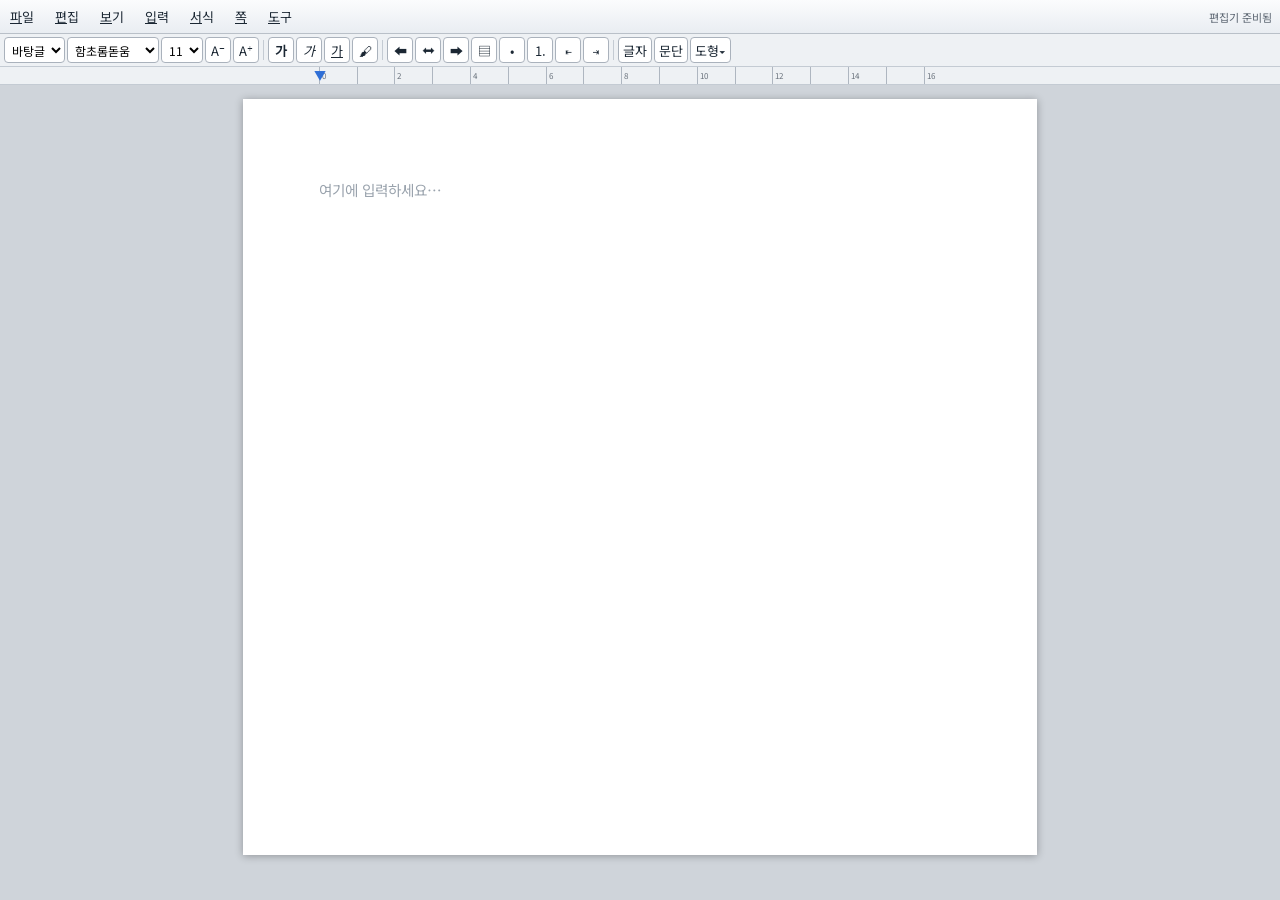
<file: embed.html>
<!DOCTYPE html>
<!-- 생성 파일: scripts/build_embed.py (index.html 에서) — 직접 고치지 말 것 -->
<html lang="ko" data-wp-embed>
<head>
<meta charset="utf-8">
<meta name="viewport" content="width=device-width, initial-scale=1">
<title>한워드 편집기</title>
<meta name="robots" content="noindex, nofollow">
<link rel="stylesheet" href="editor.css">
</head>
<body>
  <!-- ① 메뉴 막대 + 문서이름/상태(메뉴 우측 빈 공간 활용) -->
  <div id="topbar">
    <div id="menubar"></div>
    <div id="infobar">
      <input id="docname" value="제목 없음" autocomplete="off" spellcheck="false">
      <label id="autosave-lbl" title="30초마다 자동 저장(끄면 Ctrl+S 수동)" style="font-size:11px;color:#666;display:inline-flex;align-items:center;gap:2px;white-space:nowrap;margin:0 4px"><input type="checkbox" id="autosave" style="margin:0;width:13px;height:13px"> 자동</label>
      <span id="status"></span>
    </div>
  </div>
  <!-- 풀다운 컨테이너 -->
  <div id="dropdown" class="hidden"></div>

  <!-- ② 서식 도구 상자 -->
  <div id="toolbar">
    <select id="styleSel" class="t-sel" title="스타일(F6)">
      <option value="P">바탕글</option>
      <option value="H1">제목 1</option>
      <option value="H2">제목 2</option>
      <option value="H3">제목 3</option>
    </select>
    <select id="fontSel" class="t-sel" title="글꼴">
      <option value='"함초롬돋움","NotoKR",sans-serif'>함초롬돋움</option>
      <option value='"함초롬바탕","NotoKR",serif'>함초롬바탕</option>
          <option value='"UnBatang","NotoKR",serif'>은바탕(KTUG)</option>
      <option value='"맑은 고딕","NotoKR",sans-serif'>맑은 고딕</option>
      <option value='"나눔고딕","NanumGothic","NotoKR",sans-serif'>나눔고딕</option>
      <option value='"굴림","NotoKR",sans-serif'>굴림</option>
      <option value='"돋움","NotoKR",sans-serif'>돋움</option>
      <option value='"바탕","NotoKR",serif'>바탕</option>
      <option value='"궁서","NotoKR",serif'>궁서</option>
      <option value='"HY견고딕","NotoKR",sans-serif'>HY견고딕</option>
      <option value='"D2Coding","NotoKR",monospace'>고정폭</option>
    </select>
    <select id="sizeSel" class="t-sel sm" title="글자 크기">
      <option>8</option><option>9</option><option>10</option><option selected>11</option>
      <option>12</option><option>14</option><option>16</option><option>18</option>
      <option>20</option><option>24</option><option>28</option><option>36</option>
    </select>
    <button class="t-btn" data-act="smaller" title="작게(Ctrl+[)">A⁻</button>
    <button class="t-btn" data-act="bigger" title="크게(Ctrl+])">A⁺</button>
    <span class="t-sep"></span>
    <button class="t-btn" data-act="bold" title="진하게(Ctrl+B)"><b>가</b></button>
    <button class="t-btn" data-act="italic" title="기울임(Ctrl+I)"><i>가</i></button>
    <button class="t-btn" data-act="underline" title="밑줄(Ctrl+U)"><u>가</u></button>
    <button class="t-btn" data-act="formatCopy" title="모양 복사(Alt+C)">🖌</button>
    <span class="t-sep"></span>
    <button class="t-btn" data-act="justifyLeft" title="왼쪽(Ctrl+Shift+L)">⬅</button>
    <button class="t-btn" data-act="justifyCenter" title="가운데(Ctrl+Shift+C)">⬌</button>
    <button class="t-btn" data-act="justifyRight" title="오른쪽(Ctrl+Shift+R)">➡</button>
    <button class="t-btn" data-act="justifyFull" title="양쪽(Ctrl+Shift+M)">▤</button>
    <button class="t-btn" data-act="insertUnorderedList" title="글머리표">•</button>
    <button class="t-btn" data-act="insertOrderedList" title="번호 매기기">1.</button>
    <button class="t-btn" data-act="indentLess" title="내어쓰기">⇤</button>
    <button class="t-btn" data-act="indentMore" title="들여쓰기">⇥</button>
    <span class="t-sep"></span>
    <button class="t-btn" data-act="charDlg" title="글자 모양(Alt+L)">글자</button>
    <button class="t-btn" data-act="paraDlg" title="문단 모양(Alt+T)">문단</button>
    <button class="t-btn" data-act="shapeBox" title="도형 그리기(사각형·원·선)">도형▾</button>
  </div>

  <!-- 표 도구 막대 (표 안에 커서 있을 때만 표시) -->
  <div id="tabletools" class="hidden">
    <span class="tt-label">표</span>
    <button class="t-btn" data-tt="placeChar" title="글자처럼 배치(정렬로 이동)">글자</button>
    <button class="t-btn" data-tt="placeFixed" title="고정 배치(손잡이로 끌어 이동)">고정</button>
    <button class="t-btn" data-tt="placeFloat" title="문단 배치(어울림: 글자가 표를 좌/우로 피해감)">문단</button>
    <button class="t-btn" data-tt="offXm" title="표 왼쪽(글자처럼)">↤</button>
    <button class="t-btn" data-tt="offXc" title="표 가운데(글자처럼)">▣</button>
    <button class="t-btn" data-tt="offXp" title="표 오른쪽(글자처럼)">↦</button>
    <button class="t-btn" data-tt="copyTable" title="복사: 셀블록(F5) 선택 시 블록만 복사 → 표 셀에 붙이면 채우고 본문에 붙이면 새 표 / 아니면 표 전체">복사</button>
    <button class="t-btn" data-tt="cutTable" title="표 오려두기">오림</button>
    <button class="t-btn danger" data-tt="delTable" title="표 삭제">표✕</button>
    <span class="t-sep"></span>
    <button class="t-btn" data-tt="rowAbove" title="위에 줄 추가">↑줄</button>
    <button class="t-btn" data-tt="rowBelow" title="아래에 줄 추가">↓줄</button>
    <button class="t-btn" data-tt="colLeft" title="왼쪽에 칸 추가">←칸</button>
    <button class="t-btn" data-tt="colRight" title="오른쪽에 칸 추가">칸→</button>
    <button class="t-btn" data-tt="delRow" title="줄 지우기">줄✕</button>
    <button class="t-btn" data-tt="delCol" title="칸 지우기">칸✕</button>
    <span class="t-sep"></span>
    <button class="t-btn" data-tt="merge" title="셀 합치기">병합</button>
    <button class="t-btn" data-tt="split" title="셀 나누기">나눔</button>
    <button class="t-btn" data-tt="joinTable" title="표 붙이기: 바로 아래 표와 합침(열 수 같을 때)">표+</button>
    <button class="t-btn" data-tt="splitTable" title="표 나누기: 캐럿 행 기준 위/아래 두 표로">표−</button>
    <button class="t-btn" data-tt="border" title="셀 테두리 그리기(실선·점선·파선·이중선·숨김)">⊞</button>
    <input type="color" id="cellbg" value="#ffff99" title="셀 배경색(F5→C)" aria-hidden="true" style="position:absolute;left:-9999px;width:1px;height:1px;opacity:0">
  </div>

  <!-- 도형/개체 도구상자 — 도형▾ 토글 또는 개체 선택 시 도구모음 아래에 표시. 앞쪽=도형 그리기(작은 아이콘), 뒤=개체 편집 -->
  <div id="objtools" class="hidden">
    <span class="ot-label">도형</span>
    <button class="t-btn ins" data-shape="rect" title="사각형 그리기">▭</button>
    <button class="t-btn ins" data-shape="circle" title="원 그리기">◯</button>
    <button class="t-btn ins" data-shape="line" title="선 그리기">╱</button>
    <span class="t-sep"></span>
    <button class="t-btn" data-obj="place" title="배치 토글: 글자처럼→어울림좌→어울림우→자유배치">배치</button>
    <button class="t-btn" data-obj="rotL" title="왼쪽으로 15° 회전">↺</button>
    <button class="t-btn" data-obj="rotR" title="오른쪽으로 15° 회전">↻</button>
    <button class="t-btn" data-obj="flipH" title="좌우 반전">⇋</button>
    <button class="t-btn" data-obj="flipV" title="상하 반전">⇅</button>
    <button class="t-btn" data-obj="addsel" title="다중 선택 모드: 켠 뒤 개체들을 탭해 추가/해제">＋선택</button>
    <button class="t-btn" data-obj="group" title="선택 개체 묶기(2개 이상)">묶기</button>
    <button class="t-btn" data-obj="ungroup" title="묶은 개체 풀기">풀기</button>
    <button class="t-btn" data-obj="align" title="정렬/배분/같은 크기(2개 이상)">맞춤▾</button>
    <button class="t-btn" data-obj="zorder" title="겹침 순서(앞/뒤)">순서▾</button>
    <button class="t-btn" data-obj="crop" title="이미지 자르기">✂</button>
    <button class="t-btn" data-obj="style" title="도형 색·선 스타일">스타일▾</button>
    <button class="t-btn" data-obj="copy" title="개체 복사(붙이기로 삽입)">복사</button>
    <button class="t-btn danger" data-obj="del" title="개체 삭제(또는 Delete)">✕</button>
  </div>
  <div id="aligntools" class="hidden">
    <button class="t-btn" data-al="left" title="왼쪽 맞춤">⇤</button>
    <button class="t-btn" data-al="hcenter" title="가로 가운데 맞춤">⇔</button>
    <button class="t-btn" data-al="right" title="오른쪽 맞춤">⇥</button>
    <button class="t-btn" data-al="top" title="위 맞춤">⤒</button>
    <button class="t-btn" data-al="vcenter" title="세로 가운데 맞춤">⇕</button>
    <button class="t-btn" data-al="bottom" title="아래 맞춤">⤓</button>
    <button class="t-btn" data-al="disth" title="가로 간격 동일(3개+)">↔</button>
    <button class="t-btn" data-al="distv" title="세로 간격 동일(3개+)">↕</button>
    <button class="t-btn" data-al="samew" title="폭 같게(대표 기준)">◫</button>
    <button class="t-btn" data-al="sameh" title="높이 같게(대표 기준)">⬓</button>
  </div>
  <div id="croptools" class="hidden">
    <button class="t-btn" data-crop="t" title="위쪽 자르기">위↓</button>
    <button class="t-btn" data-crop="b" title="아래쪽 자르기">아래↑</button>
    <button class="t-btn" data-crop="l" title="왼쪽 자르기">왼→</button>
    <button class="t-btn" data-crop="r" title="오른쪽 자르기">오른←</button>
    <button class="t-btn" data-crop="t-" title="위쪽 되돌리기">위↑</button>
    <button class="t-btn" data-crop="b-" title="아래쪽 되돌리기">아래↓</button>
    <button class="t-btn" data-crop="l-" title="왼쪽 되돌리기">왼←</button>
    <button class="t-btn" data-crop="r-" title="오른쪽 되돌리기">오른→</button>
    <button class="t-btn" data-crop="reset" title="자르기 초기화">초기화</button>
  </div>
  <div id="zordertools" class="hidden">
    <button class="t-btn" data-z="front" title="맨 앞으로">⤒ 맨앞</button>
    <button class="t-btn" data-z="forward" title="한 단계 앞으로">↑ 앞으로</button>
    <button class="t-btn" data-z="backward" title="한 단계 뒤로">↓ 뒤로</button>
    <button class="t-btn" data-z="back" title="맨 뒤로">⤓ 맨뒤</button>
    <button class="t-btn" data-z="textfront" title="글 바로 앞으로">글앞</button>
    <button class="t-btn" data-z="textback" title="글 뒤로(배경처럼 글이 위에)">글뒤</button>
  </div>
  <div id="placetools" class="hidden">
    <button class="t-btn" data-pl="char" title="글자처럼: 글 흐름 속에서 큰 글자 취급(기본)">글자</button>
    <button class="t-btn" data-pl="float" title="어울림 왼쪽: 글이 오른쪽으로 감쌈">어울림좌</button>
    <button class="t-btn" data-pl="floatR" title="어울림 오른쪽: 글이 왼쪽으로 감쌈">어울림우</button>
    <button class="t-btn" data-pl="fixed" title="쪽 고정: 글과 무관하게 그 자리에 붙박이">고정</button>
  </div>
  <div id="shapetools" class="hidden">
    <div class="strow">
      <button class="t-btn tgt on" data-target="fill" title="색을 채우기에 적용">채우기</button>
      <button class="t-btn tgt" data-target="stroke" title="색을 선에 적용">선색</button>
      <button class="t-btn" data-fill="none" title="채우기 없음(투명)">없음</button>
    </div>
    <div class="palette" id="sh-palette"></div>
    <div class="strow">
      <span class="stlbl">선</span>
      <button class="t-btn" data-sw="-1" title="선 얇게">−</button>
      <button class="t-btn" data-sw="1" title="선 굵게">+</button>
      <button class="t-btn" data-dash="solid" title="실선">실</button>
      <button class="t-btn" data-dash="dash" title="파선">┄</button>
      <button class="t-btn" data-dash="dot" title="점선">⋯</button>
    </div>
  </div>

  <!-- 눈금자(들여쓰기 드래그) -->
  <div id="ruler"><div class="ticks"></div><div id="indentMarker" title="왼쪽 들여쓰기">▼</div></div>

  <!-- ④ 문서 편집 영역 -->
  <div id="pagewrap">
    <div id="page" contenteditable="true" spellcheck="false"><p><br></p></div>
  </div>

  <!-- ===== 대화상자들 ===== -->
  <div class="modal hidden" id="m-open"><div class="dlg">
    <div class="dlg-h"><span id="m-open-title">불러오기</span><button class="dlg-x" data-close>✕</button></div>
    <div class="dlg-b"><div id="doclist"></div></div>
  </div></div>

  <div class="modal hidden" id="m-char"><div class="dlg">
    <div class="dlg-h">글자 모양<button class="dlg-x" data-close>✕</button></div>
    <div class="dlg-b">
      <div class="frow"><label>글꼴</label>
        <select id="c-font"><option value='"함초롬돋움","NotoKR",sans-serif'>함초롬돋움</option>
          <option value='"함초롬바탕","NotoKR",serif'>함초롬바탕</option>
          <option value='"UnBatang","NotoKR",serif'>은바탕(KTUG)</option>
          <option value='"맑은 고딕","NotoKR",sans-serif'>맑은 고딕</option>
          <option value='"나눔고딕","NanumGothic","NotoKR",sans-serif'>나눔고딕</option>
          <option value='"굴림","NotoKR",sans-serif'>굴림</option>
          <option value='"돋움","NotoKR",sans-serif'>돋움</option>
          <option value='"바탕","NotoKR",serif'>바탕</option>
          <option value='"궁서","NotoKR",serif'>궁서</option>
          <option value='"HY견고딕","NotoKR",sans-serif'>HY견고딕</option>
          <option value='"D2Coding","NotoKR",monospace'>고정폭</option></select></div>
      <div class="frow"><label>기준 크기</label>
        <input id="c-size" type="number" min="6" max="96" value="11"> pt</div>
      <div class="frow"><label>속성</label>
        <span class="attrs">
          <button class="att" data-att="bold"><b>진하게</b></button>
          <button class="att" data-att="italic"><i>기울임</i></button>
          <button class="att" data-att="underline"><u>밑줄</u></button>
          <button class="att" data-att="strike"><s>취소선</s></button>
          <button class="att" data-att="superscript" title="위 첨자">x²</button>
          <button class="att" data-att="subscript" title="아래 첨자">x₂</button>
        </span></div>
      <div class="frow"><label>글자색</label>
        <input id="c-color" type="hidden" value="#000000">
        <span id="c-color-cur" class="cur-sw" title="현재 글자색"></span>
        <div class="cpalette" data-for="c-color" data-cur="c-color-cur"></div>
      </div>
      <div class="frow"><label>자간</label><input id="c-spacing" type="number" min="-4" max="15" step="0.5" value="0"> pt</div>
      <div class="frow"><label>음영색</label>
        <input id="c-bg" type="hidden" value="#ffffff" data-none="1">
        <span id="c-bg-cur" class="cur-sw" title="현재 음영색"></span>
        <div class="cpalette" data-for="c-bg" data-cur="c-bg-cur"></div>
        <button id="c-bg-none" class="mini">없음</button></div>
    </div>
    <div class="dlg-f"><button class="ok" data-act="charApply">설정</button><button data-close>취소</button></div>
  </div></div>

  <div class="modal hidden" id="m-para"><div class="dlg">
    <div class="dlg-h">문단 모양<button class="dlg-x" data-close>✕</button></div>
    <div class="dlg-b">
      <div class="frow"><label>정렬 방식</label>
        <span class="seg" id="p-align">
          <button data-al="left">왼쪽</button><button data-al="center">가운데</button>
          <button data-al="right">오른쪽</button><button data-al="justify">양쪽</button></span></div>
      <div class="frow"><label>줄 간격</label><input id="p-line" type="number" min="80" max="300" step="10" value="160"> %</div>
      <div class="frow"><label>왼쪽 여백</label><input id="p-ml" type="number" min="0" max="150" value="0"> pt</div>
      <div class="frow"><label>오른쪽 여백</label><input id="p-mr" type="number" min="0" max="150" value="0"> pt</div>
      <div class="frow"><label>첫 줄</label>
        <select id="p-indkind"><option value="0">보통</option><option value="1">들여쓰기</option><option value="-1">내어쓰기</option></select>
        <input id="p-ind" type="number" min="0" max="75" value="0"> pt</div>
      <div class="frow"><label>문단 위/아래</label>
        <input id="p-st" type="number" min="0" max="75" value="0"> / <input id="p-sb" type="number" min="0" max="75" value="0"> pt</div>
    </div>
    <div class="dlg-f"><button class="ok" data-act="paraApply">설정</button><button data-close>취소</button></div>
  </div></div>

  <div class="modal hidden" id="m-page"><div class="dlg">
    <div class="dlg-h">편집 용지<button class="dlg-x" data-close>✕</button></div>
    <div class="dlg-b">
      <div class="frow"><label>용지 종류</label>
        <select id="pg-paper">
          <option value="A3">A3 (297×420)</option>
          <option value="A4">A4 (210×297)</option>
          <option value="A5">A5 (148×210)</option>
          <option value="A6">A6 (105×148)</option>
          <option value="B4">B4 (257×364)</option>
          <option value="B5">B5 (182×257)</option>
          <option value="B6">B6 (128×182)</option>
          <option value="Letter">Letter (216×279)</option>
          <option value="Legal">Legal (216×356)</option>
          <option value="Tabloid">Tabloid (279×432)</option>
        </select></div>
      <div class="frow"><label>용지 방향</label>
        <span class="seg" id="pg-orient"><button data-or="portrait">세로</button><button data-or="landscape">가로</button></span></div>
      <div class="frow"><label>여백 미리 설정</label>
        <select id="pg-preset" title="여백 묶음 설정(선택 시 아래 여백 칸을 채움)">
          <option value="">직접 입력</option>
          <option value="default">기본 (사방 20mm)</option>
          <option value="gov">공문서 A4 (위30·왼20·오15·아래15)</option>
        </select></div>
      <div class="frow"><label>위/아래 여백</label>
        <input id="pg-mt" type="number" min="0" max="60" value="20"> / <input id="pg-mb" type="number" min="0" max="60" value="20"> mm</div>
      <div class="frow"><label>왼/오른 여백</label>
        <input id="pg-ml" type="number" min="0" max="60" value="20"> / <input id="pg-mr" type="number" min="0" max="60" value="20"> mm</div>
      <div class="frow"><label>쪽 테두리</label>
        <select id="pg-border">
          <option value="">없음</option>
          <option value="solid">실선</option>
          <option value="dotted">점선</option>
          <option value="dashed">파선</option>
          <option value="double">이중선</option>
        </select>
        <select id="pg-border-w">
          <option value="1">1px</option>
          <option value="2">2px</option>
          <option value="3">3px</option>
        </select></div>
      <div class="frow"><label>쪽 배경색</label>
        <input id="pg-bg" type="hidden"><span id="pg-bg-cur" class="cur-sw"></span>
        <div class="cpalette" data-for="pg-bg" data-cur="pg-bg-cur"></div>
        <button class="t-btn" id="pg-bg-none" type="button" title="배경색 없음">없음</button></div>
      <div class="frow"><label>배경 그림 <span style="color:#c00000">(계획중)</span></label>
        <span id="pg-bg-img-st" style="font-size:12px;color:#556">없음</span>
        <button class="t-btn" id="pg-bg-clear" type="button" title="배경 그림 지우기" disabled>지우기</button>
        <select id="pg-bg-size" title="배경 그림 채움" disabled>
          <option value="cover">꽉 채움</option>
          <option value="contain">맞춤</option>
          <option value="repeat">바둑판</option>
        </select></div>
      <div class="dlg-hint">쪽 배경 <b>그림</b>: 문서에 그림을 넣고 선택 → 쪽 메뉴의 <b>선택 그림을 쪽 배경으로</b> 지정. 채움방식은 위에서 조절. ⚠️한글(HWPX) 저장에는 배경이 포함되지 않습니다(비호환).</div>
    </div>
    <div class="dlg-f"><button class="ok" data-act="pageApply">설정</button><button data-close>취소</button></div>
  </div></div>

  <div class="modal hidden" id="m-find"><div class="dlg">
    <div class="dlg-h">찾기 / 바꾸기<button class="dlg-x" data-close>✕</button></div>
    <div class="dlg-b">
      <div class="frow"><label>찾을 내용</label><input id="f-q" type="text"></div>
      <div class="frow"><label>바꿀 내용</label><input id="f-r" type="text"></div>
      <div class="frow"><label>옵션</label><span class="attrs">
        <label class="opt"><input type="checkbox" id="f-case"> 대/소문자</label>
        <label class="opt"><input type="checkbox" id="f-word"> 낱말 단위</label>
        <label class="opt"><input type="checkbox" id="f-regex"> 정규식</label>
      </span></div>
      <div class="frow"><label></label><span id="f-count" class="meta"></span></div>
    </div>
    <div class="dlg-f">
      <button data-act="findPrev">◀ 이전</button>
      <button class="ok" data-act="findNext">다음 ▶</button>
      <button data-act="replaceOne">바꾸기</button>
      <button data-act="replaceAll">모두 바꿈</button>
      <button data-close>닫기</button>
    </div>
  </div></div>

  <div class="modal hidden" id="m-link"><div class="dlg">
    <div class="dlg-h" id="m-link-h">하이퍼링크<button class="dlg-x" data-close>✕</button></div>
    <div class="dlg-b">
      <div class="frow"><label>주소(URL)</label><input id="lk-url" type="text" placeholder="https://example.com 또는 name@메일"></div>
      <div class="frow"><label>표시 문구</label><input id="lk-text" type="text" placeholder="(비우면 선택 텍스트/주소 사용)"></div>
      <div class="dlg-hint">Ctrl+클릭으로 링크를 엽니다. http/https/mailto만 허용됩니다.</div>
    </div>
    <div class="dlg-f"><button class="ok" data-act="linkApply">적용</button><button id="m-link-rm" data-act="linkRemove">링크 제거</button><button data-close>취소</button></div>
  </div></div>

  <div class="modal hidden" id="m-table"><div class="dlg">
    <div class="dlg-h">표 만들기<button class="dlg-x" data-close>✕</button></div>
    <div class="dlg-b">
      <div class="frow"><label>줄 수</label><input id="tb-r" type="number" min="1" max="30" value="3"></div>
      <div class="frow"><label>칸 수</label><input id="tb-c" type="number" min="1" max="12" value="3"></div>
    </div>
    <div class="dlg-f"><button class="ok" data-act="tableApply">만들기</button><button data-close>취소</button></div>
  </div></div>

  <div class="modal hidden" id="m-split"><div class="dlg">
    <div class="dlg-h">셀 나누기<button class="dlg-x" data-close>✕</button></div>
    <div class="dlg-b">
      <div class="frow"><label>줄 수</label><input id="sp-r" type="number" min="1" max="20" value="2"></div>
      <div class="frow"><label>칸 수</label><input id="sp-c" type="number" min="1" max="12" value="2"></div>
    </div>
    <div class="dlg-f"><button class="ok" data-act="splitApply">나누기</button><button data-close>취소</button></div>
  </div></div>

  <div class="modal hidden" id="m-cellborder"><div class="dlg">
    <div class="dlg-h">셀 테두리 · 배경색<button class="dlg-x" data-close>✕</button></div>
    <div class="dlg-b">
      <div class="frow"><label>선 종류</label>
        <div class="lsel" id="ls-style">
          <button type="button" class="lsel-btn" id="ls-style-btn"><span class="lprev" data-prev="solid"></span><span class="lsel-txt">실선</span><span class="lsel-arrow">▾</span></button>
          <div class="lsel-list hidden">
            <button type="button" class="bstyle on" data-style="solid"><span class="lprev" data-prev="solid"></span>실선</button>
            <button type="button" class="bstyle" data-style="dotted"><span class="lprev" data-prev="dotted"></span>점선</button>
            <button type="button" class="bstyle" data-style="dashed"><span class="lprev" data-prev="dashed"></span>파선</button>
            <button type="button" class="bstyle" data-style="double"><span class="lprev" data-prev="double"></span>이중선</button>
            <button type="button" class="bstyle" data-style="hidden"><span class="lprev" data-prev="hidden"></span>숨김</button>
          </div>
        </div>
      </div>
      <div class="frow"><label>선 굵기</label>
        <div class="lsel" id="ls-width">
          <button type="button" class="lsel-btn" id="ls-width-btn"><span class="lprev" data-prev="w1"></span><span class="lsel-txt">1px</span><span class="lsel-arrow">▾</span></button>
          <div class="lsel-list hidden">
            <button type="button" class="bwidth on" data-w="1"><span class="lprev" data-prev="w1"></span>1px</button>
            <button type="button" class="bwidth" data-w="2"><span class="lprev" data-prev="w2"></span>2px</button>
            <button type="button" class="bwidth" data-w="3"><span class="lprev" data-prev="w3"></span>3px</button>
          </div>
        </div>
      </div>
      <div class="frow"><label>적용 위치</label>
        <div class="bgrp">
          <button class="bplace" data-place="outer">⊞ 바깥</button>
          <button class="bplace" data-place="inner">▦ 안쪽</button>
          <button class="bplace" data-place="all">▩ 전체</button>
          <button class="bplace" data-place="none">▢ 없음</button>
        </div>
      </div>
      <div class="frow"><label></label>
        <div class="bgrp">
          <button class="bplace" data-place="top">▔ 위</button>
          <button class="bplace" data-place="bottom">▁ 아래</button>
          <button class="bplace" data-place="left">▏ 왼쪽</button>
          <button class="bplace" data-place="right">▕ 오른쪽</button>
        </div>
      </div>
      <div class="frow"><label>배경색</label>
        <div class="cbgpal" id="cbg-pal"></div>
      </div>
      <div class="frow"><label></label>
        <button class="t-btn" id="cbg-none" type="button" title="셀 배경 없음">없음</button>
      </div>
      <div class="dlg-hint">선 종류·굵기를 고르고 위치를 누르면 바로 적용됩니다. 이중선은 3px 고정. 배경색은 견본을 누르면 선택 셀에 바로 칠해집니다. (셀은 F5나 드래그로 선택)</div>
    </div>
    <div class="dlg-f"><button data-close>닫기</button></div>
  </div></div>

  <div class="modal hidden" id="m-headfoot"><div class="dlg">
    <div class="dlg-h">머리말 / 꼬리말 / 쪽 번호<button class="dlg-x" data-close>✕</button></div>
    <div class="dlg-b">
      <div class="frow"><label>머리말</label><input id="hf-header" type="text" placeholder="문서 위쪽 가운데"></div>
      <div class="frow"><label></label><label style="display:flex;align-items:center;gap:6px;cursor:pointer"><input id="hf-oddeven" type="checkbox"> 홀수/짝수 쪽 다르게</label></div>
      <div class="frow hf-oe hidden"><label>홀수쪽 머리말</label><input id="hf-header-odd" type="text" placeholder="1, 3, 5… 쪽"></div>
      <div class="frow hf-oe hidden"><label>짝수쪽 머리말</label><input id="hf-header-even" type="text" placeholder="2, 4, 6… 쪽"></div>
      <div class="frow"><label>꼬리말</label><input id="hf-footer" type="text" placeholder="쪽 번호 없을 때만"></div>
      <div class="frow"><label>쪽 번호</label>
        <select id="hf-pagenum"><option value="">없음</option><option value="center">아래 가운데</option><option value="right">아래 오른쪽</option><option value="left">아래 왼쪽</option></select></div>
      <div class="frow"><label>번호 형식</label>
        <select id="hf-pnformat"><option value="1">1, 2, 3</option><option value="circ">①, ②, ③</option><option value="roman">i, ii, iii</option><option value="hangul">가, 나, 다</option></select></div>
      <div class="frow"><label>시작 번호</label><input id="hf-pnstart" type="number" min="1" step="1" value="1" style="width:80px"></div>
    </div>
    <div class="dlg-f"><button class="ok" data-act="headFootApply">설정</button><button data-close>취소</button></div>
  </div></div>

  <div class="modal hidden" id="m-stats"><div class="dlg">
    <div class="dlg-h">글자 수 / 문서 정보<button class="dlg-x" data-close>✕</button></div>
    <div class="dlg-b">
      <div class="frow"><label>글자 수(공백 포함)</label><span id="st-ch" class="meta"></span></div>
      <div class="frow"><label>글자 수(공백 제외)</label><span id="st-chnos" class="meta"></span></div>
      <div class="frow"><label>단어 수</label><span id="st-words" class="meta"></span></div>
      <div class="frow"><label>문단 수</label><span id="st-paras" class="meta"></span></div>
      <div class="frow"><label>표 / 그림</label><span id="st-obj" class="meta"></span></div>
    </div>
    <div class="dlg-f"><button class="ok" data-close>닫기</button></div>
  </div></div>

  <div class="modal hidden" id="m-quit"><div class="dlg">
    <div class="dlg-h">끝내기<button class="dlg-x" data-close>✕</button></div>
    <div class="dlg-b"><p style="margin:.2em 0">저장하지 않은 변경이 있습니다. 저장할까요?</p></div>
    <div class="dlg-f"><button class="ok" id="quit-save">저장 후 끝</button><button id="quit-discard">저장 안 함</button><button id="quit-cancel">취소</button></div>
  </div></div>

  <div class="modal hidden" id="m-toc"><div class="dlg">
    <div class="dlg-h">목차 생성<button class="dlg-x" data-close>✕</button></div>
    <div class="dlg-b"><p id="toc-info" style="font-size:13px;line-height:1.6;margin:0">1페이지 맨 앞에 목차를 생성합니다.</p></div>
    <div class="dlg-f"><button class="ok" data-act="tocGenDo">생성</button><button data-close>취소</button></div>
  </div></div>

  <div class="modal hidden" id="m-pdfmode"><div class="dlg">
    <div class="dlg-h">PDF 열기 방식<button class="dlg-x" data-close>✕</button></div>
    <div class="dlg-b"><p style="font-size:13px;line-height:1.6;margin:0">PDF를 어떻게 열까요?<br><b>그대로</b> — 쪽을 그림으로 렌더(원본 그대로, 편집 불가·표·서식 유지).<br><b>글자만</b> — 글자를 뽑아 문단으로(편집 가능, 원래 배치는 사라짐).</p></div>
    <div class="dlg-f"><button class="ok" data-act="pdfModeImage">그대로</button><button data-act="pdfModeText">글자만</button><button data-close>취소</button></div>
  </div></div>

  <div class="modal hidden" id="m-spell"><div class="dlg">
    <div class="dlg-h">맞춤법 검사 (자주 틀리는 말)<button class="dlg-x" data-close>✕</button></div>
    <div class="dlg-b"><div id="spell-list"></div></div>
    <div class="dlg-f"><button class="ok" data-act="spellFixAll">모두 고치기</button><button data-close>닫기</button></div>
  </div></div>

  <div class="modal hidden" id="m-symbol"><div class="dlg">
    <div class="dlg-h">특수 문자<button class="dlg-x" data-close>✕</button></div>
    <div class="dlg-b"><div id="symtabs"></div><div id="symgrid"></div></div>
    <div class="dlg-f"><button class="ok" data-close>닫기</button></div>
  </div></div>

  <div class="modal hidden" id="m-list"><div class="dlg">
    <div class="dlg-h">목록 속성<button class="dlg-x" data-close>✕</button></div>
    <div class="dlg-b">
      <div class="frow"><label>스타일</label><select id="ls-type"></select></div>
      <div class="frow" id="ls-startrow"><label>시작 번호</label><input id="ls-start" type="number" min="1" max="9999" value="1"></div>
    </div>
    <div class="dlg-f"><button class="ok" data-act="listApply">적용</button><button data-close>취소</button></div>
  </div></div>

  <div class="modal hidden" id="m-style"><div class="dlg">
    <div class="dlg-h">스타일<button class="dlg-x" data-close>✕</button></div>
    <div class="dlg-b"><div id="stylelist">
      <button class="mi" data-block="P">바탕글</button>
      <button class="mi" data-block="H1">제목 1</button>
      <button class="mi" data-block="H2">제목 2</button>
      <button class="mi" data-block="H3">제목 3</button>
    </div></div>
    <div class="dlg-f"><button class="ok" data-close>닫기</button></div>
  </div></div>

  <div id="ctxmenu" class="hidden">
    <div id="ctx-tbl" class="hidden"><!-- 표 안에서 우클릭 시에만 표시(웹포팅 복원 2026-07-17: #9 주인 승인 표 ctx메뉴 — embed 분기가 미포함) -->
      <button class="ctx" data-act="rowAbove">위에 줄 추가</button>
      <button class="ctx" data-act="rowBelow">아래에 줄 추가</button>
      <button class="ctx" data-act="colLeft">왼쪽에 칸 추가</button>
      <button class="ctx" data-act="colRight">오른쪽에 칸 추가</button>
      <button class="ctx sep" data-act="delRow">줄 지우기</button>
      <button class="ctx" data-act="delCol">칸 지우기</button>
      <button class="ctx sep" data-act="merge">셀 합치기</button>
      <button class="ctx" data-act="split">셀 나누기</button>
      <button class="ctx sep" data-act="border">셀 테두리 그리기…</button>
      <button class="ctx" data-act="delTable">표 지우기</button>
    </div>
    <button class="ctx" data-act="cut">오려 두기</button>
    <button class="ctx" data-act="copy">복사하기</button>
    <button class="ctx" data-act="paste">붙이기</button>
    <button class="ctx" data-act="selectall">모두 선택</button>
    <button class="ctx sep" data-act="charDlg">글자 모양</button>
    <button class="ctx" data-act="paraDlg">문단 모양</button>
  </div>

  <div id="toast" class="hidden"></div>

<script src="wp-core.js"></script>
<script src="wp-format.js"></script>
<script src="wp-table.js"></script>
<script src="wp-find.js"></script>
<script src="wp-io.js"></script>
<script src="wp-input.js"></script>
<script src="wp-obj.js"></script>
<script src="wp-ruler.js"></script>
<script src="wp-page.js"></script>
<script src="wp-preview.js"></script>
<script src="wp-fullview.js"></script>
<script src="wp-print.js"></script>
<script src="wp-board.js"></script>
<script src="wp-embed.js"></script>
</body>
</html>
</file>
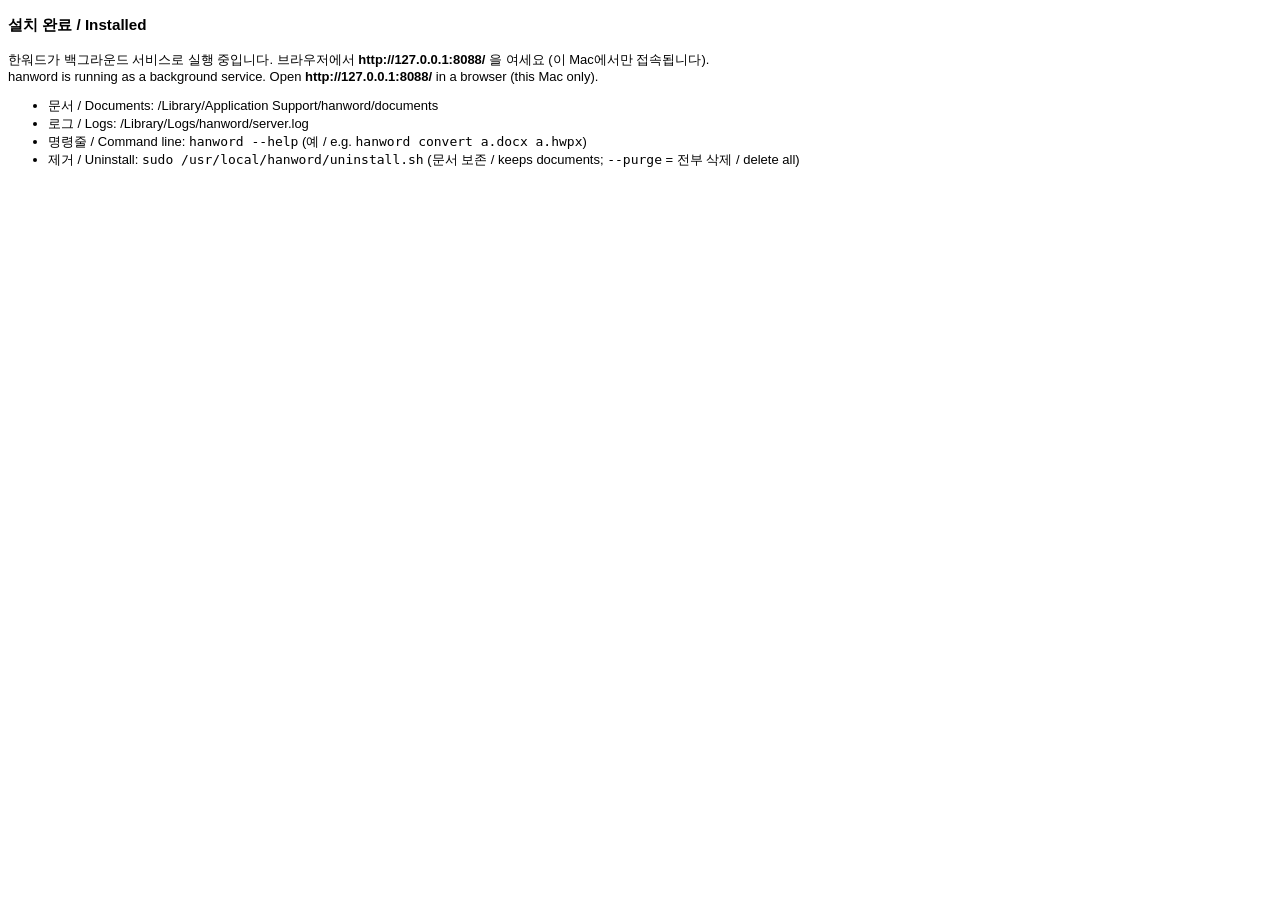
<file: packaging/macos/resources/conclusion.html>
<!doctype html>
<html lang="ko"><head><meta charset="utf-8"><title>hanword</title></head>
<body style="font-family:-apple-system,sans-serif;font-size:13px">
<h3>설치 완료 / Installed</h3>
<p>한워드가 백그라운드 서비스로 실행 중입니다. 브라우저에서 <b>http://127.0.0.1:8088/</b> 을 여세요
(이 Mac에서만 접속됩니다).<br>
hanword is running as a background service. Open <b>http://127.0.0.1:8088/</b> in a browser
(this Mac only).</p>
<ul>
<li>문서 / Documents: /Library/Application Support/hanword/documents</li>
<li>로그 / Logs: /Library/Logs/hanword/server.log</li>
<li>명령줄 / Command line: <code>hanword --help</code> (예 / e.g. <code>hanword convert a.docx a.hwpx</code>)</li>
<li>제거 / Uninstall: <code>sudo /usr/local/hanword/uninstall.sh</code> (문서 보존 / keeps documents; <code>--purge</code> = 전부 삭제 / delete all)</li>
</ul>
</body></html>
</file>
<file: editor.css>
/* RG DS 한워드 — 아래한글(HWP) 스타일. DSI-2(640x480) 터치. 밝은 테마 */
@font-face { font-family:"NotoKR"; src:url("font/NotoSansKR.ttf") format("truetype"); font-display:swap; }
/* 오픈 한글 웹폰트(font/ 폴더 — 파일별 라이선스·배포 범위는 licenses/README.md). 실제 사용된 폰트만 lazy 다운로드·캐시 */
@font-face { font-family:"Noto Sans KR"; font-weight:400; src:url("font/NotoSansKR-400.woff2") format("woff2"); font-display:swap; }
@font-face { font-family:"Noto Sans KR"; font-weight:700; src:url("font/NotoSansKR-700.woff2") format("woff2"); font-display:swap; }
@font-face { font-family:"Noto Serif KR"; font-weight:400; src:url("font/NotoSerifKR-400.woff2") format("woff2"); font-display:swap; }
@font-face { font-family:"Noto Serif KR"; font-weight:700; src:url("font/NotoSerifKR-700.woff2") format("woff2"); font-display:swap; }
@font-face { font-family:"Pretendard"; font-weight:400; src:url("font/Pretendard-400.woff2") format("woff2"); font-display:swap; }
@font-face { font-family:"Pretendard"; font-weight:700; src:url("font/Pretendard-700.woff2") format("woff2"); font-display:swap; }
@font-face { font-family:"NanumGothic"; font-weight:400; src:url("font/NanumGothic-Regular.ttf") format("truetype"); font-display:swap; }
@font-face { font-family:"NanumGothic"; font-weight:700; src:url("font/NanumGothic-Bold.ttf") format("truetype"); font-display:swap; }
@font-face { font-family:"NanumMyeongjo"; font-weight:400; src:url("font/NanumMyeongjo-Regular.ttf") format("truetype"); font-display:swap; }
@font-face { font-family:"NanumMyeongjo"; font-weight:700; src:url("font/NanumMyeongjo-Bold.ttf") format("truetype"); font-display:swap; }
@font-face { font-family:"D2Coding"; font-weight:400; src:url("font/D2Coding-400.woff2") format("woff2"); font-display:swap; }
@font-face { font-family:"D2Coding"; font-weight:700; src:url("font/D2Coding-700.woff2") format("woff2"); font-display:swap; }
/* KTUG 배포 한글 폰트(함초롬체LVT=자유배포/은바탕=GPL). 한자·옛한글은 서브셋 제외→NotoKR 폴백 */



/* 독점 폰트명 별칭 → 가장 가까운 오픈 폰트로 렌더(이름은 HWPX에 원본 보존, 한글에선 정품 사용) */
@font-face { font-family:"맑은 고딕"; src:url("font/Pretendard-400.woff2") format("woff2"); font-display:swap; }
@font-face { font-family:"맑은 고딕"; font-weight:700; src:url("font/Pretendard-700.woff2") format("woff2"); font-display:swap; }
@font-face { font-family:"굴림"; src:url("font/NotoSansKR-400.woff2") format("woff2"); font-display:swap; }
@font-face { font-family:"돋움"; src:url("font/NotoSansKR-400.woff2") format("woff2"); font-display:swap; }
@font-face { font-family:"HY견고딕"; src:url("font/NotoSansKR-700.woff2") format("woff2"); font-display:swap; }
@font-face { font-family:"바탕"; src:url("font/NotoSerifKR-400.woff2") format("woff2"); font-display:swap; }
@font-face { font-family:"궁서"; src:url("font/NotoSerifKR-400.woff2") format("woff2"); font-display:swap; }
@font-face { font-family:"나눔고딕"; src:url("font/NanumGothic-Regular.ttf") format("truetype"); font-display:swap; }
@font-face { font-family:"나눔명조"; src:url("font/NanumMyeongjo-Regular.ttf") format("truetype"); font-display:swap; }
* { box-sizing:border-box; -webkit-tap-highlight-color:transparent; }
html,body { margin:0; height:100%; overflow:hidden; font-family:"NotoKR","Noto Sans KR","NanumGothic",sans-serif; background:#cfd4da; font-size:13px; }
body { display:flex; flex-direction:column; }
.hidden { display:none !important; }

/* ① 메뉴 막대 + 문서이름/상태 (한 줄 공유) */
#topbar { flex:0 0 auto; display:flex; align-items:stretch; background:linear-gradient(#fbfcfd,#e9edf2); border-bottom:1px solid #b9c0c8; }
#menubar { flex:0 0 auto; display:flex; align-items:stretch; }
.mb { padding:7px 10px; font-size:13px; color:#1b2733; cursor:pointer; border-right:1px solid transparent; user-select:none; }
.mb:active, .mb.open { background:#2f6fd6; color:#fff; }
.mb u { text-decoration:none; }   /* 가속키 밑줄은 .acc로 */
.mb .acc { text-decoration:underline; }

/* 풀다운 */
#dropdown { position:fixed; z-index:70; background:#fff;   /* 개체도구(55)·핸들(60) 위 — 도구박스가 메뉴 가리던 것 수정(2026-07-19) */ border:1px solid #9aa3ad; box-shadow:2px 3px 8px rgba(0,0,0,.28); min-width:210px; padding:4px 0; border-radius:3px; max-height:calc(100vh - 34px); overflow-y:auto; -webkit-overflow-scrolling:touch; }
.mb, .dd-item, #toolbar button, #tabletools button, .ctx, .symbtn, #p-align button, #pg-orient button, .att { touch-action:manipulation; -webkit-user-select:none; user-select:none; }
.dd-item { display:flex; justify-content:space-between; align-items:center; gap:18px; padding:6px 14px; font-size:13px; color:#1b2733; cursor:pointer; white-space:nowrap; }
.dd-item:active, .dd-item:hover { background:#2f6fd6; color:#fff; }
.dd-item .hk { font-size:11px; color:#7a8694; }
.dd-item:active .hk, .dd-item:hover .hk { color:#dbe6f7; }
.dd-sep { height:1px; background:#e1e5ea; margin:4px 8px; }
.dd-item.dd-dim { opacity:.4; }   /* 되돌리기/다시실행 가능횟수 0 */

/* ② 서식 도구 상자 — 한 줄 고정(넘치면 가로 스크롤, 여러 줄 차지 안 함) */
#toolbar { flex:0 0 auto; display:flex; flex-wrap:nowrap; align-items:center; gap:2px; padding:3px 4px; background:#eef1f4; border-bottom:1px solid #c4cbd3; overflow-x:auto; overflow-y:hidden; -webkit-overflow-scrolling:touch; scrollbar-width:none; }
#toolbar::-webkit-scrollbar { height:0; }
.t-sel { flex:0 0 auto; height:26px; border:1px solid #aab2bc; border-radius:4px; background:#fff; font-family:inherit; font-size:12px; padding:0 3px; max-width:92px; }
.t-sel.sm { max-width:46px; }
.t-btn { flex:0 0 auto; min-width:26px; height:26px; padding:0 4px; border:1px solid #aab2bc; border-radius:4px; background:#fff; color:#1b2733; font-size:13px; line-height:1; cursor:pointer; display:inline-flex; align-items:center; justify-content:center; font-family:inherit; }
.t-btn:active { background:#2f6fd6; color:#fff; }
.t-btn.danger:active { background:#d23f3f; }
.t-btn.color { position:relative; overflow:hidden; }
.t-btn.color input[type=color] { position:absolute; inset:0; opacity:0; border:0; cursor:pointer; }
.t-sep { flex:0 0 auto; width:1px; height:20px; background:#c4cbd3; margin:0 2px; }

/* 표 도구 막대 — 한 줄 고정(가로 스크롤) */
#tabletools { flex:0 0 auto; display:flex; flex-wrap:nowrap; align-items:center; gap:2px; padding:3px 5px; background:#e8f0e8; border-bottom:1px solid #bcd0bc; overflow-x:auto; overflow-y:hidden; -webkit-overflow-scrolling:touch; scrollbar-width:none; }
#tabletools::-webkit-scrollbar { height:0; }
#tabletools.hidden { display:none; }
#tabletools .t-btn.dim{ opacity:.35; }   /* 작동불가능한 표 기능 흐리게 */
.tt-label { flex:0 0 auto; font-size:12px; color:#3a5a3a; font-weight:700; margin-right:3px; }

/* 문서이름/상태 — 메뉴 우측 빈 공간 차지 */
#infobar { flex:1 1 auto; display:flex; align-items:center; gap:6px; padding:0 8px; min-width:0; justify-content:flex-end; }
#docname { flex:0 1 200px; min-width:70px; border:1px solid #b3bac2; border-radius:4px; padding:3px 7px; font-size:12px; font-family:inherit; background:#fff; }
#status { flex:0 1 auto; font-size:11px; color:#5a6470; white-space:nowrap; overflow:hidden; text-overflow:ellipsis; }

/* ④ 문서 페이지 */
#pagewrap { flex:1 1 auto; overflow:auto; padding:14px; -webkit-overflow-scrolling:touch; position:relative; }
/* 인쇄 쪽 경계 가이드(편집 중 페이지 구분) */
#pageguides { position:absolute; pointer-events:none; z-index:2; }
body:not(.pageguides) #pageguides { display:none; }
#pageguides .pgline { position:absolute; left:0; right:0; border-top:1px dashed #9fb0c8; }
#pageguides .pglabel { position:absolute; right:4px; transform:translateY(-50%); background:#eaf0f8; color:#5a6b86; font-size:9px; line-height:1.5; padding:0 5px; border-radius:7px; border:1px solid #c4d0e0; }
body.zen #pageguides { display:none !important; }
#page { position:relative; z-index:0; isolation:isolate; background:#fff;   /* 스태킹 컨텍스트 루트(2026-07-19): 글뒤(z<0) 개체가 종이 배경 '위'·글 '아래'에 칠해지게 — 없으면 흰 종이 뒤로 사라짐 */ color:#111; margin:0 auto; min-height:96%; padding:20mm; width:210mm; max-width:none; box-shadow:0 1px 8px rgba(0,0,0,.3); font-size:11pt; line-height:1.6; outline:none; word-break:break-word; }
/* 기기(RG DS 640px 등 중간 폭): 현행 reflow(폭 맞춤) 유지 */
@media (max-width:820px) and (min-width:541px){ #page{ width:auto; padding:18px 20px; } }
/* 휴대폰 등 좁은 화면(≤540px): 쪽 너비 고정(A4 본문폭)+가로 스크롤, 좌우 여백(인쇄 마진) 작업창서 제외 */
@media (max-width:540px){
  #pagewrap{ padding:8px; }
  #page{ width:170mm; max-width:none; margin:0; padding:12px 6px;   /* 170mm=A4 본문폭(인쇄 줄바꿈 일치), 좌우 패딩 최소화=여백 제외 */
         box-shadow:0 1px 6px rgba(0,0,0,.25); }
}
#page h1{ font-size:20pt; font-weight:700; margin:.4em 0 .3em; }
#page h2{ font-size:16pt; font-weight:700; margin:.4em 0 .3em; }
#page h3{ font-size:13pt; font-weight:700; margin:.4em 0 .3em; }
#page p{ margin:.25em 0; }
#page ul,#page ol{ margin:.25em 0; padding-left:1.6em; }
/* 자동번호 목록 레벨(중첩마다 다른 번호/기호) */
#page ol{ list-style-type:decimal; }
#page ol ol{ list-style-type:lower-alpha; }
#page ol ol ol{ list-style-type:lower-roman; }
#page ul{ list-style-type:disc; }
#page ul ul{ list-style-type:circle; }
#page ul ul ul{ list-style-type:square; }
#page table{ border-collapse:collapse; margin:.4em 0; }
#page td{ border:1px solid #555; padding:4px 8px; min-width:40px; }
#page td img{ max-width:100%; height:auto; }   /* 표 안 그림=셀 폭에 맞춰 축소 */
#page table.resizing{ outline:2px dashed #2f6fd6; outline-offset:2px; }
#page td.cb-sel, #page th.cb-sel{ background:#cfe3ff; box-shadow:inset 0 0 0 2px #2f6fd6; }   /* HWP 셀 블록(F5) 선택 표시 */
#page img.obj-sel, #page .wp-obj.obj-sel{ outline:2px solid #2f6fd6; outline-offset:1px; }
#page .wp-obj[data-obj=media], .fvhost .wp-obj[data-obj=media]{ background:#000; }
#page .wp-obj[data-obj=media][data-media=audio], .fvhost .wp-obj[data-obj=media][data-media=audio]{ background:transparent; }
#page td .wp-obj[data-obj=media], #page th .wp-obj[data-obj=media]{ display:block; width:100% !important; max-width:100%; vertical-align:top; }   /* 표 셀 미디어=셀 폭에 딱 맞게 */
#page .pagebg-cap{ text-align:center; font-size:9pt; font-weight:bold; color:#2f6fd6; margin:2px 0; }
#page [data-pagebg-src]{ outline:1px dashed #2f6fd6; outline-offset:2px; }
#page hr.wp-hr{ border:none; border-top:2px solid #555; margin:.6em 0; height:0; cursor:pointer; }
#page hr.obj-sel{ outline:2px solid #2f6fd6; outline-offset:3px; border-top-color:#2f6fd6; }
/* 개체 블록(도형·그룹): 기본=글자처럼 inline-block(문서 흐름). data-place=fixed/float은 아래 공용규칙이 처리 */
#page .wp-obj, .fvhost .wp-obj{ display:inline-block; vertical-align:bottom; max-width:100%; position:relative; }   /* relative=크롭모델 기준(인라인 아님 — fixed 규칙이 이기도록, 2026-07-19) */
#page .wp-obj svg, .fvhost .wp-obj svg{ display:block; width:100%; height:100%; }
#page .wp-obj[data-obj=img], .fvhost .wp-obj[data-obj=img]{ overflow:hidden; }
#page .wp-obj[data-obj=img] > img, .fvhost .wp-obj[data-obj=img] > img{ display:block; position:absolute; }   /* 자르기: 콘텐츠 img 절대배치(픽셀은 인라인 style·data-cw/ch), 래퍼=보이는 창 */
#page .wp-obj[data-obj=group]{ outline:1px dashed #9bb4d8; }   /* 그룹 경계 시각화(자식은 그룹 원점 상대 absolute) */
#objhandle{ position:fixed; width:14px; height:14px; background:#2f6fd6; border:2px solid #fff; border-radius:3px; box-shadow:0 0 0 1px #2f6fd6; cursor:nwse-resize; z-index:60; touch-action:none; }   /* 핸들=objtools(z55) 위 → 상단 개체도 드래그 가능(직접조작 우선) */
#objhandle-r, #objhandle-b{ position:fixed; width:12px; height:12px; background:#5b8de0; border:2px solid #fff; border-radius:3px; box-shadow:0 0 0 1px #2f6fd6; z-index:60; touch-action:none; }
#objhandle-r{ cursor:ew-resize; }
#objhandle-b{ cursor:ns-resize; }
#objhandle-r.hidden, #objhandle-b.hidden{ display:none; }
.objline-h{ position:fixed; width:16px; height:16px; background:#2f6fd6; border:2px solid #fff; border-radius:50%; box-shadow:0 0 0 1px #2f6fd6; cursor:crosshair; z-index:61; touch-action:none; }
.objline-h.hidden{ display:none; }
.zbtn{ position:fixed; width:18px; height:16px; background:#3a6b3a; color:#fff; font-size:10px; font-weight:bold; line-height:16px; text-align:center; border-radius:3px; cursor:pointer; z-index:60; touch-action:none; box-shadow:0 1px 3px rgba(0,0,0,.4); }
.zbtn.hidden{ display:none; }
/* 개체 배치(표·그림): 글자처럼(기본)=objline 안 inline-block, 정렬로 좌우 이동 / 고정=absolute / 플로팅=float */
#page .objline, .fvhost .objline{ text-align:left; margin:.35em 0; }
#page .objline > table, .fvhost .objline > table{ display:inline-block; vertical-align:top; margin:0; }
#page img[data-place=inline], .fvhost img[data-place=inline]{ display:inline-block; vertical-align:middle; }
#page [data-place=fixed], .fvhost [data-place=fixed]{ position:absolute; z-index:5; margin:0; box-shadow:0 1px 6px rgba(0,0,0,.25); }
#page [data-place=float], .fvhost [data-place=float]{ float:left; margin:2px 14px 8px 0; }
#page [data-place=floatR], .fvhost [data-place=floatR]{ float:right; margin:2px 0 8px 14px; }
#tblhandle, #objmove{ position:fixed; width:18px; height:16px; background:#2f6fd6; color:#fff; font-size:11px; line-height:16px; text-align:center; border-radius:3px; cursor:move; z-index:60; touch-action:none; box-shadow:0 1px 3px rgba(0,0,0,.4); }   /* 이동핸들 ✥=objtools(z55) 위 → 상단 개체·표도 이동 가능 */
/* 개체 도구막대 — 개체 선택 시 상단(도구모음 아래) 맥락 바로 표시(플로팅 아님, 좌우 꽉 채워 줄바꿈) */
#objtools{ position:fixed; left:2px; right:2px; z-index:55; display:flex; flex-wrap:wrap; align-items:center; gap:3px; background:#e7eef7; border:1px solid #b3c4dc; border-radius:5px; padding:3px 5px; box-shadow:0 2px 6px rgba(0,0,0,.2); }
#objtools.hidden{ display:none; }
#objtools .t-btn.ins{ min-width:0; padding:1px 5px; font-size:13px; color:#3a6b3a; }   /* 도형 그리기 작은 아이콘(사각형·원·선) */
#objtools .ot-label{ font-size:10px; font-weight:bold; color:#2f5aa0; padding:0 4px 0 1px; border-right:1px solid #b3c4dc; margin-right:2px; }
#objtools .t-btn.on{ background:#cfe0f5; outline:1px solid #2f6fd6; font-weight:bold; }   /* ＋선택 등 활성 토글 */
#objtools .t-btn.dim{ opacity:.35; }   /* 현재 선택에 안 맞는 도구(예: 맞춤·묶기는 2개+ 필요) */
/* 색상 팔레트(글자색 등 — 코드 대신 샘플) */
.cur-sw{ display:inline-block; width:18px; height:14px; border:1px solid #778; border-radius:2px; vertical-align:middle; margin-right:5px; }
.cpalette, .cbgpal{ display:inline-grid; grid-template-columns:repeat(11,16px); gap:2px; vertical-align:middle; }
.cpalette .sw, .cbgpal .sw{ width:16px; height:16px; padding:0; border:1px solid #99a; border-radius:2px; cursor:pointer; }
.cpalette .sw.sel, .cbgpal .sw.sel{ outline:2px solid #2f6fd6; outline-offset:-1px; }
/* 정렬/배분/같은크기 팝업(맞춤▾) */
#aligntools{ position:fixed; z-index:56; display:flex; flex-wrap:wrap; gap:3px; max-width:180px; background:#eef4ee; border:1px solid #bcd0bc; border-radius:5px; padding:3px 5px; box-shadow:0 2px 6px rgba(0,0,0,.25); }
#aligntools.hidden{ display:none; }
/* 이미지 자르기 팝업(✂) */
#croptools{ position:fixed; z-index:56; display:flex; flex-wrap:wrap; gap:3px; max-width:180px; background:#eef4ee; border:1px solid #bcd0bc; border-radius:5px; padding:3px 5px; box-shadow:0 2px 6px rgba(0,0,0,.25); }
#croptools.hidden{ display:none; }
/* 겹침 순서(z오더) 팝업 */
#zordertools, #placetools{ position:fixed; z-index:56; display:flex; gap:3px; background:#eef4ee; border:1px solid #bcd0bc; border-radius:5px; padding:3px 5px; box-shadow:0 2px 6px rgba(0,0,0,.25); }
#zordertools.hidden{ display:none; }
/* 도형 스타일 팝업(채우기·선색·선두께·선종류) */
#shapetools{ position:fixed; z-index:56; display:flex; flex-direction:column; align-items:flex-start; gap:4px; background:#eef4ee; border:1px solid #bcd0bc; border-radius:5px; padding:4px 6px; box-shadow:0 2px 6px rgba(0,0,0,.25); }
#shapetools.hidden{ display:none; }
#shapetools .strow{ display:flex; flex-wrap:nowrap; align-items:center; gap:3px; }
#shapetools .stlbl{ display:inline-block; width:22px; flex:0 0 22px; font-size:10px; color:#456; text-align:right; margin-right:2px; }
#shapetools .palette{ display:grid; grid-template-columns:repeat(8,18px); gap:2px; }
#shapetools .sw{ width:18px; height:18px; padding:0; border:1px solid #99a; border-radius:2px; cursor:pointer; }
#shapetools .tgt.on{ outline:2px solid #2f6fd6; outline-offset:-1px; font-weight:bold; }
/* 눈금자 */
#ruler{ flex:0 0 auto; position:relative; height:18px; background:#eef1f4; border-bottom:1px solid #c4cbd3; overflow:hidden; }
#ruler .ticks{ position:absolute; inset:0; }
#ruler .tick{ position:absolute; top:0; height:100%; border-left:1px solid #aeb6c0; font-size:8px; color:#6a737d; padding-left:2px; line-height:18px; }
#indentMarker{ position:absolute; top:2px; font-size:12px; line-height:1; color:#2f6fd6; cursor:ew-resize; touch-action:none; z-index:2; user-select:none; }
body.zen #ruler{ display:none !important; }
/* 쪽 윤곽: 여백(패딩)을 옅게 표시해 본문 영역 경계 시각화 */
#page.outline{ background:linear-gradient(#fff,#fff) content-box, #e3ecf9; }
/* 전체 화면(zen): 막대 숨김 */
body.zen #topbar, body.zen #toolbar, body.zen #tabletools{ display:none !important; }
/* 특수 문자 그리드 */
#symgrid{ display:grid; grid-template-columns:repeat(8,1fr); gap:4px; }
.symbtn{ height:36px; border:1px solid #c4cbd3; border-radius:5px; background:#fff; font-size:18px; cursor:pointer; line-height:1; }
.symbtn:active{ background:#2f6fd6; color:#fff; }

/* ===== 모달/대화상자 (HWP풍 회색 다이얼로그) ===== */
.modal { position:fixed; inset:0; background:rgba(0,0,0,.4); z-index:75;   /* 도구상자(55)·핸들(60)·mediactx(65)·풀다운(70) 위 — 대화상자를 도형상자가 가리던 것 수정(2026-07-19) */ display:flex; align-items:flex-start; justify-content:center; }
.dlg { background:#f0f2f5; width:92%; max-width:440px; margin-top:7%; border:1px solid #8f98a3; border-radius:6px; box-shadow:0 6px 24px rgba(0,0,0,.4); max-height:86%; display:flex; flex-direction:column; overflow:hidden; }
.dlg-h { display:flex; justify-content:space-between; align-items:center; padding:8px 12px; background:linear-gradient(#3b7ddd,#2f6fd6); color:#fff; font-weight:700; font-size:13px; }
.dlg-x { background:transparent; border:0; color:#fff; font-size:16px; padding:2px 6px; cursor:pointer; }
.dlg-b { padding:12px 14px; overflow:auto; }
.dlg-f { display:flex; justify-content:flex-end; gap:8px; padding:9px 12px; background:#e4e8ed; border-top:1px solid #cdd3da; }
.dlg-f button { min-width:64px; height:32px; border:1px solid #9aa3ad; border-radius:5px; background:#fff; font-family:inherit; font-size:13px; cursor:pointer; }
.dlg-f button.ok { background:#2f6fd6; color:#fff; border-color:#255bb0; }
.dlg-f button:active { filter:brightness(.94); }
.frow { display:flex; align-items:center; gap:8px; margin:9px 0; font-size:13px; color:#1b2733; }
.frow > label { flex:0 0 78px; color:#3a4654; }
.frow select, .frow input[type=text], .frow input[type=number] { border:1px solid #aab2bc; border-radius:4px; padding:5px 7px; font-family:inherit; font-size:13px; background:#fff; }
.frow input[type=number]{ width:64px; } .frow input[type=text]{ flex:1 1 auto; }
.frow input[type=color]{ width:40px; height:28px; border:1px solid #aab2bc; border-radius:4px; background:#fff; }
.attrs,.seg{ display:flex; gap:5px; flex-wrap:wrap; }
.att,.seg button,.mini{ border:1px solid #aab2bc; border-radius:5px; background:#fff; padding:6px 9px; font-family:inherit; font-size:12px; cursor:pointer; color:#1b2733; }
.att.on,.seg button.on{ background:#2f6fd6; color:#fff; border-color:#255bb0; }
.bgrp{ display:flex; gap:5px; flex-wrap:wrap; }
.bstyle,.bplace{ border:1px solid #aab2bc; border-radius:5px; background:#fff; padding:6px 10px; font-family:inherit; font-size:12px; cursor:pointer; color:#1b2733; }
.bstyle.on,.bplace.on{ background:#2f6fd6; color:#fff; border-color:#255bb0; }
.bplace:active{ background:#e3edfb; }
.dlg-hint{ font-size:11px; color:#6b7683; margin:10px 2px 0; line-height:1.5; }
.opt{ font-size:12px; display:inline-flex; align-items:center; gap:3px; color:#1b2733; }
#f-count{ font-size:12px; color:#2f6fd6; }

/* 불러오기 목록 */
#doclist .di{ display:flex; justify-content:space-between; align-items:center; gap:8px; padding:10px 12px; border-bottom:1px solid #e1e5ea; font-size:13px; cursor:pointer; }
#doclist .di:active{ background:#eaf1fb; }
#doclist .nm{ flex:1 1 auto; overflow:hidden; text-overflow:ellipsis; white-space:nowrap; }
#doclist .meta{ font-size:11px; color:#7a8694; }
#doclist .del{ background:#fde2e2; color:#b91c1c; border:0; border-radius:5px; padding:6px 9px; }

/* 컨텍스트 메뉴(우클릭/롱프레스) */
#ctxmenu{ position:fixed; z-index:60; background:#fff; border:1px solid #9aa3ad; box-shadow:2px 3px 8px rgba(0,0,0,.3); border-radius:5px; padding:4px 0; min-width:130px; }
#ctxmenu.hidden{ display:none; }
.ctx{ display:block; width:100%; text-align:left; padding:9px 16px; font-size:14px; background:#fff; border:0; font-family:inherit; cursor:pointer; color:#1b2733; }
.ctx:active{ background:#2f6fd6; color:#fff; }
.ctx.sep{ border-top:1px solid #e1e5ea; }
/* 쪽 나누기(Ctrl+Enter): 에디터엔 점선, PDF/HWPX엔 페이지나눔 */
#page .pgbreak{ break-after:page; height:0; border-top:1px dashed #c33; margin:6px 0; }

/* 토스트 */
#toast{ position:fixed; left:50%; bottom:18px; transform:translateX(-50%); background:rgba(20,28,38,.92); color:#fff; padding:8px 16px; border-radius:18px; font-size:13px; z-index:50; }

/* ══ 웹포팅 복원절(2026-07-17 embed 1b09d2b 병합): embed CSS가 7/6 분기라 유실된 웹 기능 스타일 — 아래 전부 wp-preview/wp-print/wp-public/wp-find/wp-core(toc·미주·캡션·링크·ph)/wp-format(P2-7 페이드·symtab)/wp-table(lsel)/wp-page(pgborder) 현행 JS가 참조 ══ */
.mb:hover { background:#e2e9f3; }
.dd-item:active .hk, .dd-item:hover .hk, .dd-item:focus .hk { color:#dbe6f7; }
.t-btn:hover { background:#f0f5fc; border-color:#8fb2e8; }
/* 좁은 폭 오버플로 힌트(P2-7): 스크롤 여지가 있는 가장자리를 페이드 — 스크롤바 숨김의 보완 */
#toolbar.more-r:not(.more-l), #tabletools.more-r:not(.more-l) {
  -webkit-mask-image:linear-gradient(to right,#000 calc(100% - 28px),transparent);
          mask-image:linear-gradient(to right,#000 calc(100% - 28px),transparent); }
#toolbar.more-l:not(.more-r), #tabletools.more-l:not(.more-r) {
  -webkit-mask-image:linear-gradient(to right,transparent,#000 28px);
          mask-image:linear-gradient(to right,transparent,#000 28px); }
#toolbar.more-l.more-r, #tabletools.more-l.more-r {
  -webkit-mask-image:linear-gradient(to right,transparent,#000 28px,#000 calc(100% - 28px),transparent);
          mask-image:linear-gradient(to right,transparent,#000 28px,#000 calc(100% - 28px),transparent); }
#pageguides .pgborder { position:absolute; box-sizing:border-box; }   /* #26 쪽 테두리(본문 영역) */
#pvpage .pvborder { position:absolute; box-sizing:border-box; pointer-events:none; }
#page.ph > p:first-child::before{ content:"여기에 입력하세요…"; color:#9aa3ad; position:absolute; pointer-events:none; }   /* 플레이스홀더 오버레이(#9 HEAD 복원) — 실제 텍스트 아님(글자수/저장/찾기 무오염) */
#page a { color:#1155cc; text-decoration:underline; cursor:text; }   /* 하이퍼링크(#20): Ctrl+클릭으로 열기 — 편집 중 커서는 text */
#symtabs{ display:flex; flex-wrap:wrap; gap:4px; margin-bottom:8px; }
.symtab{ padding:4px 10px; border:1px solid #c4cbd3; border-radius:12px; background:#fff; font-size:12px; cursor:pointer; touch-action:manipulation; -webkit-user-select:none; user-select:none; }
.symtab.on{ background:#2f6fd6; border-color:#2f6fd6; color:#fff; }
/* 선 종류/굵기 커스텀 드롭다운(WebKit은 option 안 선 렌더 불가 → 직접 그림) */
.lsel{ position:relative; display:inline-block; }
.lsel-btn{ display:flex; align-items:center; gap:8px; min-width:150px; border:1px solid #aab2bc; border-radius:5px; background:#fff; padding:6px 10px; font-family:inherit; font-size:12px; cursor:pointer; color:#1b2733; }
.lsel.disabled .lsel-btn{ opacity:.55; pointer-events:none; }
.lsel-arrow{ margin-left:auto; color:#5a6572; font-size:10px; }
.lsel-list{ position:absolute; top:calc(100% + 2px); left:0; min-width:100%; background:#fff; border:1px solid #9aa3ad; border-radius:5px; box-shadow:2px 3px 8px rgba(0,0,0,.28); z-index:30; padding:3px; }
.lsel-list button{ display:flex; align-items:center; gap:8px; width:100%; border:0; border-radius:4px; background:#fff; padding:6px 10px; font-family:inherit; font-size:12px; cursor:pointer; color:#1b2733; text-align:left; }
.lsel-list button:hover{ background:#e3edfb; }
.lsel-list button.on{ background:#2f6fd6; color:#fff; }
.lprev{ flex:0 0 auto; display:inline-block; width:46px; height:0; border-top:1px solid #1b2733; }
.lsel-list button.on .lprev{ border-top-color:#fff; }
.lprev[data-prev=dotted]{ border-top-style:dotted; }
.lprev[data-prev=dashed]{ border-top-style:dashed; }
.lprev[data-prev=double]{ border-top-width:3px; border-top-style:double; }
.lprev[data-prev=hidden]{ border-top:0; height:10px; border:1px dashed #c6ccd4; background:#fafbfc; }
.lprev[data-prev=w2]{ border-top-width:2px; }
.lprev[data-prev=w3]{ border-top-width:3px; }
#ctx-tbl.hidden{ display:none; }
#ctx-tbl + .ctx{ border-top:1px solid #d5dbe2; }   /* 표 섹션과 기본 편집 명령 구분선 */
/* 캡션(#22): 표/그림 아래 설명 문단 — 에디터·미리보기 공용 */
#page p.caption,#pvpage p.caption{ font-size:10pt; color:#445; margin:.15em 0 .6em; }
/* 자동 목차(#24): div.toc(비편집) — 항목 클릭=제목 이동, 점선 리더+오른쪽 쪽번호 */
#page .toc,#pvpage .toc{ border:1px solid #d5dbe2; border-radius:4px; padding:10px 14px; margin:.4em 0; }
#page .toc .toc-t,#pvpage .toc .toc-t{ font-weight:700; font-size:13pt; margin:.1em 0 .45em; }
#page .toc .toc-e,#pvpage .toc .toc-e{ display:flex; align-items:baseline; gap:6px; margin:.15em 0; cursor:pointer; }
#page .toc .toc-e .tt{ flex:0 1 auto; }
#page .toc .toc-e::after{ content:""; flex:1 1 auto; order:1; border-bottom:1px dotted #9aa4b0; margin:0 2px 3px; }
#pvpage .toc .toc-e::after{ content:""; flex:1 1 auto; order:1; border-bottom:1px dotted #9aa4b0; margin:0 2px 3px; }
#page .toc .toc-e .tp,#pvpage .toc .toc-e .tp{ order:2; color:#445; }
#page .toc .toc-l2,#pvpage .toc .toc-l2{ padding-left:1.2em; }
#page .toc .toc-l3,#pvpage .toc .toc-l3{ padding-left:2.4em; }
#page .toc .toc-empty,#pvpage .toc .toc-empty{ color:#8a94a0; cursor:default; }
/* 미주(#25 A안): 본문 마커 + 문서 끝 주석 섹션 */
#page sup.fn,#pvpage sup.fn{ color:#1d4ed8; font-size:.72em; cursor:pointer; -webkit-user-select:none; user-select:none; }
#page .fnotes,#pvpage .fnotes{ margin-top:1.2em; border-top:1px solid #9aa4b0; padding-top:.4em; }
#page .fnotes .fn-t,#pvpage .fnotes .fn-t{ font-weight:700; font-size:11pt; color:#334; margin:.1em 0 .3em; }
#page .fnotes .fn-e,#pvpage .fnotes .fn-e{ font-size:10pt; color:#223; margin:.15em 0; }
#page .fnotes .fn-no,#pvpage .fnotes .fn-no{ color:#1d4ed8; cursor:pointer; }
#page .toc .toc-empty::after{ content:none; }
/* ── 전체 화면 = 인쇄 미리보기 (wp-preview.js, HEAD fd4b780 복원 2026-07-06) ── */
#preview{ position:fixed; inset:0; z-index:45; overflow:auto; background:#5b6675; padding:16px 0; outline:none; }
#preview.hidden{ display:none; }
#pvpage{ position:relative; background:#fff; color:#111; margin:0 auto; box-shadow:0 1px 8px rgba(0,0,0,.35); word-break:break-word; }
#pvpage .pvband{ position:relative; width:100%; }
#pvpage .pvband .gap{ position:absolute; left:0; right:0; background:#5b6675;
  margin-left:calc(-1*var(--ml,20mm)); margin-right:calc(-1*var(--mr,20mm)); }   /* 종이 좌우 끝까지 블리드 */
#pvpage .pvhf{ position:absolute; left:0; right:0; padding:0 6mm; font-size:9px; line-height:1.4; color:#555; pointer-events:none; }
#pvpage .pvhf.center{ text-align:center; }
#pvpage .pvhf.right{ text-align:right; }
#pvpage .pvhf.left{ text-align:left; }

/* 초안 복구 배너(공개 모드) */
#draftbar{ position:fixed; left:50%; transform:translateX(-50%); top:70px; z-index:80; display:flex; gap:8px; align-items:center;
           background:#fff8e1; border:1px solid #e0c05a; border-radius:8px; box-shadow:0 3px 12px rgba(0,0,0,.28); padding:8px 12px; font-size:13px; color:#4a3b00; max-width:92%; }
#draftbar span{ overflow:hidden; text-overflow:ellipsis; white-space:nowrap; }
#draftbar button{ flex:0 0 auto; border:1px solid #aab2bc; border-radius:5px; background:#fff; padding:5px 10px; font-family:inherit; font-size:12px; cursor:pointer; }
#draftbar button.ok{ background:#2f6fd6; color:#fff; border-color:#255bb0; }
#draftbar button.x{ border:0; background:transparent; font-size:14px; padding:2px 4px; }

/* 찾기 결과 플래시(모달 포커스 중에도 위치 표시) */
.findflash{ position:fixed; z-index:70; border:2px solid #ff8f00; background:rgba(255,193,7,.25); border-radius:3px; pointer-events:none; animation:findflash .7s ease-out forwards; }
@keyframes findflash{ 0%{opacity:1} 70%{opacity:1} 100%{opacity:0} }
/* 키보드/게임패드 포커스 표시 */
button:focus-visible, select:focus-visible, input:focus-visible, .mb:focus-visible { outline:2px solid #2f6fd6; outline-offset:1px; }
/* 터치 기기: 핸들·마커·툴바 히트 타깃 확대(HEAD 복원) */
@media (pointer:coarse){
  #objhandle{ width:22px; height:22px; }
  #tblhandle, #objmove{ width:26px; height:24px; line-height:24px; font-size:14px; }
  #indentMarker{ font-size:15px; padding:2px 12px 5px; margin-left:-12px; }
  .t-btn{ min-width:32px; height:32px; }
  .t-sel{ height:32px; }
}
/* ── #26-3 브라우저 직접 인쇄(print CSS) — UI 전부 숨기고 본문만, 여백은 @page(동적 주입 style#printpage)가 담당 ── */
#printborder{ display:none; }   /* 쪽 테두리 인쇄 동행분(fixed=쪽마다 반복) — 화면에선 숨김 */
@media print {
  html, body{ overflow:visible !important; height:auto !important; background:#fff !important; }   /* 화면용 overflow:hidden=1쪽 클리핑, 회색 캔버스 배경 해제 */
  body{ display:block !important; }
  body > :not(#pagewrap):not(#printborder){ display:none !important; }
  #printborder{ display:block !important; position:fixed; left:0; top:0; right:0; bottom:0; }
  #pagewrap{ position:static !important; overflow:visible !important; padding:0 !important; margin:0 !important; background:#fff !important; }
  #pageguides{ display:none !important; }
  #page{ width:auto !important; min-height:0 !important; padding:0 !important; margin:0 !important; box-shadow:none !important; border:0 !important; }
  #page [data-pgfill]{ display:none !important; }
  #page .pgbreak{ break-after:page; height:0 !important; border:0 !important; margin:0 !important; }
}
/* 미리보기 본문 스타일(#pvpage) — embed #page 규칙과 동값 유지(원본은 #page,#pvpage 결합이었음) */
#pvpage h1{ font-size:20pt; font-weight:700; margin:.4em 0 .3em; }
#pvpage h2{ font-size:16pt; font-weight:700; margin:.4em 0 .3em; }
#pvpage h3{ font-size:13pt; font-weight:700; margin:.4em 0 .3em; }
#pvpage p{ margin:.25em 0; }
#pvpage ul,#pvpage ol{ margin:.25em 0; padding-left:1.6em; }
#pvpage ol{ list-style-type:decimal; }
#pvpage ol ol{ list-style-type:lower-alpha; }
#pvpage ol ol ol{ list-style-type:lower-roman; }
#pvpage ul{ list-style-type:disc; }
#pvpage ul ul{ list-style-type:circle; }
#pvpage ul ul ul{ list-style-type:square; }
#pvpage table{ border-collapse:collapse; margin:.4em 0; }
#pvpage td{ border:1px solid #555; padding:4px 8px; min-width:40px; }
#pvpage td img{ max-width:100%; height:auto; }   /* 표 안 그림=셀 폭에 맞춰 축소 */
#pvpage .objline{ text-align:left; margin:.35em 0; }
#pvpage .objline > table{ display:inline-block; vertical-align:top; margin:0; }
#pvpage .pgbreak{ break-after:page; height:0; border-top:1px dashed #c33; margin:6px 0; }

/* 표 편집 안내선: 테두리 '없음(투명)' 변만 붉은 점선(편집기 전용, 출력 미표시). 실제 테두리는 인라인이라 우선. */
#page td, #page th { --nbt:none; --nbr:none; --nbb:none; --nbl:none;
  background-image: var(--nbt), var(--nbr), var(--nbb), var(--nbl);
  background-size:100% 1px,1px 100%,100% 1px,1px 100%;
  background-position:top left,top right,bottom left,top left; background-repeat:no-repeat; }
#page td.nb-t, #page th.nb-t { --nbt: repeating-linear-gradient(to right,#e23 0 4px,transparent 4px 7px); }
#page td.nb-r, #page th.nb-r { --nbr: repeating-linear-gradient(to bottom,#e23 0 4px,transparent 4px 7px); }
#page td.nb-b, #page th.nb-b { --nbb: repeating-linear-gradient(to right,#e23 0 4px,transparent 4px 7px); }
#page td.nb-l, #page th.nb-l { --nbl: repeating-linear-gradient(to bottom,#e23 0 4px,transparent 4px 7px); }
@media print { #page td, #page th { background-image:none !important; } }

/* ── 전체보기(쪽 맞춤, 2026-07-18): 슬롯=클립창, 호스트=scale+translate 슬라이스 ── */
#fullview{position:fixed;inset:0;background:#3a3f4a;z-index:80;display:flex;align-items:center;justify-content:center}
#fullview.hidden{display:none}
#fvpages{display:flex;gap:14px;align-items:flex-start}
.fvclip{position:relative;overflow:hidden;background:#fff;box-shadow:0 2px 10px rgba(0,0,0,.45)}
.fvhost{position:absolute;left:0;top:0;transform-origin:0 0;background:#fff;isolation:isolate}
.fvmask{position:absolute;left:0;right:0;background:#fff;z-index:2}
#fvbadge{position:absolute;bottom:6px;left:50%;transform:translateX(-50%);font-size:11px;color:#dde;background:rgba(20,24,32,.7);padding:2px 10px;border-radius:10px;z-index:3}

/* ── 미디어 파일 메뉴(파일명 확인·이름변경·교체, 2026-07-19) ── */
#mediactx{ position:fixed; z-index:65; background:#fff; border:1px solid #9aa3ad; box-shadow:2px 3px 8px rgba(0,0,0,.3); border-radius:5px; padding:8px; width:236px; display:flex; flex-direction:column; gap:6px; }
#mediactx.hidden{ display:none; }
#mediactx .mc-path{ font-size:11px; color:#5a6470; }
#mediactx input{ width:100%; border:1px solid #aab2bc; border-radius:4px; padding:4px 6px; font-size:12px; font-family:inherit; }
#mediactx .mc-btns{ display:flex; gap:4px; }
#mediactx button{ flex:1; height:26px; border:1px solid #aab2bc; border-radius:4px; background:#f4f6f9; font-size:12px; font-family:inherit; }
#mediactx button:active{ background:#2f6fd6; color:#fff; }
#objfile{ position:fixed; width:20px; height:16px; background:#5a6470; color:#fff; font-size:11px; line-height:16px; text-align:center; border-radius:3px; cursor:pointer; z-index:60; touch-action:none; box-shadow:0 1px 3px rgba(0,0,0,.4); }
#objfile.hidden{ display:none; }

#placetools button.on{ background:#2f6fd6; color:#fff; }
#marquee{ position:fixed; border:1px dashed #2f6fd6; background:rgba(47,111,214,.08); z-index:70; pointer-events:none; }
#marquee.hidden{ display:none; }

/* 편집 역사 암호 모달(P12, 2026-07-19) */
#histpw{ position:fixed; left:50%; top:34%; transform:translate(-50%,-50%); z-index:76; width:280px; background:#fff; border:1px solid #9aa3ad; border-radius:6px; box-shadow:0 4px 14px rgba(0,0,0,.35); padding:10px; display:flex; flex-direction:column; gap:7px; }
#histpw.hidden{ display:none; }
#histpw .hp-t{ font-weight:700; font-size:13px; }
#histpw .hp-h{ font-size:11px; color:#5a6470; line-height:1.4; }
#histpw input{ border:1px solid #aab2bc; border-radius:4px; padding:5px 7px; font-size:13px; }
#histpw .hp-b{ display:flex; gap:5px; }
#histpw button{ flex:1; height:27px; border:1px solid #aab2bc; border-radius:4px; background:#f4f6f9; font-size:12px; font-family:inherit; }
#histpw button:active{ background:#2f6fd6; color:#fff; }

/* ── 익명 게시판(버그리포트, 2026-07-25 / 태그·별명·비번·비공개·댓글·고정공지) ── */
#board-ov{ position:fixed; inset:0; background:rgba(0,0,0,.45); z-index:80; display:flex; align-items:flex-start; justify-content:center; }
#board-ov.hidden{ display:none; }
#board-ov .bd-box{ background:#f0f2f5; width:94%; max-width:680px; margin-top:3%; max-height:92%; border:1px solid #8f98a3; border-radius:6px; box-shadow:0 6px 24px rgba(0,0,0,.4); display:flex; flex-direction:column; overflow:hidden; }
#board-ov .bd-h{ display:flex; align-items:center; justify-content:space-between; background:#2f6fd6; color:#fff; padding:9px 12px; font-weight:bold; font-size:15px; }
#board-ov .bd-x{ background:transparent; border:0; color:#fff; font-size:16px; cursor:pointer; line-height:1; padding:2px 4px; }
#board-ov .bd-body{ padding:12px; overflow:auto; }
#board-ov button{ font-family:inherit; cursor:pointer; }
/* 고정 공지 */
#board-ov .bd-pin{ border:1px solid #c9d3e0; border-radius:6px; background:#f6f9ff; margin-bottom:10px; overflow:hidden; }
#board-ov .bd-pin-h{ background:#dbe8fb; color:#22456e; font-weight:bold; font-size:12px; padding:6px 10px; }
#board-ov .bd-pin-s{ font-size:12px; color:#33404d; line-height:1.55; padding:8px 10px; border-top:1px solid #e6ecf5; }
#board-ov .bd-pin-warn{ background:#fff7e6; color:#6a5320; }
#board-ov .bd-rules{ background:#fff7e6; border:1px solid #e0c080; border-radius:5px; padding:8px 10px; font-size:12px; color:#6a5320; line-height:1.5; margin:8px 10px 10px; }
#board-ov .bd-rules b{ display:block; margin-bottom:3px; color:#8a5a00; }
#board-ov .bd-rules ul{ margin:0; padding-left:18px; }
#board-ov .bd-rules li{ margin:2px 0; }
#board-ov .bd-rules-mini{ margin:0 0 10px; }
/* 도구줄: 태그칩 + 검색 + 내글 + 글쓰기 */
#board-ov .bd-toolbar{ display:flex; flex-direction:column; gap:7px; margin-bottom:8px; }
#board-ov .bd-chips{ display:flex; flex-wrap:wrap; gap:5px; }
#board-ov .bd-chip{ border:1px solid #c2cad3; background:#fff; color:#33404d; border-radius:14px; padding:4px 12px; font-size:12px; }
#board-ov .bd-chip.on{ background:#2f6fd6; color:#fff; border-color:#2f6fd6; }
#board-ov .bd-search{ display:flex; gap:6px; }
#board-ov .bd-q{ flex:1; min-width:0; border:1px solid #aab2bc; border-radius:5px; padding:7px 9px; font-size:13px; font-family:inherit; }
#board-ov .bd-mine{ border:1px solid #c2cad3; background:#fff; color:#33404d; border-radius:5px; padding:0 10px; font-size:12px; white-space:nowrap; }
#board-ov .bd-mine.on{ background:#2f6fd6; color:#fff; border-color:#2f6fd6; }
#board-ov .bd-write, #board-ov .bd-submit, #board-ov .bd-csubmit{ background:#2f6fd6; color:#fff; border:0; border-radius:5px; padding:8px 14px; font-size:13px; white-space:nowrap; }
#board-ov .bd-write:active, #board-ov .bd-submit:active, #board-ov .bd-csubmit:active{ background:#245bb0; }
/* 목록 */
#board-ov .bd-list{ display:flex; flex-direction:column; }
#board-ov .bd-loading, #board-ov .bd-empty{ color:#7a828c; font-size:13px; padding:14px 4px; text-align:center; }
#board-ov .bd-item{ display:flex; align-items:center; gap:8px; padding:10px 6px; border-bottom:1px solid #dfe3e8; cursor:pointer; }
#board-ov .bd-item:hover{ background:#e6eefb; }
#board-ov .bd-t{ flex:1; min-width:0; font-size:14px; color:#1a2430; overflow:hidden; text-overflow:ellipsis; white-space:nowrap; }
#board-ov .bd-meta{ font-size:11px; color:#8a929c; white-space:nowrap; flex:none; }
/* 태그 배지 */
#board-ov .bd-tag{ flex:none; font-size:11px; font-weight:bold; border-radius:4px; padding:2px 7px; color:#fff; white-space:nowrap; }
#board-ov .bd-tag-1{ background:#d23f3f; }  /* 버그 */
#board-ov .bd-tag-2{ background:#2f6fd6; }  /* 문의 */
#board-ov .bd-tag-3{ background:#3a8a4a; }  /* 의견 */
#board-ov .bd-tag-4{ background:#7a828c; }  /* 기타 */
/* 뒤로 / 글보기 */
#board-ov .bd-back{ background:#e4e8ee; border:1px solid #c2cad3; border-radius:5px; padding:5px 10px; font-size:12px; margin-bottom:10px; }
#board-ov .bd-fh, #board-ov .bd-vt{ margin:6px 0 8px; }
#board-ov .bd-view .bd-vtag{ margin-bottom:4px; display:flex; align-items:center; gap:8px; }
#board-ov .bd-priv{ font-size:11px; color:#8a5a00; }
#board-ov .bd-view .bd-vt{ font-size:17px; color:#1a2430; }
#board-ov .bd-view .bd-vts{ font-size:11px; color:#8a929c; margin-bottom:10px; }
#board-ov .bd-view .bd-vb{ font-size:14px; color:#232d38; line-height:1.6; white-space:pre-wrap; word-break:break-word; }
#board-ov .bd-vact{ display:flex; gap:6px; margin:12px 0 0; }
#board-ov .bd-edit, #board-ov .bd-del{ border:1px solid #c2cad3; background:#fff; border-radius:5px; padding:6px 12px; font-size:12px; }
#board-ov .bd-del{ color:#c0392b; border-color:#e0b4ad; }
#board-ov .bd-delbar, #board-ov .bd-cmt-delbar{ display:flex; gap:6px; margin-top:8px; }
#board-ov .bd-delbar.hidden, #board-ov .bd-cmt-delbar.hidden{ display:none; }
#board-ov .bd-delpw, #board-ov .bd-cmt-pw{ border:1px solid #aab2bc; border-radius:5px; padding:6px 8px; font-size:13px; font-family:inherit; }
#board-ov .bd-delok, #board-ov .bd-cmt-delok{ background:#c0392b; color:#fff; border:0; border-radius:5px; padding:0 12px; font-size:12px; }
/* 댓글 */
#board-ov .bd-cmts{ margin-top:16px; border-top:1px solid #d6dbe2; padding-top:10px; }
#board-ov .bd-cmts-h{ font-size:12px; font-weight:bold; color:#4a5765; margin-bottom:8px; }
#board-ov .bd-cmt{ border-bottom:1px solid #e6e9ee; padding:7px 2px; }
#board-ov .bd-cmt-m{ font-size:11px; color:#8a929c; margin-bottom:2px; }
#board-ov .bd-cmt-del{ background:transparent; border:0; color:#b06; font-size:11px; margin-left:4px; text-decoration:underline; }
#board-ov .bd-cmt-b{ font-size:13px; color:#2a333d; line-height:1.5; white-space:pre-wrap; word-break:break-word; }
#board-ov .bd-cform{ display:flex; flex-wrap:wrap; gap:6px; margin-top:12px; align-items:flex-start; }
#board-ov .bd-cnick{ flex:0 0 120px; }
#board-ov .bd-cbody{ flex:1 1 100%; order:3; resize:vertical; }
#board-ov .bd-cpw{ flex:1; }
#board-ov .bd-csubmit{ order:4; }
#board-ov .bd-cnick, #board-ov .bd-cbody, #board-ov .bd-cpw{ border:1px solid #aab2bc; border-radius:5px; padding:6px 8px; font-size:13px; font-family:inherit; box-sizing:border-box; }
/* 글쓰기 폼 */
#board-ov .bd-form{ display:flex; flex-direction:column; gap:8px; }
#board-ov .bd-frow{ display:flex; gap:8px; flex-wrap:wrap; }
#board-ov .bd-title-in, #board-ov .bd-content, #board-ov .bd-nick-in, #board-ov .bd-pw-in, #board-ov .bd-tag-in{ border:1px solid #aab2bc; border-radius:5px; padding:8px; font-size:14px; font-family:inherit; box-sizing:border-box; }
#board-ov .bd-title-in, #board-ov .bd-content{ width:100%; }
#board-ov .bd-content{ resize:vertical; line-height:1.5; }
#board-ov .bd-tag-in{ flex:0 0 110px; background:#fff; }
#board-ov .bd-nick-in, #board-ov .bd-pw-in{ flex:1; min-width:120px; }
#board-ov .bd-privlbl{ display:flex; align-items:center; gap:5px; font-size:13px; color:#4a5765; white-space:nowrap; }
#board-ov .bd-actions{ display:flex; justify-content:flex-end; }
/* 임베드 모드(?embed=1, wp-embed.js): 서버 파일 저장 UI(문서 이름·자동저장) 숨김 / 읽기 전용이면 서식 도구 숨김 */
html.wp-embed #docname, html.wp-embed #autosave-lbl { display:none !important; }
html.wp-ro #toolbar, html.wp-ro #ruler, html.wp-ro #tabletools, html.wp-ro #objtools, html.wp-ro #aligntools,
html.wp-ro #croptools, html.wp-ro #zordertools, html.wp-ro #placetools, html.wp-ro #shapetools { display:none !important; }
</file>
<file: docs/manual/manual.css>
:root{--fg:#1d2430;--mut:#5a6577;--bg:#fff;--line:#d9dee7;--acc:#1f5fbf;--soft:#f3f6fb;--warn:#fff6e0;--warnb:#e0a800;--pre:#f6f7f9}
@media (prefers-color-scheme:dark){:root{--fg:#e3e8f0;--mut:#9aa6b8;--bg:#14171c;--line:#333b47;--acc:#7db1ff;--soft:#1d232c;--warn:#2d2711;--warnb:#c99a1a;--pre:#1a1f27}}
*{box-sizing:border-box}
html{-webkit-text-size-adjust:100%;scroll-behavior:smooth}
body{margin:0;background:var(--bg);color:var(--fg);font:16px/1.7 "Malgun Gothic","Apple SD Gothic Neo",system-ui,-apple-system,"Segoe UI",sans-serif}
.wrap{max-width:860px;margin:0 auto;padding:0 16px 48px}
nav.top{background:var(--soft);border-bottom:1px solid var(--line);padding:10px 16px;font-size:14px}
nav.top .in{max-width:860px;margin:0 auto;display:flex;flex-wrap:wrap;gap:6px 14px;align-items:center}
nav.top a{color:var(--acc);text-decoration:none}
nav.top .sp{flex:1}
h1{font-size:27px;margin:28px 0 8px;line-height:1.35}
h2{font-size:21px;margin:38px 0 8px;padding-bottom:4px;border-bottom:2px solid var(--line)}
h3{font-size:17px;margin:22px 0 4px}
p,li{margin:6px 0}
ol,ul{padding-left:1.4em}
a{color:var(--acc)}
code,pre,kbd{font-family:Consolas,"D2Coding",Menlo,monospace;font-size:14px}
code{background:var(--soft);padding:1px 5px;border-radius:3px;word-break:break-all}
pre{background:var(--pre);border:1px solid var(--line);border-radius:6px;padding:10px 12px;overflow-x:auto;line-height:1.5;white-space:pre-wrap;word-break:break-all}
pre code{background:none;padding:0}
kbd{border:1px solid var(--line);border-bottom-width:2px;border-radius:4px;padding:0 5px;background:var(--bg)}
.note,.warn{border-left:4px solid;border-radius:4px;padding:8px 12px;margin:12px 0}
.note{background:var(--soft);border-color:var(--acc)}
.warn{background:var(--warn);border-color:var(--warnb)}
.note>b:first-child,.warn>b:first-child{display:block;margin-bottom:2px}
table{border-collapse:collapse;width:100%;margin:10px 0;font-size:15px}
th,td{border:1px solid var(--line);padding:6px 8px;text-align:left;vertical-align:top}
th{background:var(--soft)}
.toc{background:var(--soft);border:1px solid var(--line);border-radius:6px;padding:8px 14px 8px 28px;columns:2 260px}
.toc li{margin:3px 0;break-inside:avoid}
.lang{display:flex;gap:14px;flex-wrap:wrap}
.lang a{flex:1 1 220px;border:2px solid var(--acc);border-radius:8px;padding:18px;text-align:center;font-size:20px;text-decoration:none}
footer{color:var(--mut);font-size:13px;margin-top:30px;border-top:1px solid var(--line);padding-top:8px}
@media print{@page{size:A4;margin:16mm}nav.top{display:none}body{font-size:11pt;line-height:1.55;background:#fff;color:#000}.wrap{max-width:none;padding:0}pre,.note,.warn,table,li{break-inside:avoid}h1,h2,h3{break-after:avoid}a{color:inherit;text-decoration:none}.toc{columns:1}}
</file>
